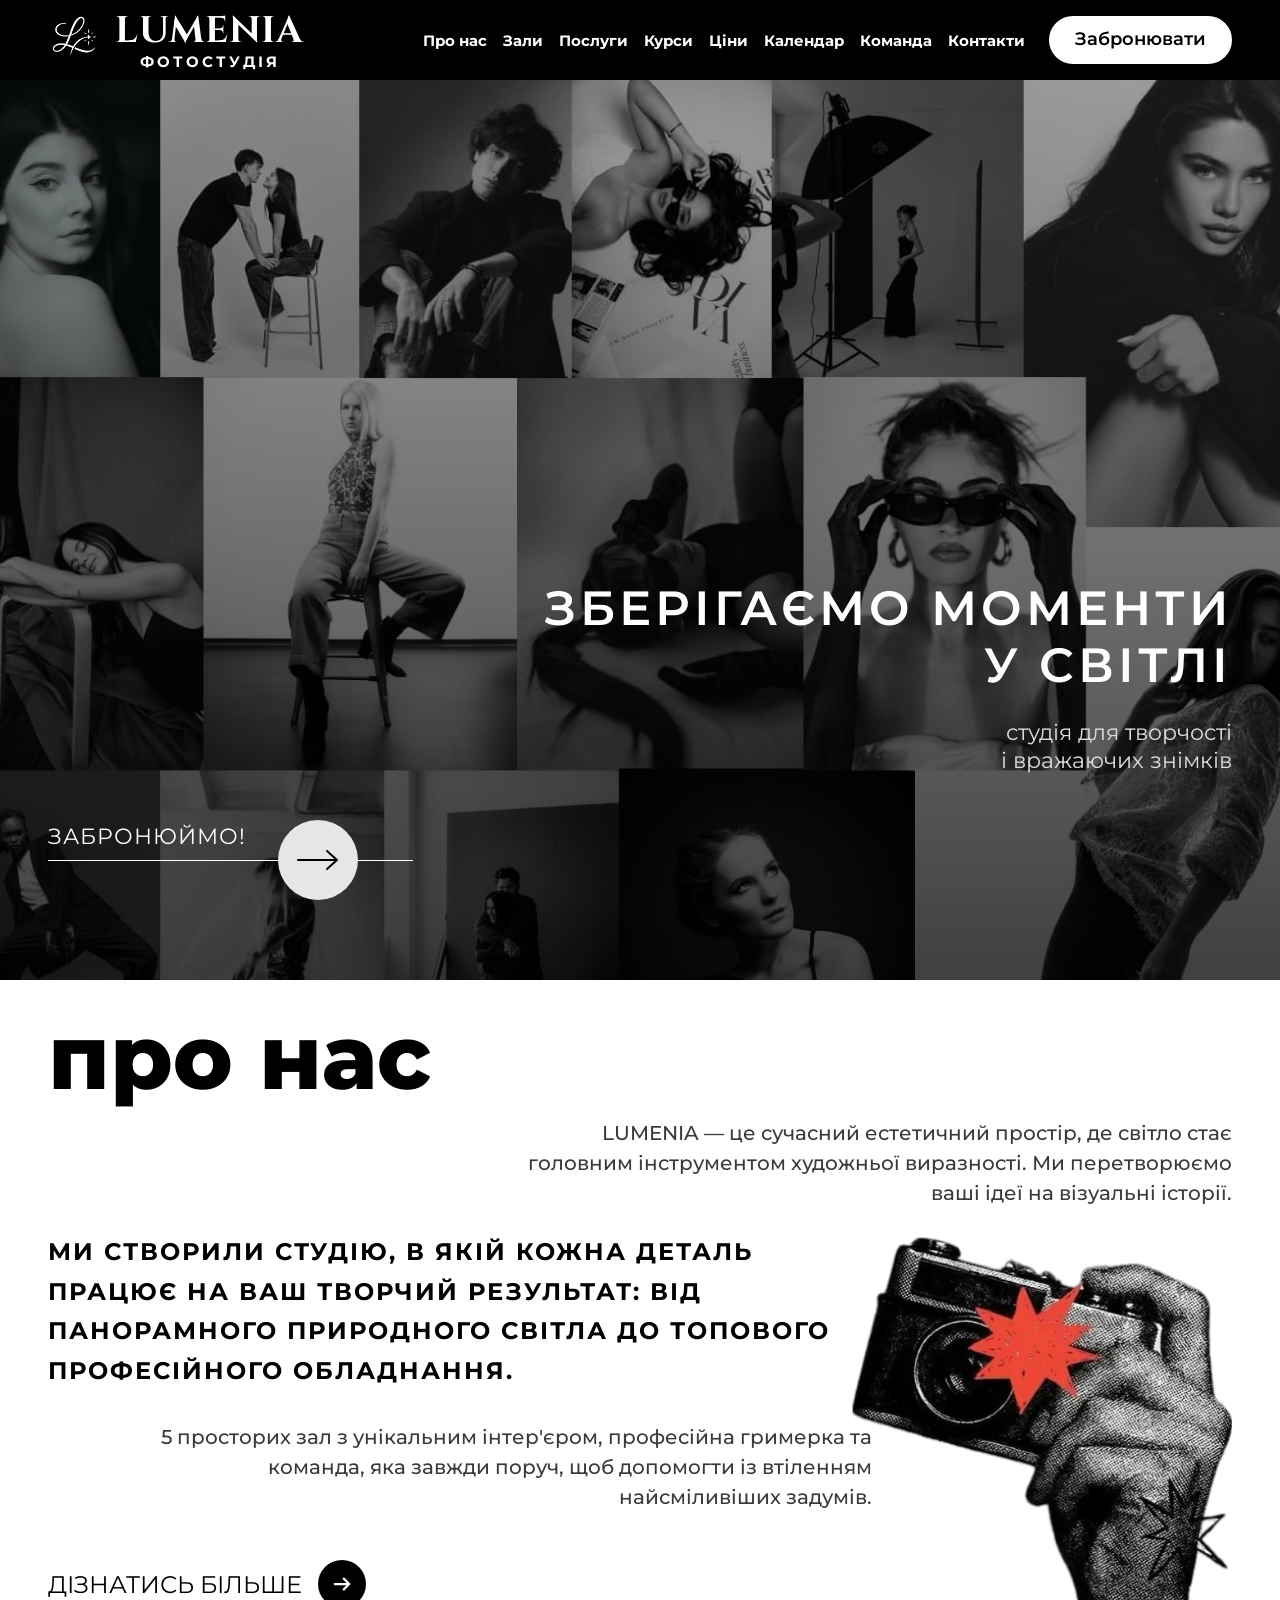
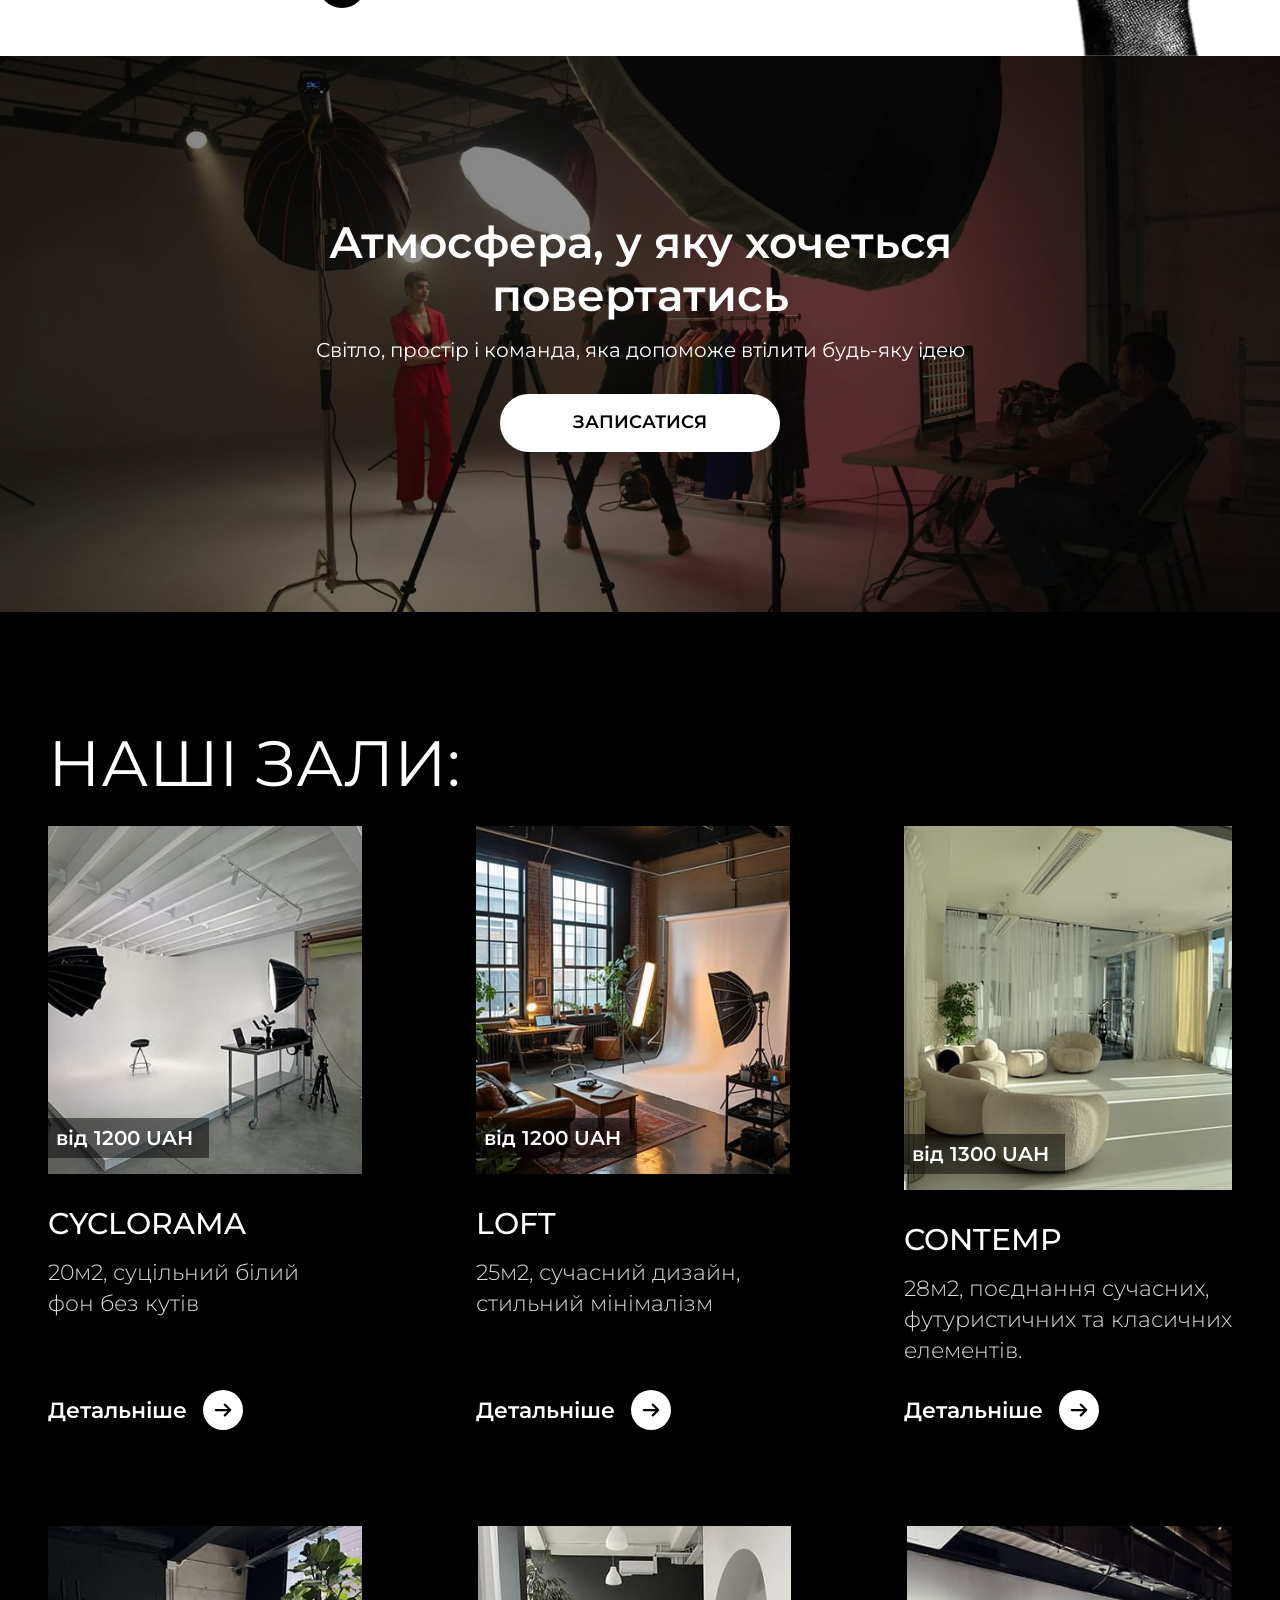
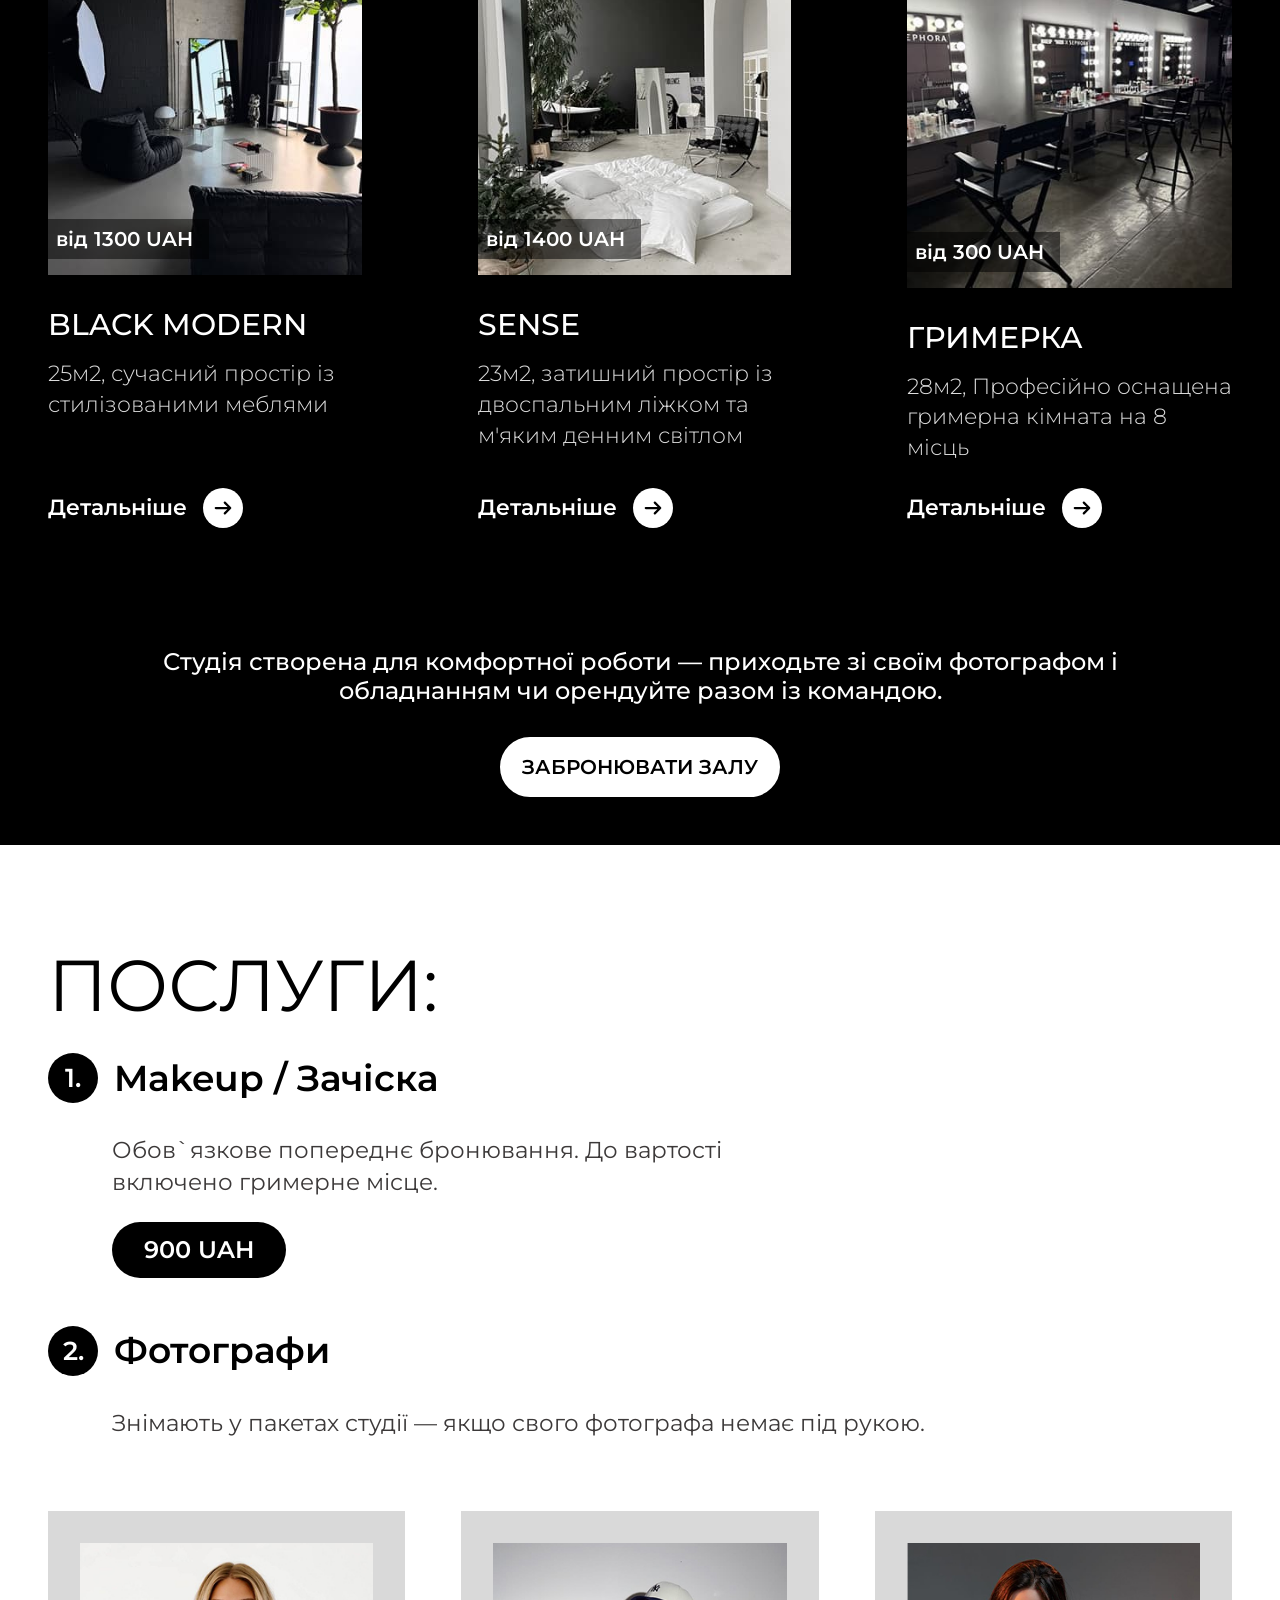
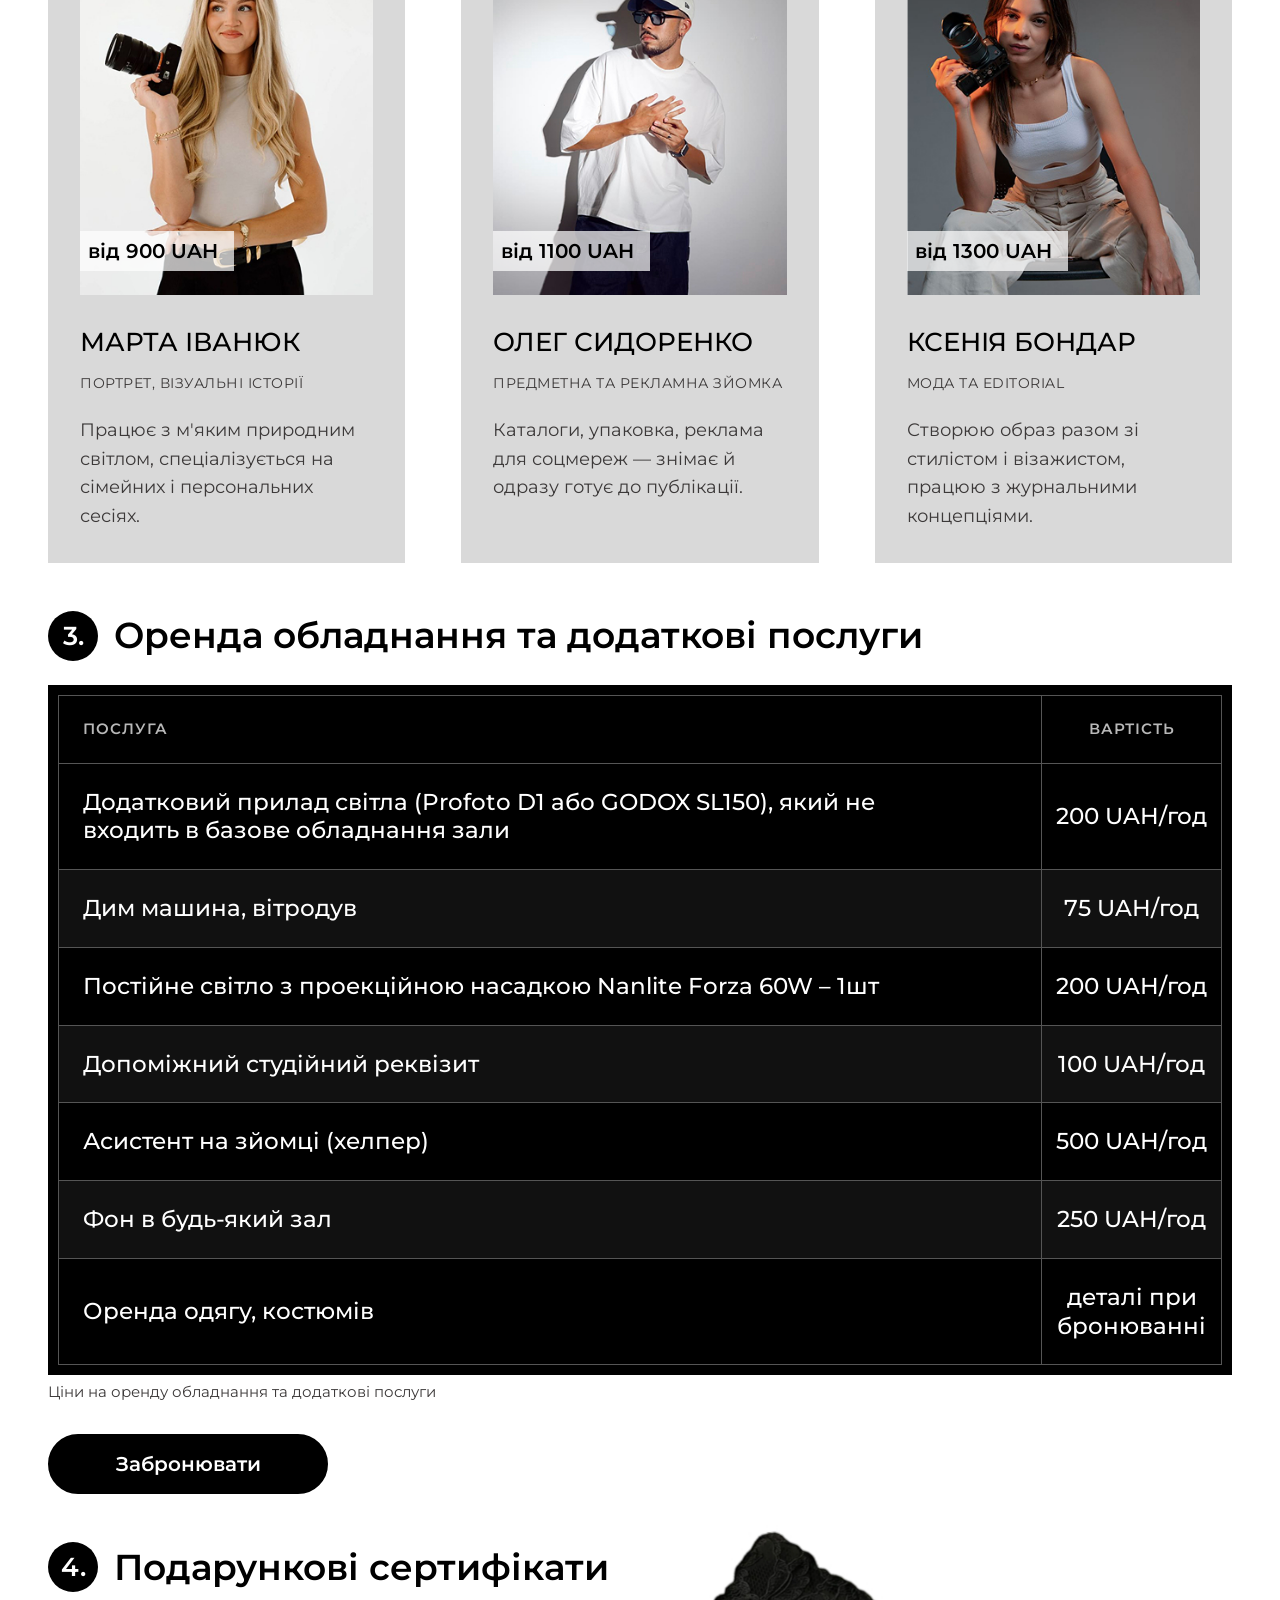
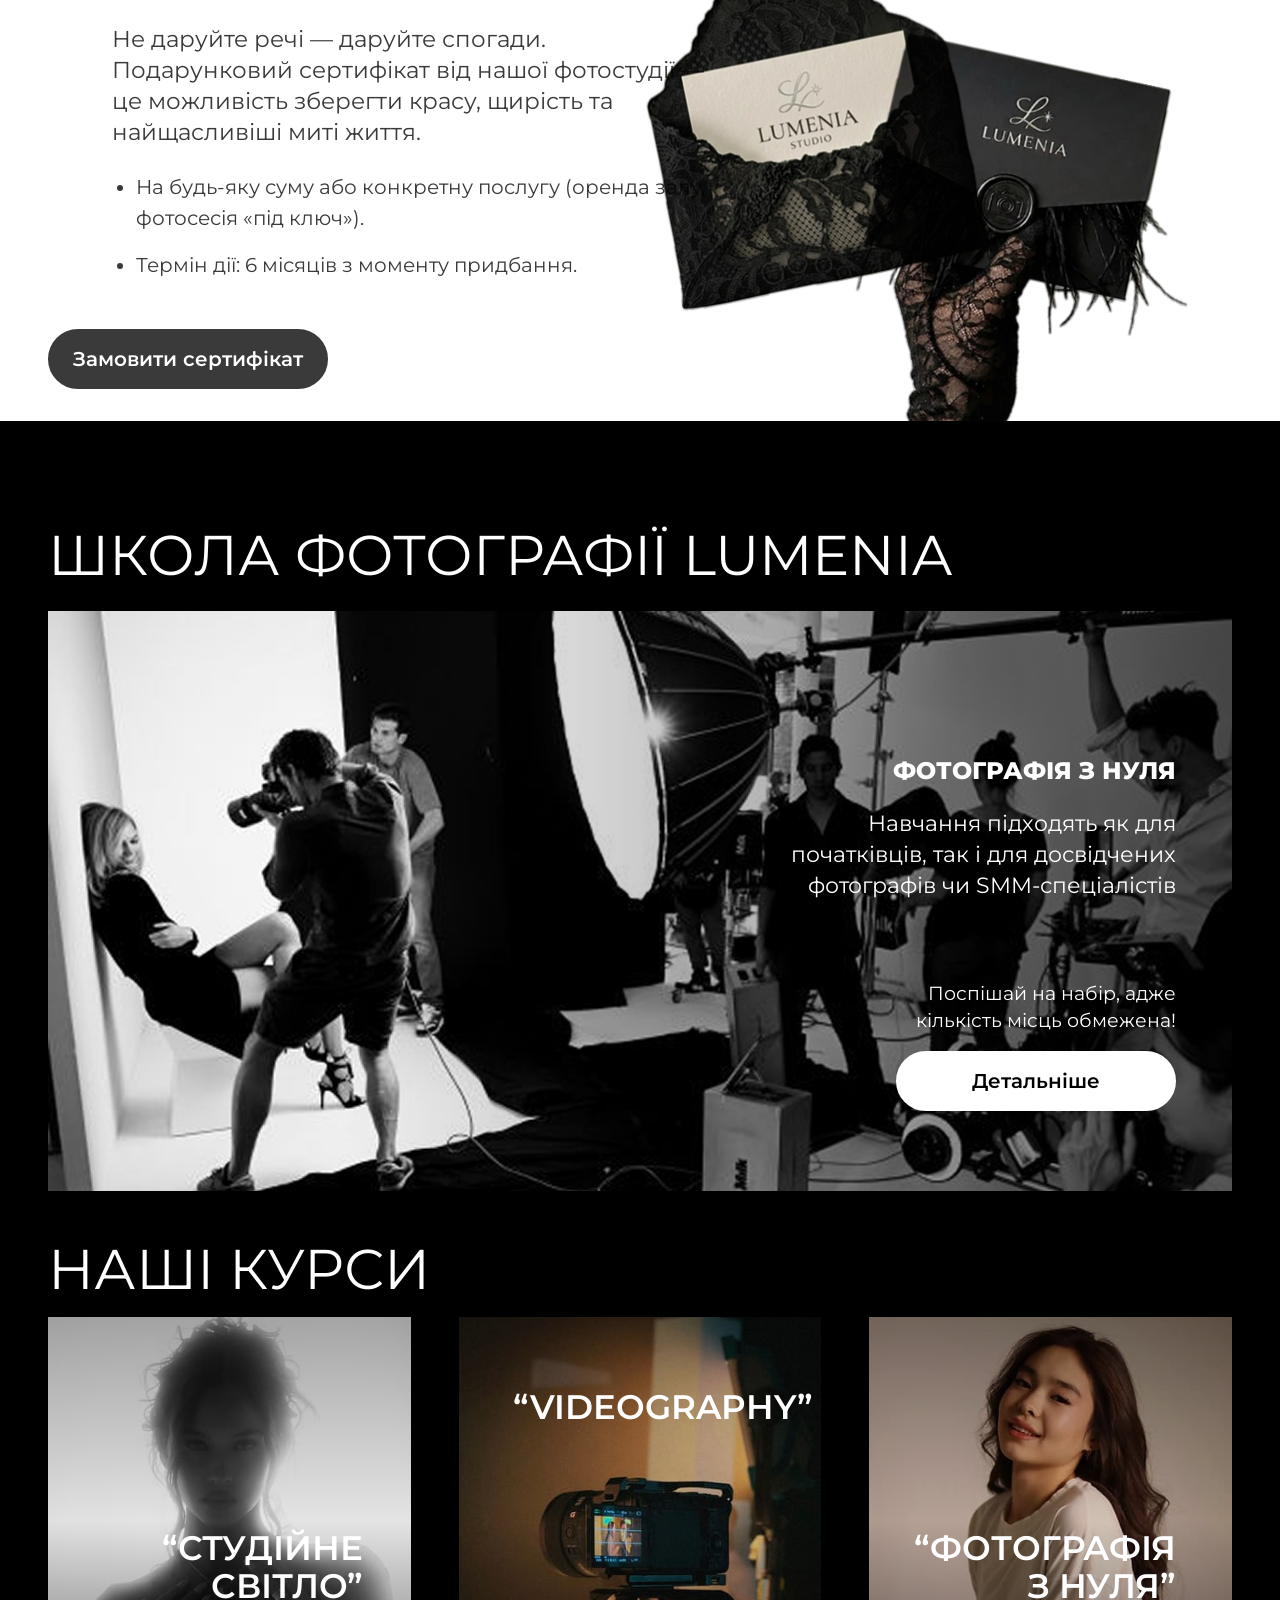
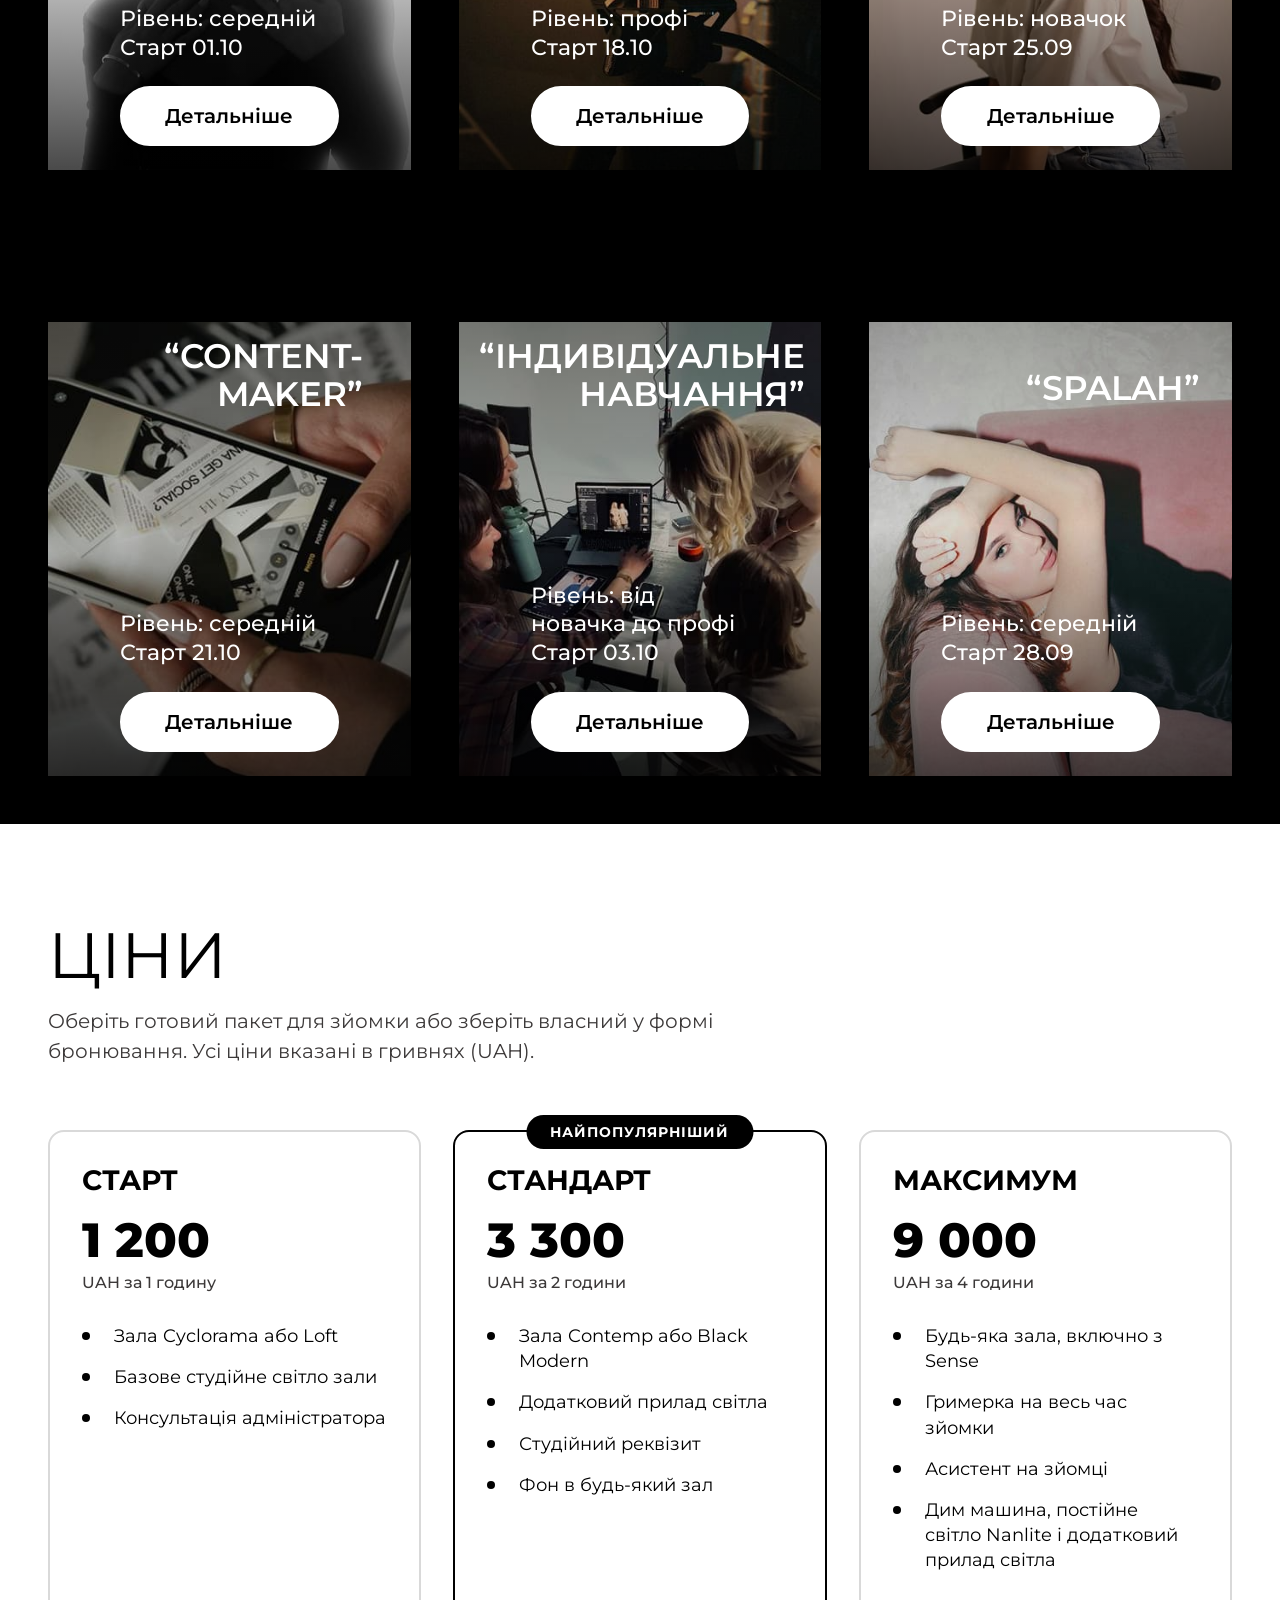
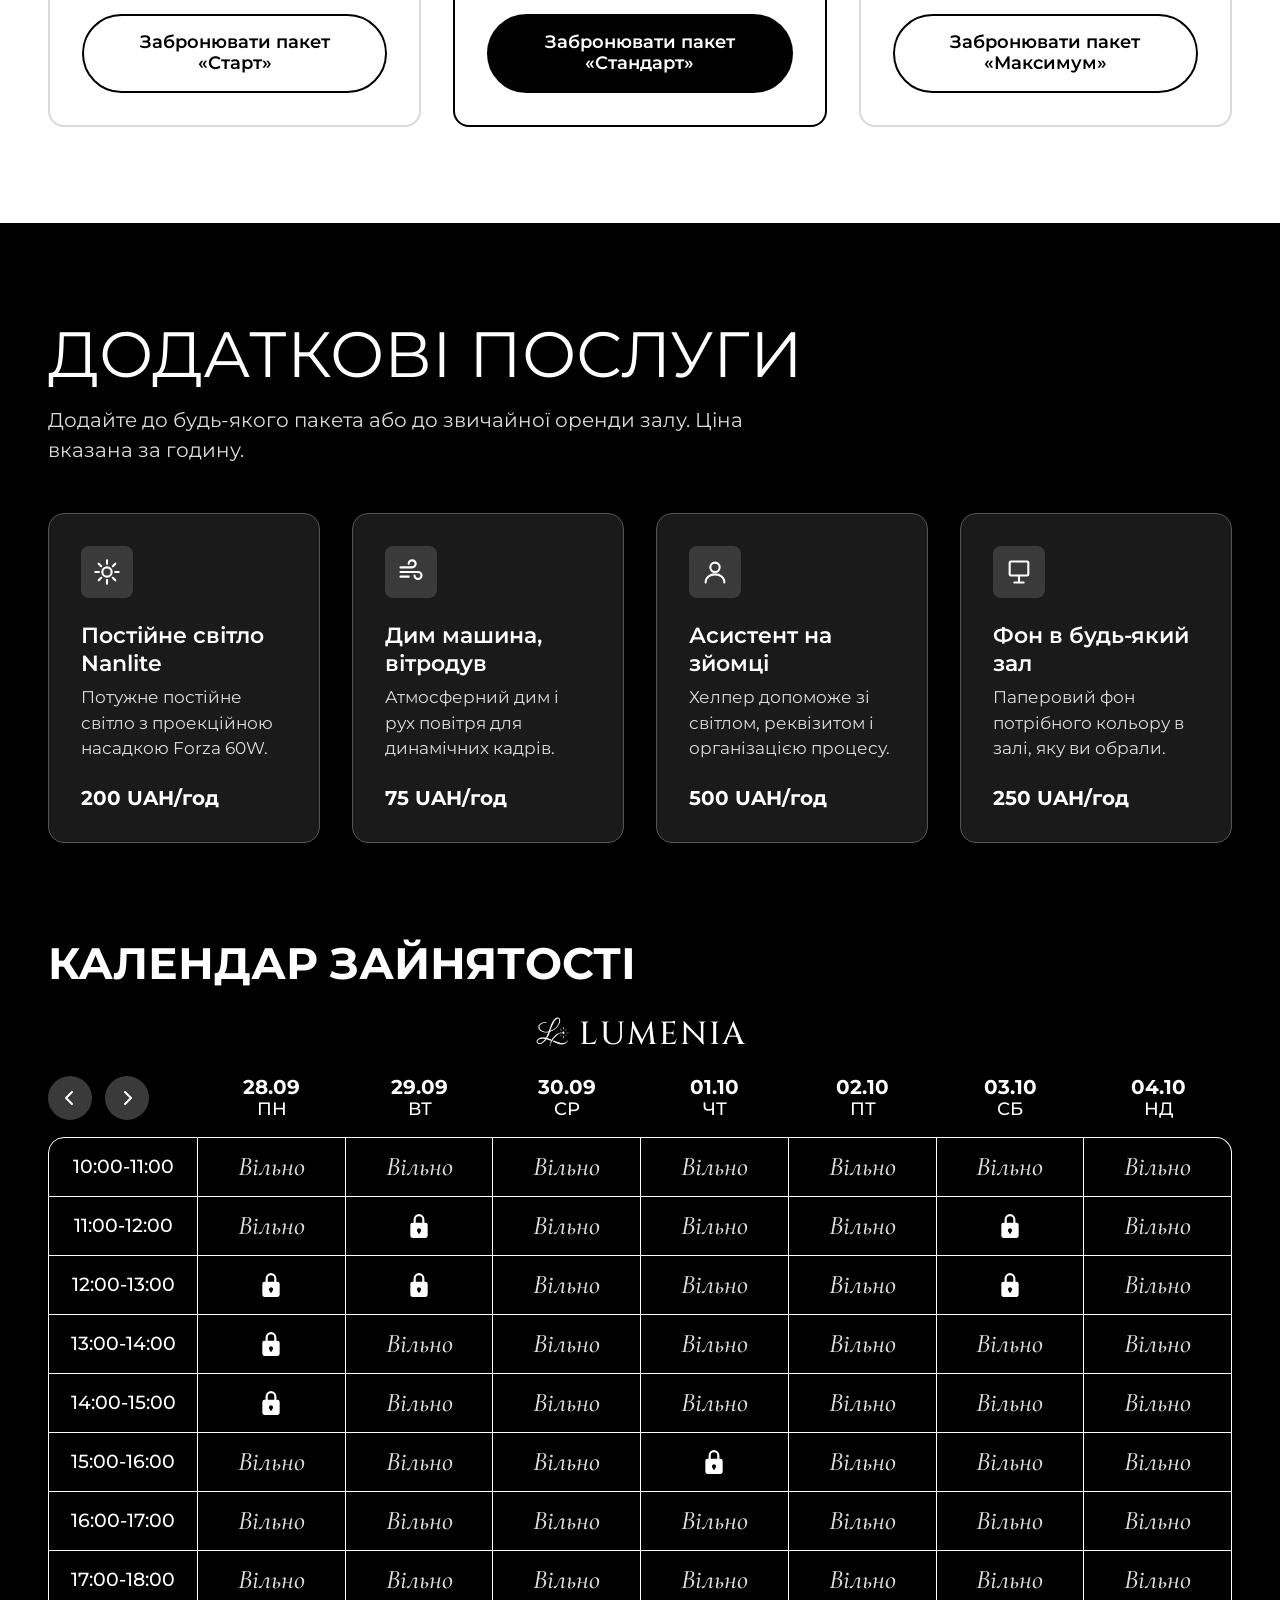
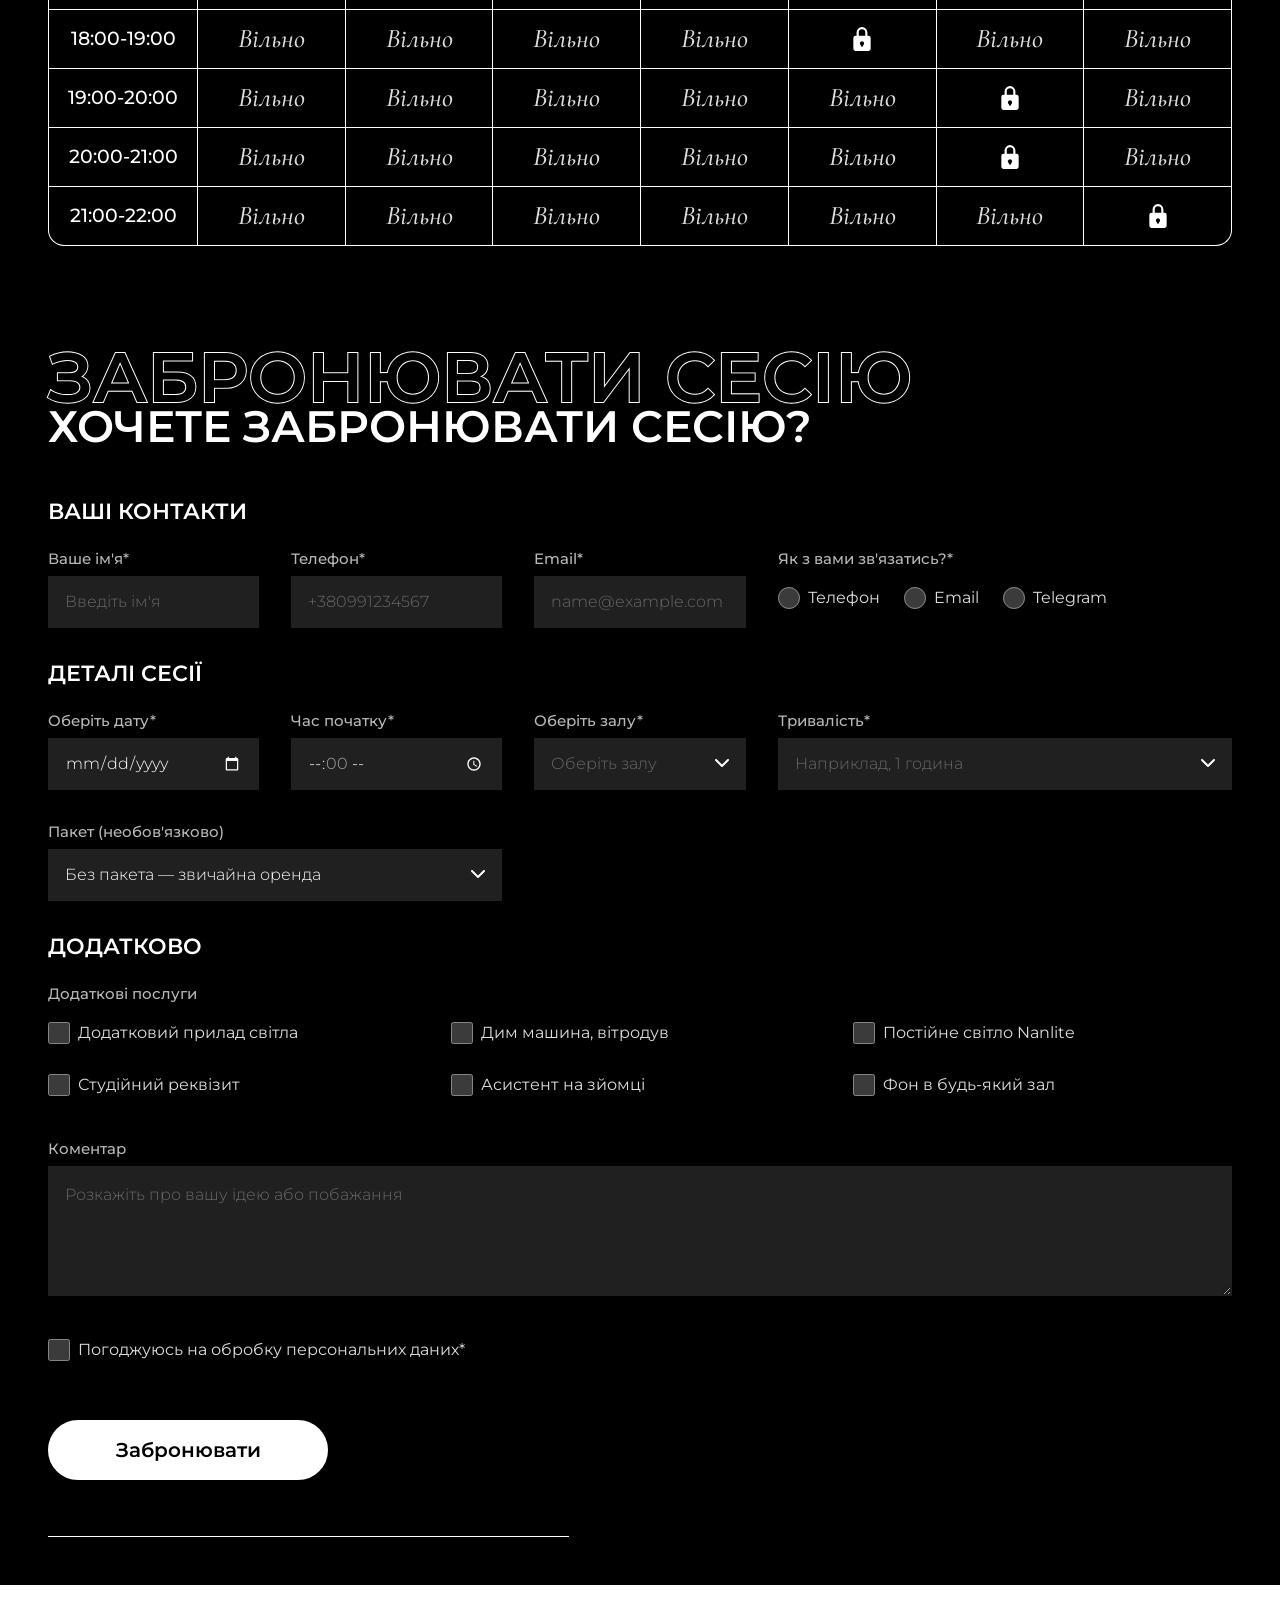
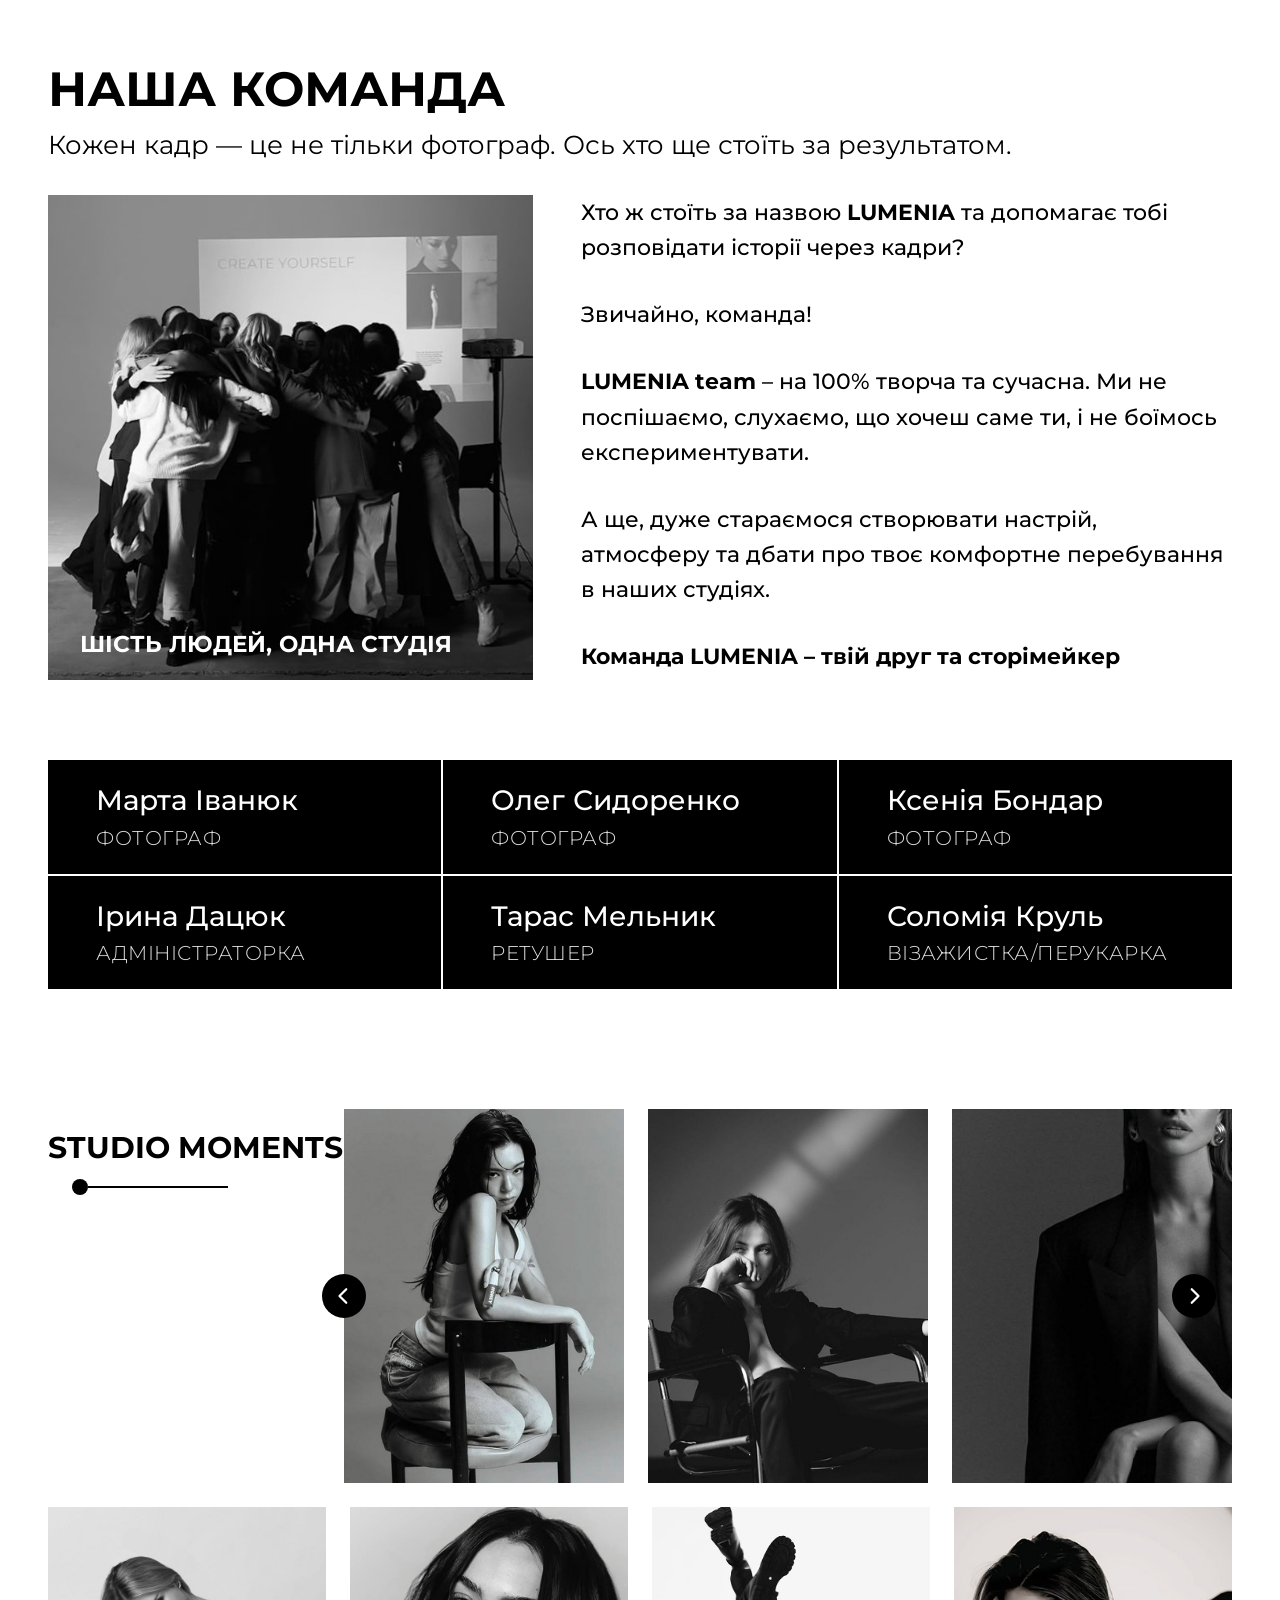
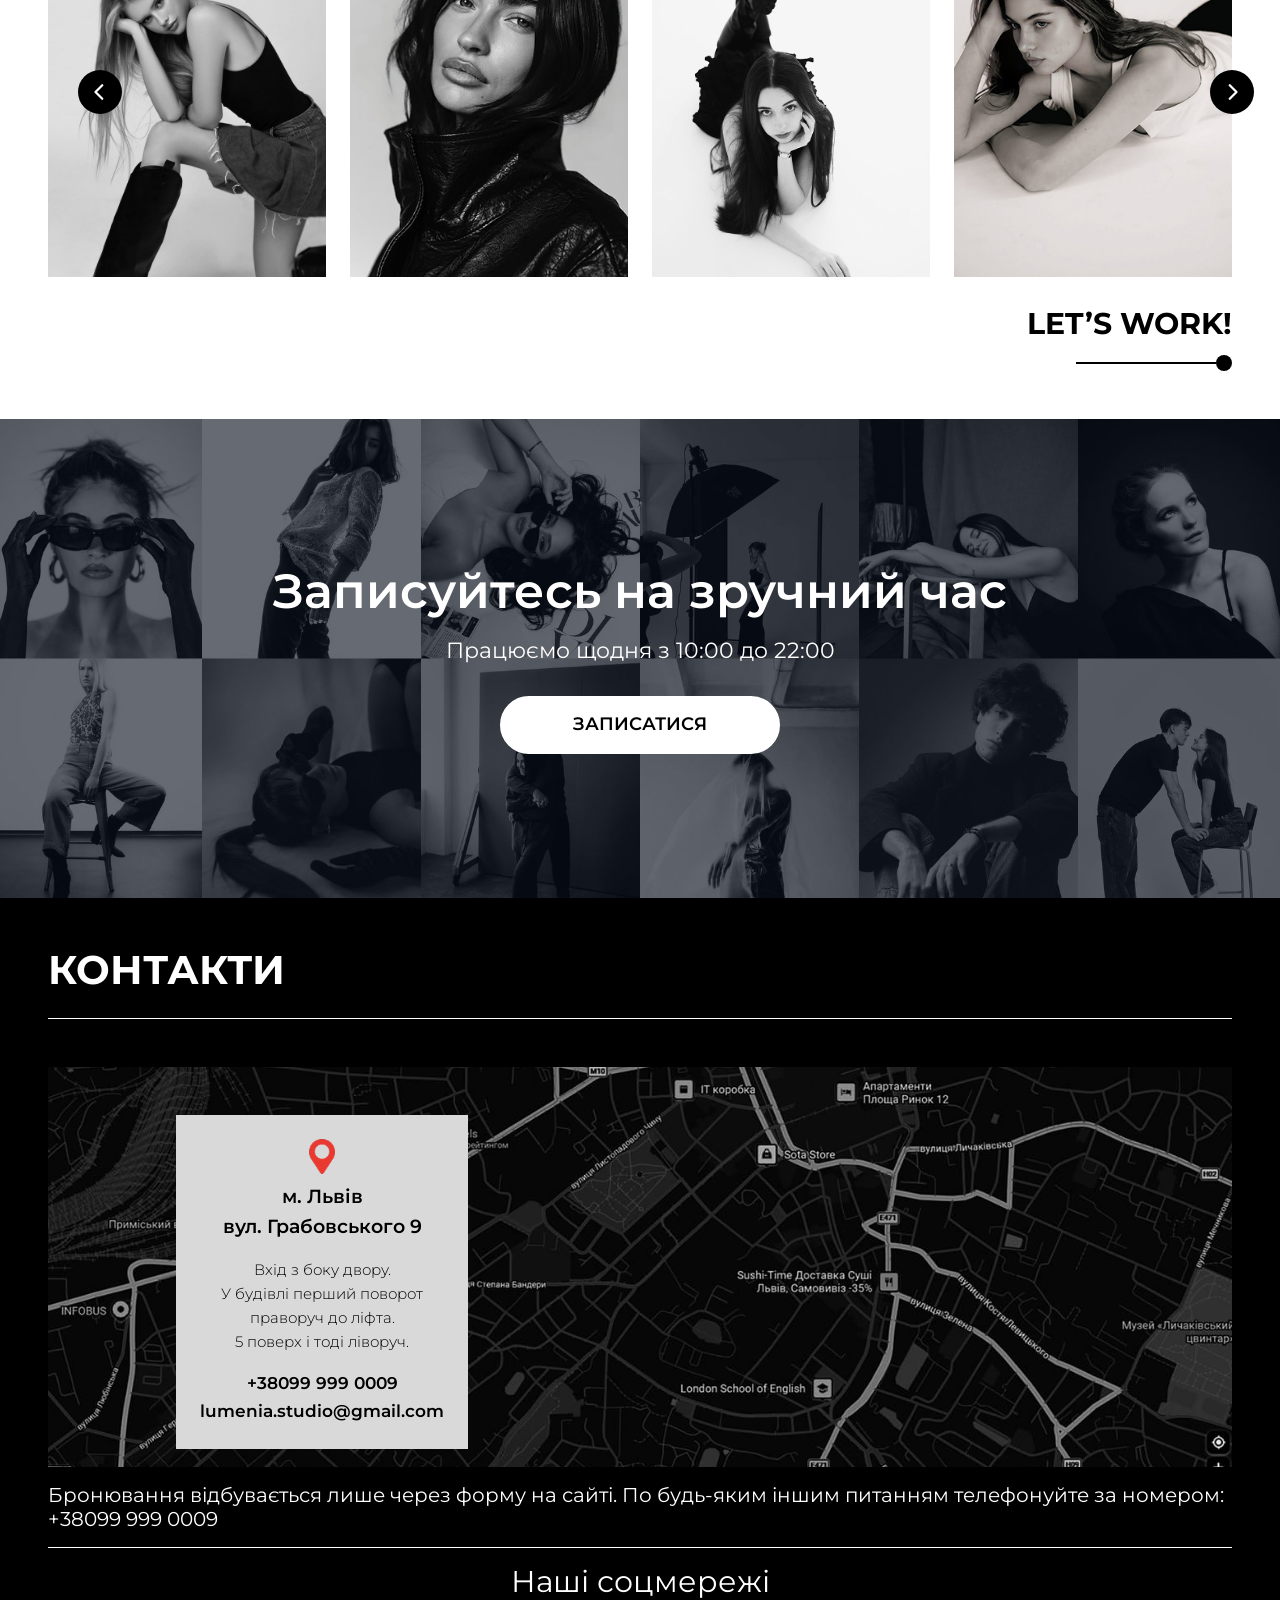
<file: index.html>
<!DOCTYPE html>
<html lang="uk">
<head>
  <meta charset="UTF-8">
  <meta name="viewport" content="width=device-width, initial-scale=1">
  <link rel="preconnect" href="https://fonts.googleapis.com">
  <link rel="preconnect" href="https://fonts.gstatic.com" crossorigin>
  <link href="https://fonts.googleapis.com/css2?family=Cinzel:wght@400;500;600;700&family=Cormorant+Garamond:ital,wght@1,500&family=Montserrat:wght@300;400;500;600;700;800;900&display=swap" rel="stylesheet">

  <title>Lumenia — фотостудія у Львові для оренди та фотосесій</title>
  <meta name="description" content="Фотостудія Lumenia у Львові: оренда залів для фотосесій, послуги фотографа та візажиста, школа фотографії. Ціни від 1200 UAH, бронювання онлайн.">

  <link rel="preload" as="image" href="img/hero-collage.jpg">
  <link rel="stylesheet" href="css/style.css">
</head>
<body>

  <header class="header">
    <div class="container header__inner">

      <div class="logo">
        <img class="logo__icon" src="img/logo.png" alt="Логотип фотостудії Lumenia" width="307" height="273">
        <span class="logo__text">
          LUMENIA
          <span class="logo__sub">ФОТОСТУДІЯ</span>
        </span>
      </div>

     
      <input class="nav-toggle" type="checkbox" id="nav-toggle">

      <label class="burger" for="nav-toggle" aria-label="Відкрити меню">
        <span></span>
      </label>

      <nav class="nav">
        <ul class="menu">
          <li><a href="#about">Про нас</a></li>
          <li><a href="#rooms">Зали</a></li>
          <li><a href="#services">Послуги</a></li>
          <li><a href="#courses">Курси</a></li>
          <li><a href="#pricing">Ціни</a></li>
          <li><a href="#calendar">Календар</a></li>
          <li><a href="#team">Команда</a></li>
          <li><a href="#contacts">Контакти</a></li>
        </ul>

        <a class="btn btn--primary" href="#booking">Забронювати</a>
      </nav>

    </div>
  </header>

  <main>

    <section class="hero">
      <div class="hero__inner">
        <h1 class="hero__title">Зберігаємо моменти <br>у світлі</h1>
        <p class="hero__text">студія для творчості <br>і вражаючих знімків</p>
      </div>

      <a class="hero__btn" href="#booking">
        <span class="hero__btn-text">Забронюймо!</span>
        <span class="hero__btn-row">
          <span class="hero__line hero__line--before"></span>
          <span class="hero__arrow">
            <svg width="44" height="22" viewBox="0 0 44 22" fill="none"><path d="M2 11H41M41 11L31 2M41 11L31 20" stroke="#000" stroke-width="2" stroke-linecap="round" stroke-linejoin="round"/></svg>
          </span>
          <span class="hero__line hero__line--after"></span>
        </span>
      </a>
    </section>


    <section class="about" id="about">
      <div class="about__inner">

        <h2 class="about__title">про нас</h2>

        <p class="about__intro">
          LUMENIA — це сучасний естетичний простір, де світло стає <br>
          головним інструментом художньої виразності. Ми перетворюємо <br>
          ваші ідеї на візуальні історії.
        </p>

        <div class="about__body">

          <div class="about__main">
            <p class="about__lead">
              МИ СТВОРИЛИ СТУДІЮ, В ЯКІЙ КОЖНА ДЕТАЛЬ <br>
              ПРАЦЮЄ НА ВАШ ТВОРЧИЙ РЕЗУЛЬТАТ: ВІД <br>
              ПАНОРАМНОГО ПРИРОДНОГО СВІТЛА ДО ТОПОВОГО <br>
              ПРОФЕСІЙНОГО ОБЛАДНАННЯ.
            </p>

            <p class="about__note">
              5 просторих зал з унікальним інтер'єром, професійна гримерка та <br>
              команда, яка завжди поруч, щоб допомогти із втіленням <br>
              найсміливіших задумів.
            </p>

            <a class="about__link" href="#rooms">
              ДІЗНАТИСЬ БІЛЬШЕ
              <span class="about__arrow"><svg width="18" height="18" viewBox="0 0 20 20" fill="none"><path d="M2 10H18M18 10L12 4M18 10L12 16" stroke="#fff" stroke-width="2.5" stroke-linecap="round" stroke-linejoin="round"/></svg></span>
            </a>
          </div>

          <img class="about__image" src="img/about-camera.webp" alt="Фотоапарат у студії Lumenia" width="464" height="512" loading="lazy" decoding="async">

        </div>

      </div>
    </section>


    <section class="hero-video">
      <video class="hero-video__media" src="video/lumenia-studio.mp4" poster="img/video-poster.jpg" autoplay muted loop playsinline preload="metadata" aria-hidden="true"></video>
      <div class="hero-video__content">
        <h2 class="hero-video__title">Атмосфера, у яку хочеться повертатись</h2>
        <p class="hero-video__text">Світло, простір і команда, яка допоможе втілити будь-яку ідею</p>
        <a class="btn btn--primary btn--fixed hero-video__btn" href="#booking">Записатися</a>
      </div>
    </section>


    <section class="rooms" id="rooms">
      <h2 class="rooms__title">НАШІ ЗАЛИ:</h2>

      <div class="rooms__list">

      <article class="room">
        <div class="room__photo media">
          <img class="media__img" src="img/room-cyclorama.jpg" alt="Зал CYCLORAMA з білим фоном" width="736" height="981" loading="lazy" decoding="async">
          <span class="room__price">від 1200 UAH</span>
        </div>
        <h3 class="room__name">CYCLORAMA</h3>
        <p class="room__text">20м2, суцільний білий <br>фон без кутів</p>
        <a class="room__link" href="#booking" aria-label="Детальніше про зал CYCLORAMA">
          Детальніше
          <span class="room__arrow"><svg width="18" height="18" viewBox="0 0 20 20" fill="none"><path d="M2 10H18M18 10L12 4M18 10L12 16" stroke="#000" stroke-width="2.5" stroke-linecap="round" stroke-linejoin="round"/></svg></span>
        </a>
      </article>

      <article class="room">
        <div class="room__photo media">
          <img class="media__img" src="img/room-loft.jpg" alt="Зал LOFT у стилі мінімалізм" width="736" height="1177" loading="lazy" decoding="async">
          <span class="room__price">від 1200 UAH</span>
        </div>
        <h3 class="room__name">LOFT</h3>
        <p class="room__text">25м2, сучасний дизайн, <br>стильний мінімалізм</p>
        <a class="room__link" href="#booking" aria-label="Детальніше про зал LOFT">
          Детальніше
          <span class="room__arrow"><svg width="18" height="18" viewBox="0 0 20 20" fill="none"><path d="M2 10H18M18 10L12 4M18 10L12 16" stroke="#000" stroke-width="2.5" stroke-linecap="round" stroke-linejoin="round"/></svg></span>
        </a>
      </article>

      <article class="room">
        <div class="room__photo media">
          <img class="media__img" src="img/room-contemp.jpg" alt="Зал CONTEMP із сучасним інтер’єром" width="736" height="981" loading="lazy" decoding="async">
          <span class="room__price">від 1300 UAH</span>
        </div>
        <h3 class="room__name">CONTEMP</h3>
        <p class="room__text">28м2, поєднання сучасних, <br>футуристичних та класичних <br>елементів.</p>
        <a class="room__link" href="#booking" aria-label="Детальніше про зал CONTEMP">
          Детальніше
          <span class="room__arrow"><svg width="18" height="18" viewBox="0 0 20 20" fill="none"><path d="M2 10H18M18 10L12 4M18 10L12 16" stroke="#000" stroke-width="2.5" stroke-linecap="round" stroke-linejoin="round"/></svg></span>
        </a>
      </article>

      <article class="room">
        <div class="room__photo media">
          <img class="media__img" src="img/room-black-modern.jpg" alt="Зал BLACK MODERN" width="735" height="887" loading="lazy" decoding="async">
          <span class="room__price">від 1300 UAH</span>
        </div>
        <h3 class="room__name">BLACK MODERN</h3>
        <p class="room__text">25м2, сучасний простір із <br>стилізованими меблями</p>
        <a class="room__link" href="#booking" aria-label="Детальніше про зал BLACK MODERN">
          Детальніше
          <span class="room__arrow"><svg width="18" height="18" viewBox="0 0 20 20" fill="none"><path d="M2 10H18M18 10L12 4M18 10L12 16" stroke="#000" stroke-width="2.5" stroke-linecap="round" stroke-linejoin="round"/></svg></span>
        </a>
      </article>

      <article class="room">
        <div class="room__photo media">
          <img class="media__img" src="img/room-sense.jpg" alt="Зал SENSE з двоспальним ліжком" width="736" height="981" loading="lazy" decoding="async">
          <span class="room__price">від 1400 UAH</span>
        </div>
        <h3 class="room__name">SENSE</h3>
        <p class="room__text">23м2, затишний простір із <br>двоспальним ліжком та <br>м'яким денним світлом</p>
        <a class="room__link" href="#booking" aria-label="Детальніше про зал SENSE">
          Детальніше
          <span class="room__arrow"><svg width="18" height="18" viewBox="0 0 20 20" fill="none"><path d="M2 10H18M18 10L12 4M18 10L12 16" stroke="#000" stroke-width="2.5" stroke-linecap="round" stroke-linejoin="round"/></svg></span>
        </a>
      </article>

      <article class="room">
        <div class="room__photo media">
          <img class="media__img" src="img/room-grimerka.jpg" alt="Професійна гримерка студії" width="736" height="981" loading="lazy" decoding="async">
          <span class="room__price">від 300 UAH</span>
        </div>
        <h3 class="room__name">ГРИМЕРКА</h3>
        <p class="room__text">28м2, Професійно оснащена <br>гримерна кімната на 8 <br>місць</p>
        <a class="room__link" href="#booking" aria-label="Детальніше про зал ГРИМЕРКА">
          Детальніше
          <span class="room__arrow"><svg width="18" height="18" viewBox="0 0 20 20" fill="none"><path d="M2 10H18M18 10L12 4M18 10L12 16" stroke="#000" stroke-width="2.5" stroke-linecap="round" stroke-linejoin="round"/></svg></span>
        </a>
      </article>

      </div>

      <p class="rooms__note">
        Студія створена для комфортної роботи — приходьте зі своїм фотографом і <br>
        обладнанням чи орендуйте разом із командою.
      </p>

      <a class="btn btn--primary btn--fixed rooms__btn" href="#booking">ЗАБРОНЮВАТИ ЗАЛУ</a>
    </section>


    <section class="services" id="services">

      <h2 class="services__title">ПОСЛУГИ:</h2>

      <div class="service">
        <div class="service__head">
          <span class="service__num">1.</span>
          <h3 class="service__name">Makeup / Зачіска</h3>
        </div>
        <div class="service__body">
          <p class="service__desc">Обов`язкове попереднє бронювання. До вартості <br>включено гримерне місце.</p>
          <span class="service__price">900 UAH</span>
        </div>
      </div>

      <div class="service">
        <div class="service__head">
          <span class="service__num">2.</span>
          <h3 class="service__name">Фотографи</h3>
        </div>
        <div class="service__body">
          <p class="service__desc">Знімають у пакетах студії — якщо свого фотографа немає під рукою.</p>
        </div>

        <div class="photographers">

          <article class="photographer">
            <div class="photographer__photo media">
              <img class="media__img" src="img/photographer-marta.jpg" alt="Фотограф Марта Іванюк" width="760" height="1064" loading="lazy" decoding="async">
              <span class="photographer__price">від 900 UAH</span>
            </div>
            <h4 class="photographer__name">Марта Іванюк</h4>
            <p class="photographer__role">Портрет, візуальні історії</p>
            <p class="photographer__text">Працює з м'яким природним світлом, спеціалізується на сімейних і персональних сесіях.</p>
          </article>

          <article class="photographer">
            <div class="photographer__photo media">
              <img class="media__img" src="img/photographer-oleg.jpg" alt="Фотограф Олег Сидоренко" width="760" height="1057" loading="lazy" decoding="async">
              <span class="photographer__price">від 1100 UAH</span>
            </div>
            <h4 class="photographer__name">Олег Сидоренко</h4>
            <p class="photographer__role">Предметна та рекламна зйомка</p>
            <p class="photographer__text">Каталоги, упаковка, реклама для соцмереж — знімає й одразу готує до публікації.</p>
          </article>

          <article class="photographer">
            <div class="photographer__photo media">
              <img class="media__img" src="img/photographer-ksenia.jpg" alt="Фотограф Ксенія Бондар" width="720" height="894" loading="lazy" decoding="async">
              <span class="photographer__price">від 1300 UAH</span>
            </div>
            <h4 class="photographer__name">Ксенія Бондар</h4>
            <p class="photographer__role">Мода та editorial</p>
            <p class="photographer__text">Створюю образ разом зі стилістом і візажистом, працюю з журнальними концепціями.</p>
          </article>

        </div>
      </div>

      <div class="service">
        <div class="service__head">
          <span class="service__num">3.</span>
          <h3 class="service__name">Оренда обладнання та додаткові послуги</h3>
        </div>

        <div class="table-wrap">
          <table class="equip">
            <caption class="equip__caption">Ціни на оренду обладнання та додаткові послуги</caption>
            <thead>
              <tr><th scope="col">Послуга</th><th scope="col">Вартість</th></tr>
            </thead>
            <tbody>
            <tr><th scope="row">Додатковий прилад світла (Profoto D1 або GODOX SL150), який не <br>входить в базове обладнання зали</th><td>200 UAH/год</td></tr>
            <tr><th scope="row">Дим машина, вітродув</th><td>75 UAH/год</td></tr>
            <tr><th scope="row">Постійне світло з проекційною насадкою Nanlite Forza 60W – 1шт</th><td>200 UAH/год</td></tr>
            <tr><th scope="row">Допоміжний студійний реквізит</th><td>100 UAH/год</td></tr>
            <tr><th scope="row">Асистент на зйомці (хелпер)</th><td>500 UAH/год</td></tr>
            <tr><th scope="row">Фон в будь-який зал</th><td>250 UAH/год</td></tr>
            <tr><th scope="row">Оренда одягу, костюмів</th><td>деталі при бронюванні</td></tr>
            </tbody>
          </table>
        </div>

        <a class="btn btn--primary btn--fixed service__action" href="#booking">Забронювати</a>
      </div>

      <div class="service service--certs">
        <div class="certs__text">
          <div class="service__head">
            <span class="service__num">4.</span>
            <h3 class="service__name">Подарункові сертифікати</h3>
          </div>
          <div class="service__body">
            <p class="service__desc">Не даруйте речі — даруйте спогади. <br>Подарунковий сертифікат від нашої фотостудії — <br>це можливість зберегти красу, щирість та <br>найщасливіші миті життя.</p>
            <ul class="certs__list">
              <li>На будь-яку суму або конкретну послугу (оренда залу, <br>фотосесія «під ключ»).</li>
              <li>Термін дії: 6 місяців з моменту придбання.</li>
            </ul>
          </div>
          <a class="btn btn--accent btn--fixed service__action" href="#booking">Замовити сертифікат</a>
        </div>
        <div class="certs__images">
          <img class="certs__img certs__img--1" src="img/certificate-1.jpg" alt="Подарунковий сертифікат Lumenia, варіант 1" width="760" height="760" loading="lazy" decoding="async">
          <img class="certs__img certs__img--2" src="img/certificate-2.jpg" alt="Подарунковий сертифікат Lumenia, варіант 2" width="501" height="681" loading="lazy" decoding="async">
        </div>
      </div>

    </section>


    <section class="courses" id="courses">

      <h2 class="courses__title">ШКОЛА ФОТОГРАФІЇ LUMENIA</h2>

      <div class="school media">
        <img class="media__img" src="img/school-banner.jpg" alt="Навчання у школі фотографії Lumenia" width="620" height="373" loading="lazy" decoding="async">
        <div class="school__content">
          <h3 class="school__name">ФОТОГРАФІЯ З НУЛЯ</h3>
          <p class="school__text">Навчання підходять як для <br>початківців, так і для досвідчених <br>фотографів чи SMM-спеціалістів</p>
          <p class="school__note">Поспішай на набір, адже <br>кількість місць обмежена!</p>
          <a class="btn btn--primary btn--fixed" href="#booking" aria-label="Детальніше про курс «Фотографія з нуля»">Детальніше</a>
        </div>
      </div>

      <h2 class="courses__subtitle">НАШІ КУРСИ</h2>

      <div class="courses__list">

      <article class="course media">
        <img class="media__img" src="img/course-studio-light.jpg" alt="Курс «Студійне світло»" width="736" height="920" loading="lazy" decoding="async">
        <h3 class="course__name">“СТУДІЙНЕ <br>СВІТЛО”</h3>
        <div class="course__bottom">
          <p class="course__info">Рівень: середній <br>Старт 01.10</p>
          <a class="btn btn--primary btn--fixed" href="#booking" aria-label="Детальніше про курс СТУДІЙНЕ СВІТЛО">Детальніше</a>
        </div>
      </article>

      <article class="course media">
        <img class="media__img" src="img/course-videography.jpg" alt="Курс «Videography»" width="736" height="981" loading="lazy" decoding="async">
        <h3 class="course__name">“VIDEOGRAPHY”</h3>
        <div class="course__bottom">
          <p class="course__info">Рівень: профі <br>Старт 18.10</p>
          <a class="btn btn--primary btn--fixed" href="#booking" aria-label="Детальніше про курс VIDEOGRAPHY">Детальніше</a>
        </div>
      </article>

      <article class="course media">
        <img class="media__img" src="img/course-photo-zero.jpg" alt="Курс «Фотографія з нуля»" width="736" height="1104" loading="lazy" decoding="async">
        <h3 class="course__name">“ФОТОГРАФІЯ <br>З НУЛЯ”</h3>
        <div class="course__bottom">
          <p class="course__info">Рівень: новачок <br>Старт 25.09</p>
          <a class="btn btn--primary btn--fixed" href="#booking" aria-label="Детальніше про курс ФОТОГРАФІЯ З НУЛЯ">Детальніше</a>
        </div>
      </article>

      <article class="course media">
        <img class="media__img" src="img/course-content-maker.jpg" alt="Курс «Content-maker»" width="736" height="757" loading="lazy" decoding="async">
        <h3 class="course__name">“CONTENT- <br>MAKER”</h3>
        <div class="course__bottom">
          <p class="course__info">Рівень: середній <br>Старт 21.10</p>
          <a class="btn btn--primary btn--fixed" href="#booking" aria-label="Детальніше про курс CONTENT-MAKER">Детальніше</a>
        </div>
      </article>

      <article class="course media">
        <img class="media__img" src="img/course-individual.jpg" alt="Індивідуальне навчання" width="736" height="1067" loading="lazy" decoding="async">
        <h3 class="course__name">“ІНДИВІДУАЛЬНЕ <br>НАВЧАННЯ”</h3>
        <div class="course__bottom">
          <p class="course__info">Рівень: від новачка до профі <br>Старт 03.10</p>
          <a class="btn btn--primary btn--fixed" href="#booking" aria-label="Детальніше про курс ІНДИВІДУАЛЬНЕ НАВЧАННЯ">Детальніше</a>
        </div>
      </article>

      <article class="course media">
        <img class="media__img" src="img/course-mk-spalah.jpg" alt="Курс «SPALAH»" width="736" height="1104" loading="lazy" decoding="async">
        <h3 class="course__name">“SPALAH”</h3>
        <div class="course__bottom">
          <p class="course__info">Рівень: середній <br>Старт 28.09</p>
          <a class="btn btn--primary btn--fixed" href="#booking" aria-label="Детальніше про курс SPALAH">Детальніше</a>
        </div>
      </article>

      </div>

    </section>


    <section class="pricing" id="pricing" aria-labelledby="pricing-title">

      <h2 class="pricing__title" id="pricing-title">Ціни</h2>
      <p class="pricing__lead">Оберіть готовий пакет для зйомки або зберіть власний у формі бронювання. Усі ціни вказані в гривнях (UAH).</p>

      <div class="pricing__grid">

        <article class="plan">
          <h3 class="plan__name">Старт</h3>
          <p class="plan__price">1 200 <span class="plan__cur">UAH за 1 годину</span></p>
          <ul class="plan__list">
            <li>Зала Cyclorama або Loft</li>
            <li>Базове студійне світло зали</li>
            <li>Консультація адміністратора</li>
          </ul>
          <a class="btn btn--ghost" href="#booking" data-package="Старт" data-duration="1 година">Забронювати пакет «Старт»</a>
        </article>

        <article class="plan plan--featured">
          <span class="plan__badge">Найпопулярніший</span>
          <h3 class="plan__name">Стандарт</h3>
          <p class="plan__price">3 300 <span class="plan__cur">UAH за 2 години</span></p>
          <ul class="plan__list">
            <li>Зала Contemp або Black Modern</li>
            <li>Додатковий прилад світла</li>
            <li>Студійний реквізит</li>
            <li>Фон в будь-який зал</li>
          </ul>
          <a class="btn btn--primary" href="#booking" data-package="Стандарт" data-duration="2 години">Забронювати пакет «Стандарт»</a>
        </article>

        <article class="plan">
          <h3 class="plan__name">Максимум</h3>
          <p class="plan__price">9 000 <span class="plan__cur">UAH за 4 години</span></p>
          <ul class="plan__list">
            <li>Будь-яка зала, включно з Sense</li>
            <li>Гримерка на весь час зйомки</li>
            <li>Асистент на зйомці</li>
            <li>Дим машина, постійне світло Nanlite і додатковий прилад світла</li>
          </ul>
          <a class="btn btn--ghost" href="#booking" data-package="Максимум" data-duration="4 години">Забронювати пакет «Максимум»</a>
        </article>

      </div>
    </section>


    <section class="extras" id="extras" aria-labelledby="extras-title">

      <h2 class="extras__title" id="extras-title">Додаткові послуги</h2>
      <p class="extras__lead">Додайте до будь-якого пакета або до звичайної оренди залу. Ціна вказана за годину.</p>

      <div class="cards">

        <article class="card">
          <div class="card__icon"><img src="img/icon-light.svg" alt="" width="28" height="28"></div>
          <h3 class="card__title">Постійне світло Nanlite</h3>
          <p class="card__text">Потужне постійне світло з проекційною насадкою Forza 60W.</p>
          <p class="card__price">200 UAH/год</p>
        </article>

        <article class="card">
          <div class="card__icon"><img src="img/icon-smoke.svg" alt="" width="28" height="28"></div>
          <h3 class="card__title">Дим машина, вітродув</h3>
          <p class="card__text">Атмосферний дим і рух повітря для динамічних кадрів.</p>
          <p class="card__price">75 UAH/год</p>
        </article>

        <article class="card">
          <div class="card__icon"><img src="img/icon-assistant.svg" alt="" width="28" height="28"></div>
          <h3 class="card__title">Асистент на зйомці</h3>
          <p class="card__text">Хелпер допоможе зі світлом, реквізитом і організацією процесу.</p>
          <p class="card__price">500 UAH/год</p>
        </article>

        <article class="card">
          <div class="card__icon"><img src="img/icon-backdrop.svg" alt="" width="28" height="28"></div>
          <h3 class="card__title">Фон в будь-який зал</h3>
          <p class="card__text">Паперовий фон потрібного кольору в залі, яку ви обрали.</p>
          <p class="card__price">250 UAH/год</p>
        </article>

      </div>
    </section>


    <section class="calendar" id="calendar">

      <h2 class="calendar__title">КАЛЕНДАР ЗАЙНЯТОСТІ</h2>

      <div class="calendar__logo">
        <img class="calendar__logo-img" src="img/logo.png" alt="Логотип Lumenia" width="307" height="273" loading="lazy" decoding="async">
        <span>LUMENIA</span>
      </div>

      <table class="cal">
        <thead>
          <tr>
            <th class="cal__nav">
              <button type="button" class="cal__arrow" aria-label="Попередній тиждень">
                <svg width="16" height="16" viewBox="0 0 16 16" fill="none"><path d="M10 2L4 8l6 6" stroke="#fff" stroke-width="2" stroke-linecap="round" stroke-linejoin="round"/></svg>
              </button>
              <button type="button" class="cal__arrow" aria-label="Наступний тиждень">
                <svg width="16" height="16" viewBox="0 0 16 16" fill="none"><path d="M6 2l6 6-6 6" stroke="#fff" stroke-width="2" stroke-linecap="round" stroke-linejoin="round"/></svg>
              </button>
            </th>
          <th scope="col"><span class="cal__date">28.09</span><span class="cal__day">ПН</span></th>
          <th scope="col"><span class="cal__date">29.09</span><span class="cal__day">ВТ</span></th>
          <th scope="col"><span class="cal__date">30.09</span><span class="cal__day">СР</span></th>
          <th scope="col"><span class="cal__date">01.10</span><span class="cal__day">ЧТ</span></th>
          <th scope="col"><span class="cal__date">02.10</span><span class="cal__day">ПТ</span></th>
          <th scope="col"><span class="cal__date">03.10</span><span class="cal__day">СБ</span></th>
          <th scope="col"><span class="cal__date">04.10</span><span class="cal__day">НД</span></th>
          </tr>
        </thead>
        <tbody>
        <tr><th scope="row">10:00-11:00</th><td class="free">Вільно</td><td class="free">Вільно</td><td class="free">Вільно</td><td class="free">Вільно</td><td class="free">Вільно</td><td class="free">Вільно</td><td class="free">Вільно</td></tr>
        <tr><th scope="row">11:00-12:00</th><td class="free">Вільно</td><td class="busy"></td><td class="free">Вільно</td><td class="free">Вільно</td><td class="free">Вільно</td><td class="busy"></td><td class="free">Вільно</td></tr>
        <tr><th scope="row">12:00-13:00</th><td class="busy"></td><td class="busy"></td><td class="free">Вільно</td><td class="free">Вільно</td><td class="free">Вільно</td><td class="busy"></td><td class="free">Вільно</td></tr>
        <tr><th scope="row">13:00-14:00</th><td class="busy"></td><td class="free">Вільно</td><td class="free">Вільно</td><td class="free">Вільно</td><td class="free">Вільно</td><td class="free">Вільно</td><td class="free">Вільно</td></tr>
        <tr><th scope="row">14:00-15:00</th><td class="busy"></td><td class="free">Вільно</td><td class="free">Вільно</td><td class="free">Вільно</td><td class="free">Вільно</td><td class="free">Вільно</td><td class="free">Вільно</td></tr>
        <tr><th scope="row">15:00-16:00</th><td class="free">Вільно</td><td class="free">Вільно</td><td class="free">Вільно</td><td class="busy"></td><td class="free">Вільно</td><td class="free">Вільно</td><td class="free">Вільно</td></tr>
        <tr><th scope="row">16:00-17:00</th><td class="free">Вільно</td><td class="free">Вільно</td><td class="free">Вільно</td><td class="free">Вільно</td><td class="free">Вільно</td><td class="free">Вільно</td><td class="free">Вільно</td></tr>
        <tr><th scope="row">17:00-18:00</th><td class="free">Вільно</td><td class="free">Вільно</td><td class="free">Вільно</td><td class="free">Вільно</td><td class="free">Вільно</td><td class="free">Вільно</td><td class="free">Вільно</td></tr>
        <tr><th scope="row">18:00-19:00</th><td class="free">Вільно</td><td class="free">Вільно</td><td class="free">Вільно</td><td class="free">Вільно</td><td class="busy"></td><td class="free">Вільно</td><td class="free">Вільно</td></tr>
        <tr><th scope="row">19:00-20:00</th><td class="free">Вільно</td><td class="free">Вільно</td><td class="free">Вільно</td><td class="free">Вільно</td><td class="free">Вільно</td><td class="busy"></td><td class="free">Вільно</td></tr>
        <tr><th scope="row">20:00-21:00</th><td class="free">Вільно</td><td class="free">Вільно</td><td class="free">Вільно</td><td class="free">Вільно</td><td class="free">Вільно</td><td class="busy"></td><td class="free">Вільно</td></tr>
        <tr><th scope="row">21:00-22:00</th><td class="free">Вільно</td><td class="free">Вільно</td><td class="free">Вільно</td><td class="free">Вільно</td><td class="free">Вільно</td><td class="free">Вільно</td><td class="busy"></td></tr>
        </tbody>
      </table>

    </section>


    <section class="booking" id="booking">

      <h2 class="booking__title">ЗАБРОНЮВАТИ СЕСІЮ</h2>
      <p class="booking__subtitle">ХОЧЕТЕ ЗАБРОНЮВАТИ СЕСІЮ?</p>

      <form class="booking__form" action="https://formspree.io/f/mzeevnzb" method="post">

        <!-- службові приховані поля -->
        <input type="hidden" name="_subject" value="Нова заявка на бронювання — Lumenia">
        <div class="hp" aria-hidden="true">
          <label for="gotcha">Це поле залиште порожнім</label>
          <input type="text" id="gotcha" name="_gotcha" tabindex="-1" autocomplete="off">
        </div>

        <fieldset class="form-group">
          <legend class="form-group__legend">Ваші контакти</legend>

          <div class="field">
            <label class="field__label" for="name">Ваше ім'я*</label>
            <input class="field__control" type="text" id="name" name="name" placeholder="Введіть ім'я" autocomplete="name" required minlength="2" maxlength="60">
          </div>

          <div class="field">
            <label class="field__label" for="phone">Телефон*</label>
            <input class="field__control" type="tel" id="phone" name="phone" placeholder="+380991234567" autocomplete="tel" required pattern="\+?[0-9\s\-]{10,18}" title="Введіть номер у форматі +380991234567">
          </div>

          <div class="field">
            <label class="field__label" for="email">Email*</label>
            <input class="field__control" type="email" id="email" name="email" placeholder="name@example.com" autocomplete="email" required>
          </div>

          <fieldset class="choice-group field--wide">
            <legend class="field__label">Як з вами зв'язатись?*</legend>
            <div class="choices">
              <label class="choice"><input type="radio" id="contact-phone" name="contact_method" value="Телефон" required> Телефон</label>
              <label class="choice"><input type="radio" id="contact-email" name="contact_method" value="Email"> Email</label>
              <label class="choice"><input type="radio" id="contact-telegram" name="contact_method" value="Telegram"> Telegram</label>
            </div>
          </fieldset>
        </fieldset>

        <fieldset class="form-group">
          <legend class="form-group__legend">Деталі сесії</legend>

          <div class="field">
            <label class="field__label" for="date">Оберіть дату*</label>
            <input class="field__control" type="date" id="date" name="date" required>
          </div>

          <div class="field">
            <label class="field__label" for="time">Час початку*</label>
            <input class="field__control" type="time" id="time" name="time" min="10:00" max="21:00" step="3600" required>
          </div>

          <div class="field">
            <label class="field__label" for="hall">Оберіть залу*</label>
            <select class="field__control" id="hall" name="hall" required>
              <option value="" disabled selected>Оберіть залу</option>
              <option>Cyclorama</option>
              <option>Loft</option>
              <option>Contemp</option>
              <option>Black Modern</option>
              <option>Sense</option>
              <option>Гримерка</option>
            </select>
          </div>

          <div class="field field--wide">
            <label class="field__label" for="duration">Тривалість*</label>
            <select class="field__control" id="duration" name="duration" required>
              <option value="" disabled selected>Наприклад, 1 година</option>
              <option>1 година</option>
              <option>2 години</option>
              <option>3 години</option>
              <option>4 години</option>
              <option>5 годин</option>
              <option>6 годин і більше</option>
            </select>
          </div>

          <div class="field field--wide">
            <label class="field__label" for="package">Пакет (необов'язково)</label>
            <select class="field__control" id="package" name="package">
              <option value="">Без пакета — звичайна оренда</option>
              <option value="Старт">Старт — 1 200 UAH за 1 годину</option>
              <option value="Стандарт">Стандарт — 3 300 UAH за 2 години</option>
              <option value="Максимум">Максимум — 9 000 UAH за 4 години</option>
            </select>
          </div>
        </fieldset>

        <fieldset class="form-group">
          <legend class="form-group__legend">Додатково</legend>

          <fieldset class="choice-group choice-group--full">
            <legend class="field__label">Додаткові послуги</legend>
            <div class="choices choices--grid">
              <label class="choice"><input type="checkbox" name="extras" value="Додатковий прилад світла"> Додатковий прилад світла</label>
              <label class="choice"><input type="checkbox" name="extras" value="Дим машина, вітродув"> Дим машина, вітродув</label>
              <label class="choice"><input type="checkbox" name="extras" value="Постійне світло Nanlite"> Постійне світло Nanlite</label>
              <label class="choice"><input type="checkbox" name="extras" value="Студійний реквізит"> Студійний реквізит</label>
              <label class="choice"><input type="checkbox" name="extras" value="Асистент на зйомці"> Асистент на зйомці</label>
              <label class="choice"><input type="checkbox" name="extras" value="Фон в будь-який зал"> Фон в будь-який зал</label>
            </div>
          </fieldset>

          <div class="field field--full">
            <label class="field__label" for="comment">Коментар</label>
            <textarea class="field__control field__control--area" id="comment" name="comment" rows="4" maxlength="500" placeholder="Розкажіть про вашу ідею або побажання"></textarea>
          </div>

          <label class="choice choice--consent"><input type="checkbox" id="consent" name="consent" value="Так" required> Погоджуюсь на обробку персональних даних*</label>
        </fieldset>

        <div class="booking__actions">
          <button class="btn btn--primary btn--fixed" type="submit">Забронювати</button>
        </div>

      </form>

      <div class="booking__line"></div>

    </section>


    <section class="team" id="team">

      <h2 class="team__title">НАША КОМАНДА</h2>
      <p class="team__subtitle">Кожен кадр — це не тільки фотограф. Ось хто ще стоїть за результатом.</p>

      <div class="team__top">

        <div class="team__photo media">
          <img class="media__img" src="img/team-photo.jpg" alt="Команда Lumenia обіймається у студії" width="726" height="1200" loading="lazy" decoding="async">
          <p class="team__caption">ШІСТЬ ЛЮДЕЙ, ОДНА СТУДІЯ</p>
        </div>

        <div class="team__text">
          <p>Хто ж стоїть за назвою <strong>LUMENIA</strong> та допомагає тобі розповідати історії через кадри?</p>
          <p>Звичайно, команда!</p>
          <p><strong>LUMENIA team</strong> – на 100% творча та сучасна. Ми не поспішаємо, слухаємо, що хочеш саме ти, і не боїмось експериментувати.</p>
          <p>А ще, дуже стараємося створювати настрій, атмосферу та дбати про твоє комфортне перебування в наших студіях.</p>
          <p><strong>Команда LUMENIA – твій друг та сторімейкер</strong></p>
        </div>

      </div>

      <div class="team__list">

      <article class="member">
        <h3 class="member__name">Марта Іванюк</h3>
        <p class="member__role">ФОТОГРАФ</p>
      </article>

      <article class="member">
        <h3 class="member__name">Олег Сидоренко</h3>
        <p class="member__role">ФОТОГРАФ</p>
      </article>

      <article class="member">
        <h3 class="member__name">Ксенія Бондар</h3>
        <p class="member__role">ФОТОГРАФ</p>
      </article>

      <article class="member">
        <h3 class="member__name">Ірина Дацюк</h3>
        <p class="member__role">АДМІНІСТРАТОРКА</p>
      </article>

      <article class="member">
        <h3 class="member__name">Тарас Мельник</h3>
        <p class="member__role">РЕТУШЕР</p>
      </article>

      <article class="member">
        <h3 class="member__name">Соломія Круль</h3>
        <p class="member__role">ВІЗАЖИСТКА/ПЕРУКАРКА</p>
      </article>

      </div>

    </section>


    <section class="moments">

      <div class="moments__row moments__row--top">

        <div class="moments__head">
          <h2 class="moments__title">STUDIO MOMENTS</h2>
          <div class="moments__mark"></div>
        </div>

        <div class="moments__photos">
          <button class="moments__arrow moments__arrow--prev" type="button" aria-label="Попередні фото">
          <svg width="18" height="18" viewBox="0 0 16 16" fill="none"><path d="M10 2L4 8l6 6" stroke="#fff" stroke-width="2" stroke-linecap="round" stroke-linejoin="round"/></svg>
        </button>
        <img class="moments__img" src="img/moment-1.jpg" alt="Момент зі студії Lumenia, фото 1" width="760" height="1140" loading="lazy" decoding="async">
        <img class="moments__img" src="img/moment-2.jpg" alt="Момент зі студії Lumenia, фото 2" width="736" height="1308" loading="lazy" decoding="async">
        <img class="moments__img" src="img/moment-3.jpg" alt="Момент зі студії Lumenia, фото 3" width="735" height="931" loading="lazy" decoding="async">
          <button class="moments__arrow moments__arrow--next" type="button" aria-label="Наступні фото">
          <svg width="18" height="18" viewBox="0 0 16 16" fill="none"><path d="M6 2l6 6-6 6" stroke="#fff" stroke-width="2" stroke-linecap="round" stroke-linejoin="round"/></svg>
        </button>
        </div>

      </div>

      <div class="moments__row moments__row--bottom">
        <div class="moments__photos">
          <button class="moments__arrow moments__arrow--prev" type="button" aria-label="Попередні фото">
          <svg width="18" height="18" viewBox="0 0 16 16" fill="none"><path d="M10 2L4 8l6 6" stroke="#fff" stroke-width="2" stroke-linecap="round" stroke-linejoin="round"/></svg>
        </button>
        <img class="moments__img" src="img/moment-4.jpg" alt="Момент зі студії Lumenia, фото 4" width="736" height="981" loading="lazy" decoding="async">
        <img class="moments__img" src="img/moment-5.jpg" alt="Момент зі студії Lumenia, фото 5" width="736" height="920" loading="lazy" decoding="async">
        <img class="moments__img" src="img/moment-6.jpg" alt="Момент зі студії Lumenia, фото 6" width="736" height="906" loading="lazy" decoding="async">
        <img class="moments__img" src="img/moment-7.jpg" alt="Момент зі студії Lumenia, фото 7" width="719" height="894" loading="lazy" decoding="async">
          <button class="moments__arrow moments__arrow--next" type="button" aria-label="Наступні фото">
          <svg width="18" height="18" viewBox="0 0 16 16" fill="none"><path d="M6 2l6 6-6 6" stroke="#fff" stroke-width="2" stroke-linecap="round" stroke-linejoin="round"/></svg>
        </button>
        </div>
      </div>

      <a class="moments__work" href="#booking">
        <span class="moments__work-text">LET’S WORK!</span>
        <span class="moments__mark moments__mark--end"></span>
      </a>

    </section>


    <section class="promo">
      <div class="promo__content">
        <h2 class="promo__title">Записуйтесь на зручний час</h2>
        <p class="promo__text">Працюємо щодня з 10:00 до 22:00</p>
        <a class="btn btn--primary btn--fixed promo__btn" href="#booking">Записатися</a>
      </div>
    </section>


    <section class="contacts" id="contacts">

      <h2 class="contacts__title">КОНТАКТИ</h2>

      <div class="map media">
        <img class="media__img map__img" src="img/map.jpg" alt="Карта: студія Lumenia на вулиці Грабовського 9 у Львові" width="1816" height="806" loading="lazy" decoding="async">
        <div class="map__card">
          <img class="map__pin" src="img/icon-pin.png" alt="" width="95" height="128" loading="lazy" decoding="async">
          <p class="map__address">м. Львів<br>вул. Грабовського 9</p>
          <p class="map__route">Вхід з боку двору.<br>У будівлі перший поворот<br>праворуч до ліфта.<br>5 поверх і тоді ліворуч.</p>
          <p class="map__contact">+38099 999 0009<br>lumenia.studio@gmail.com</p>
        </div>
      </div>

      <p class="contacts__note">Бронювання відбувається лише через форму на сайті. По будь-яким іншим питанням телефонуйте за номером: +38099 999 0009</p>

    </section>

  </main>

  <footer class="footer">

    <h2 class="footer__title">Наші соцмережі</h2>

    <div class="footer__social">

      <div class="social">
        <img class="social__icon" src="img/icon-telegram.png" alt="Telegram" width="128" height="128" loading="lazy" decoding="async">
        <p class="social__text">Найсвіжіші фото залів <br>та гарячі години зі знижками</p>
      </div>

      <div class="social">
        <img class="social__icon" src="img/icon-instagram.png" alt="Instagram" width="128" height="128" loading="lazy" decoding="async">
        <p class="social__text">Життя фотостудії у сторісах <br>та актуальні новини</p>
      </div>

      <div class="social">
        <img class="social__icon" src="img/icon-tiktok.png" alt="TikTok" width="111" height="128" loading="lazy" decoding="async">
        <p class="social__text">Бекстейджі та більше <br>лайфстайлу всередині студії</p>
      </div>

    </div>

    <div class="footer__logo">
      <img class="footer__logo-img" src="img/logo.png" alt="Логотип Lumenia" width="307" height="273" loading="lazy" decoding="async">
      <span class="footer__logo-text">LUMENIA</span>
      <span class="footer__logo-sub">ФОТОСТУДІЯ</span>
    </div>

  </footer>

  <script>
    /* Кнопка пакета підставляє пакет і тривалість у форму бронювання */
    document.querySelectorAll('[data-package]').forEach(function (btn) {
      btn.addEventListener('click', function () {
        document.getElementById('package').value = btn.dataset.package;
        document.getElementById('duration').value = btn.dataset.duration;
      });
    });
  </script>

</body>
</html>
</file>
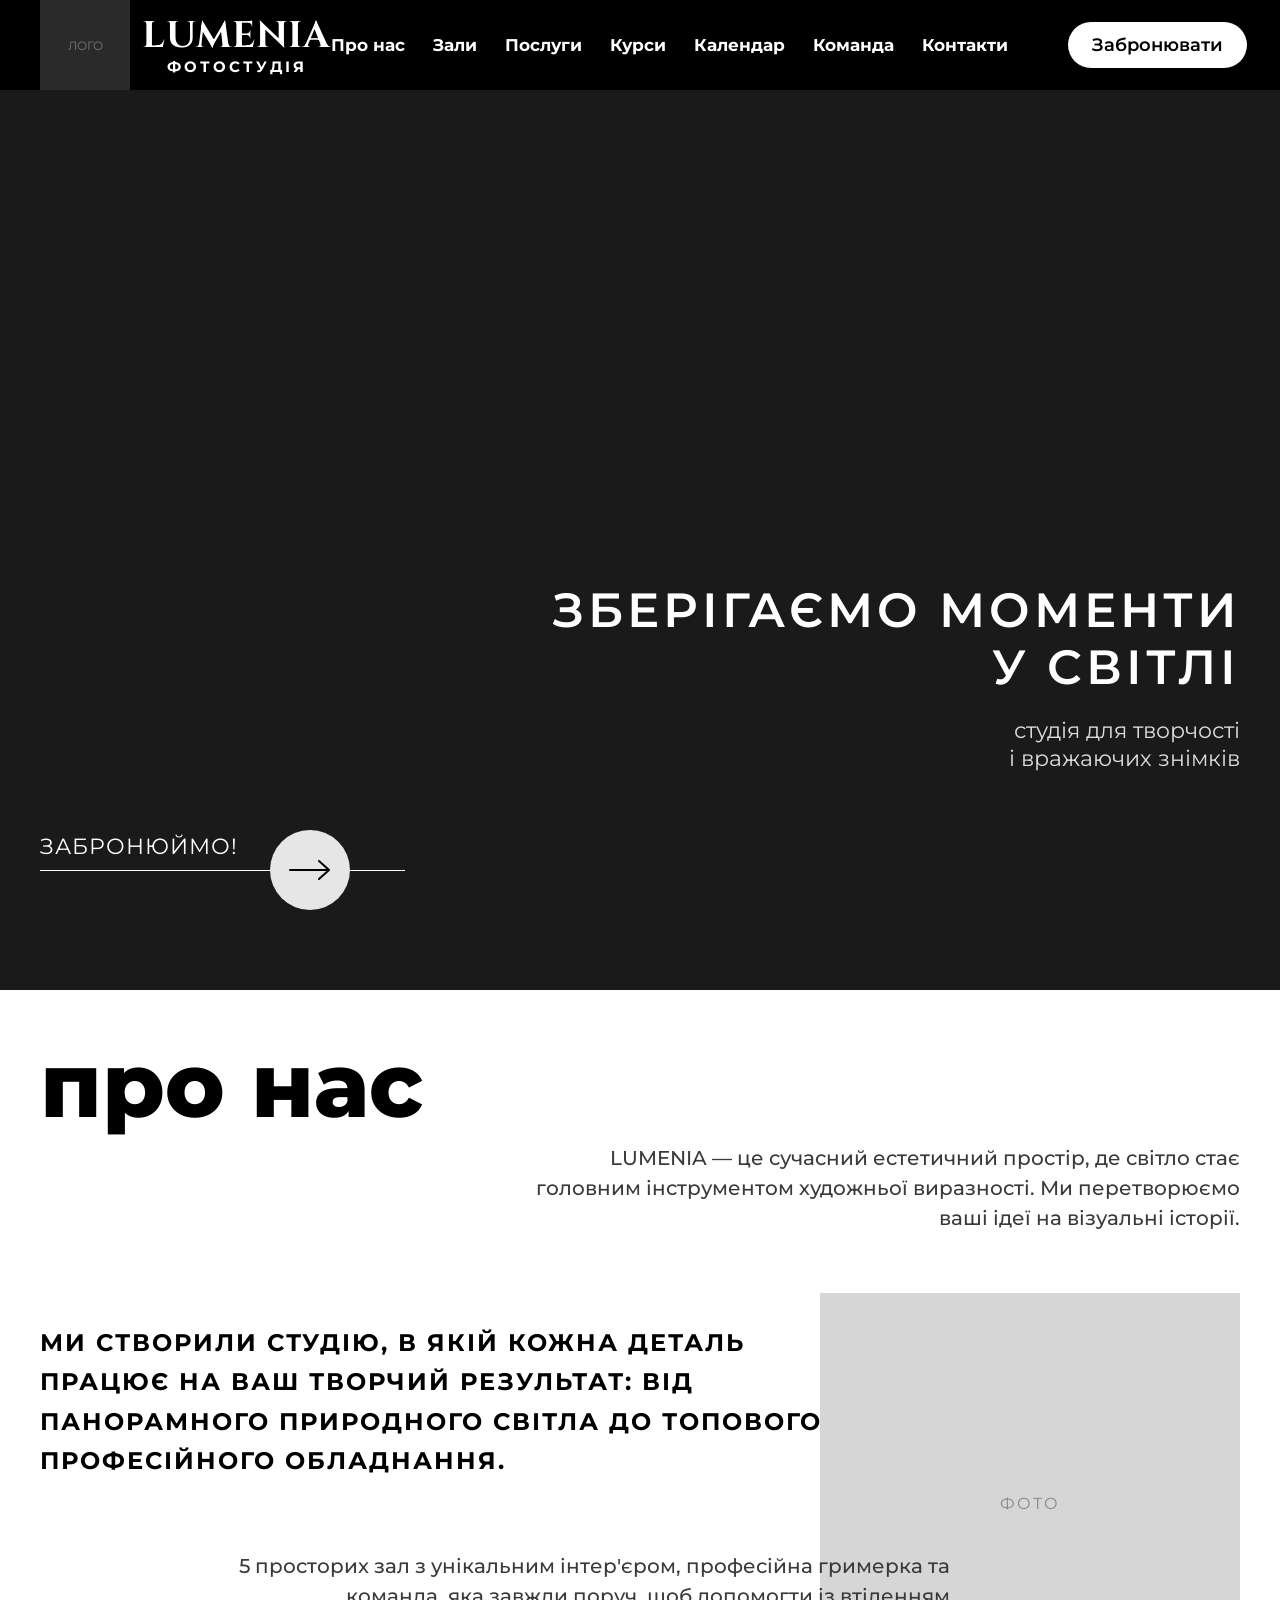
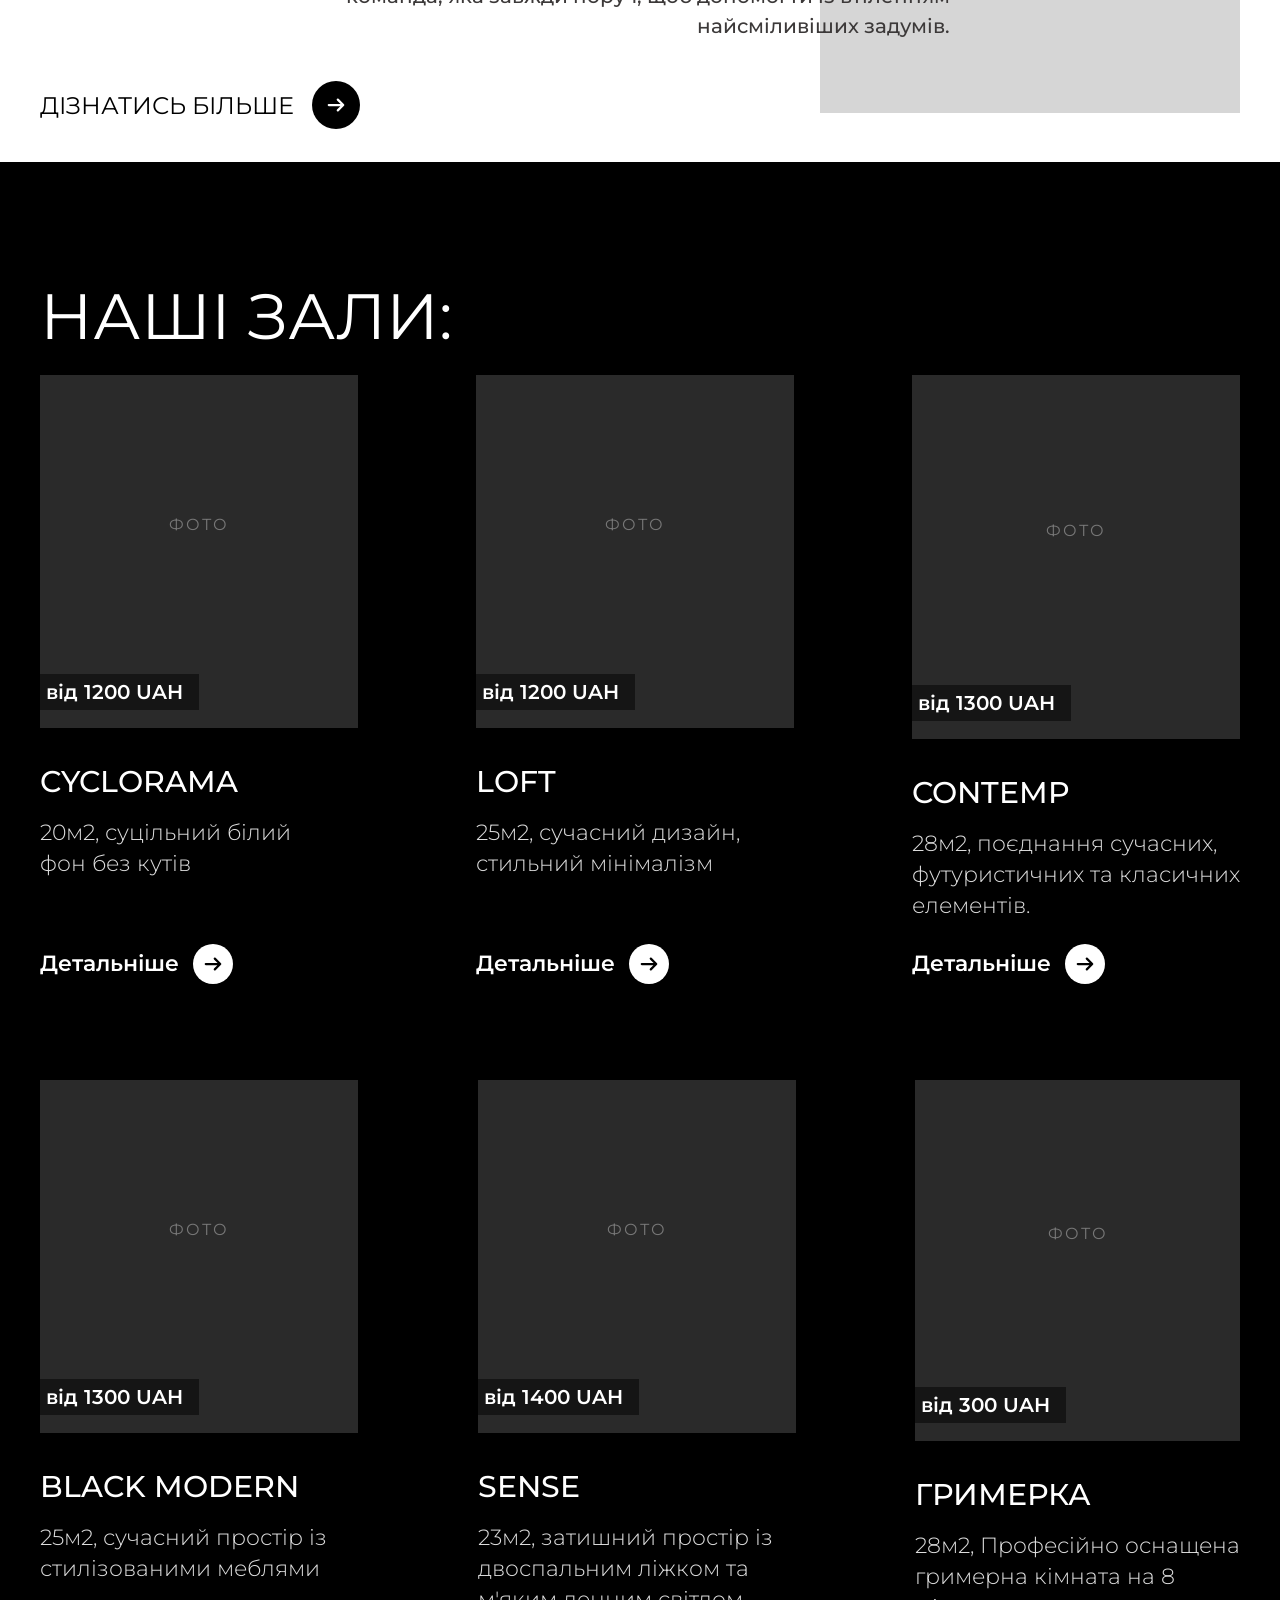
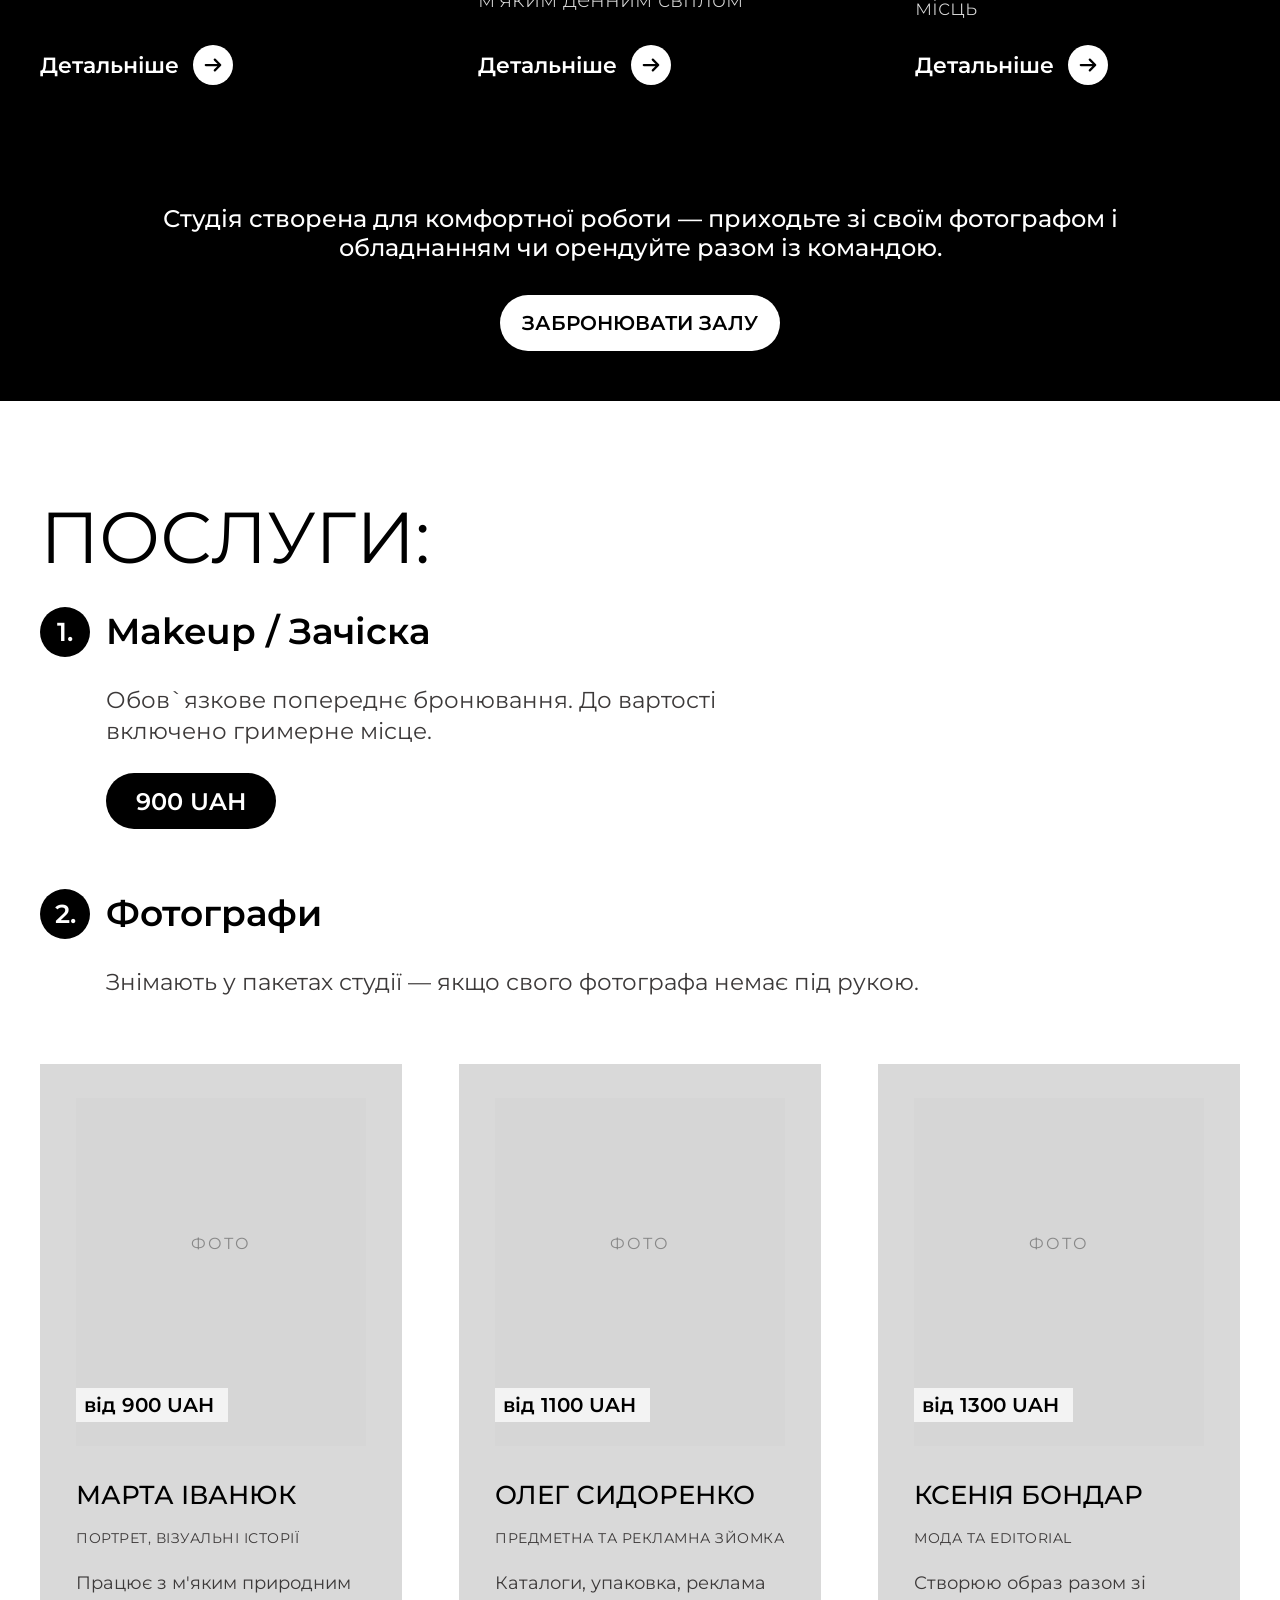
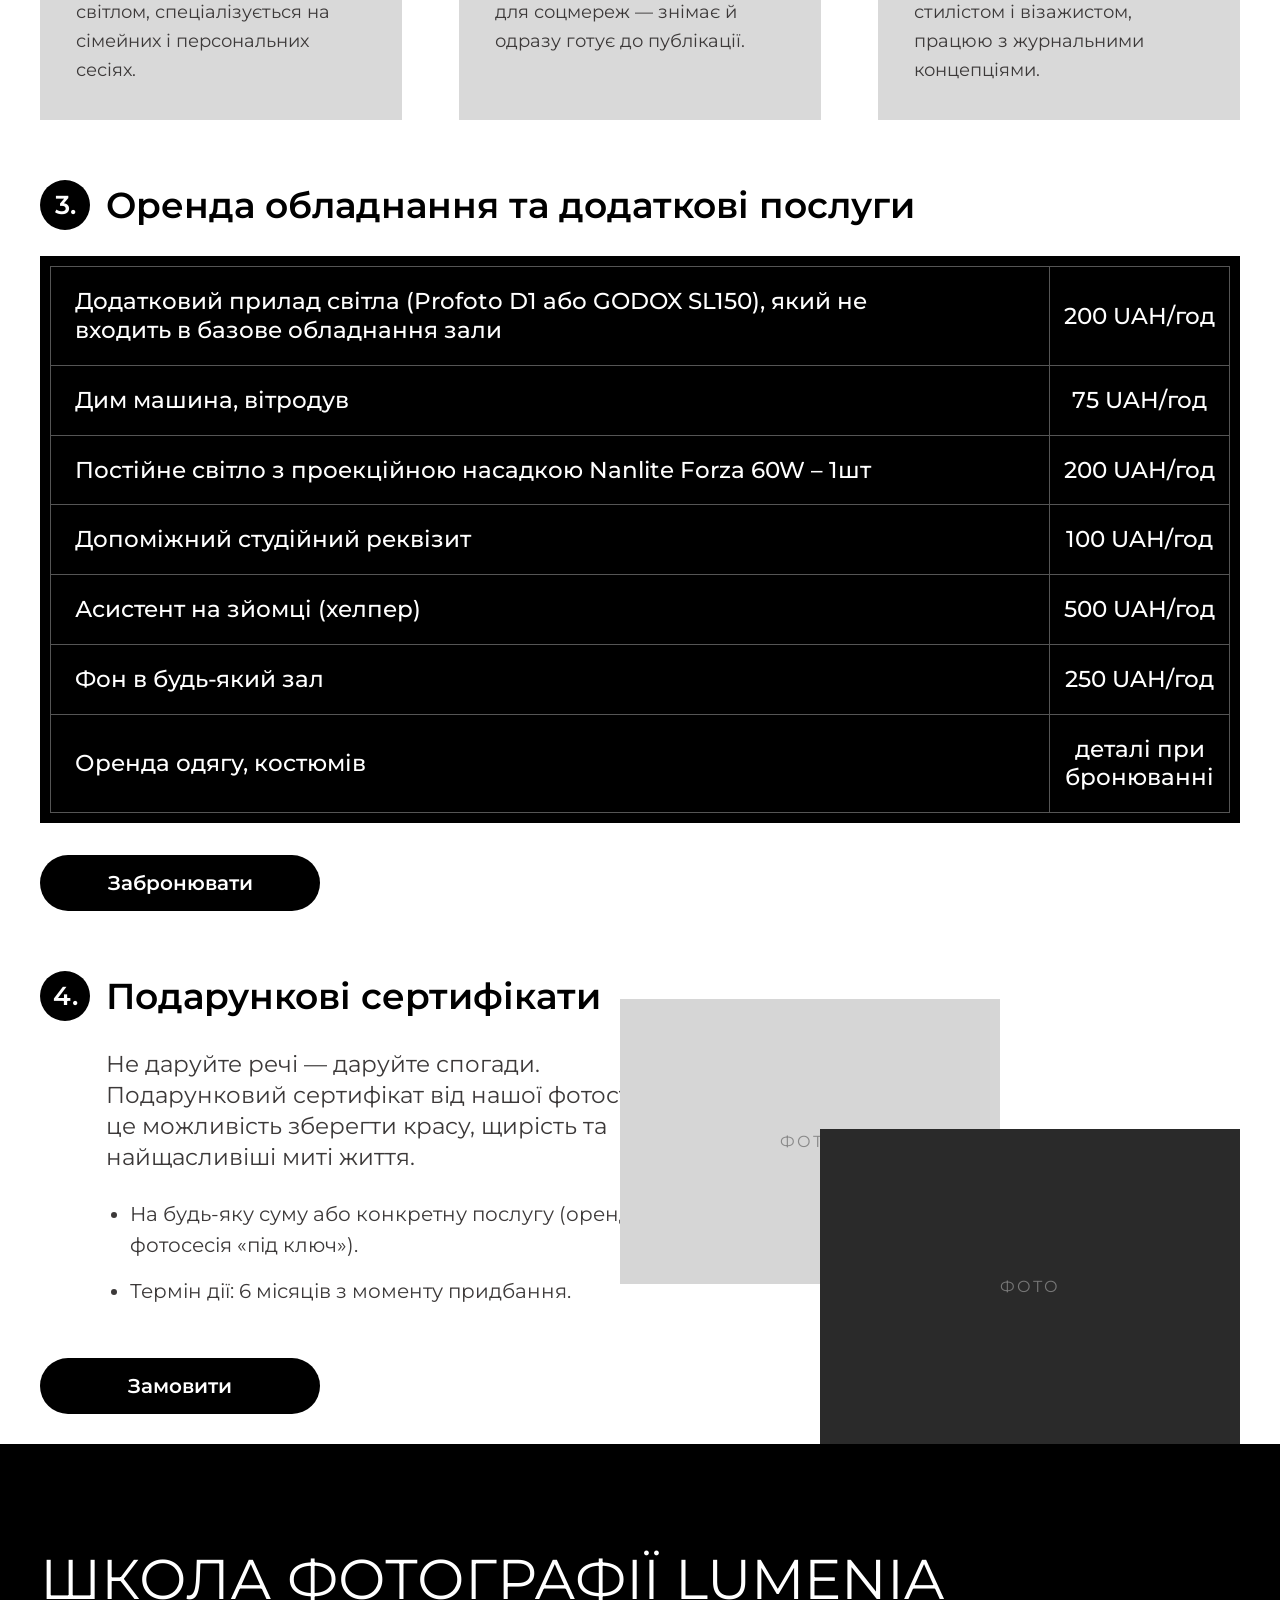
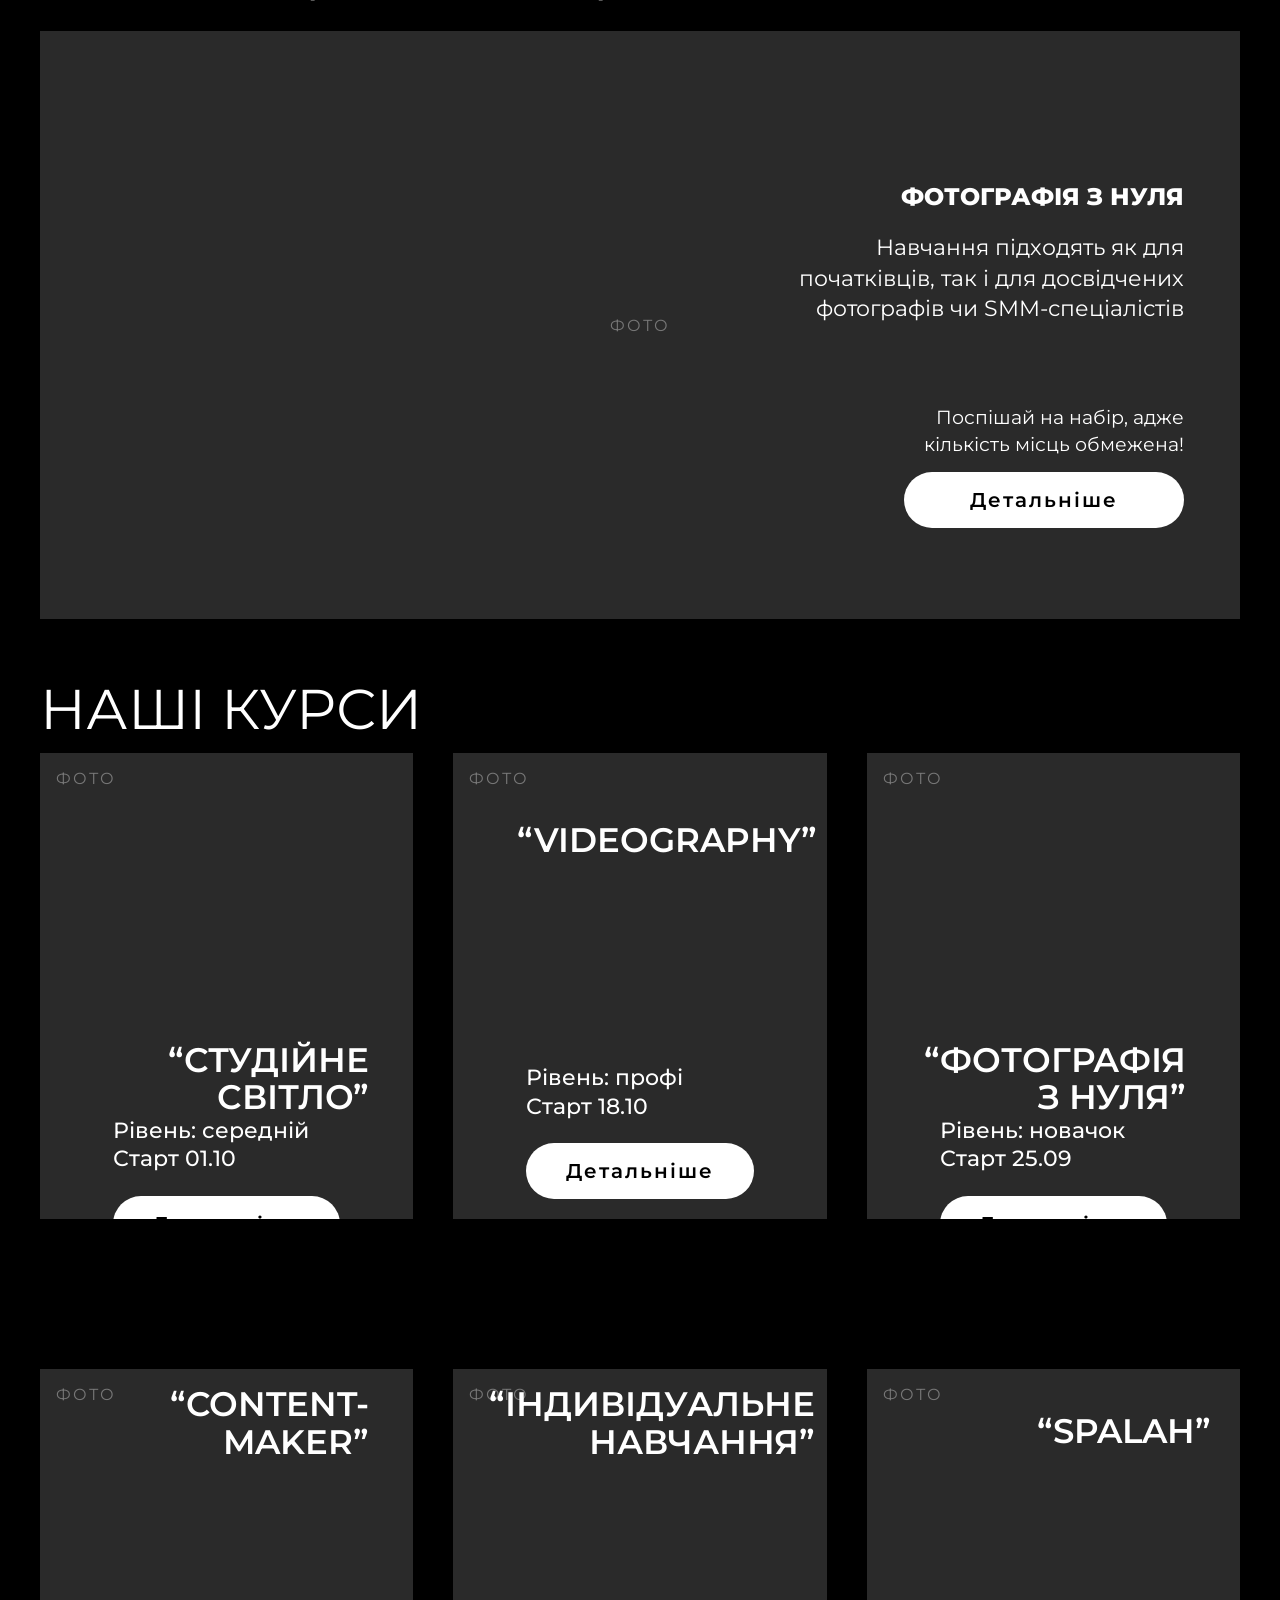
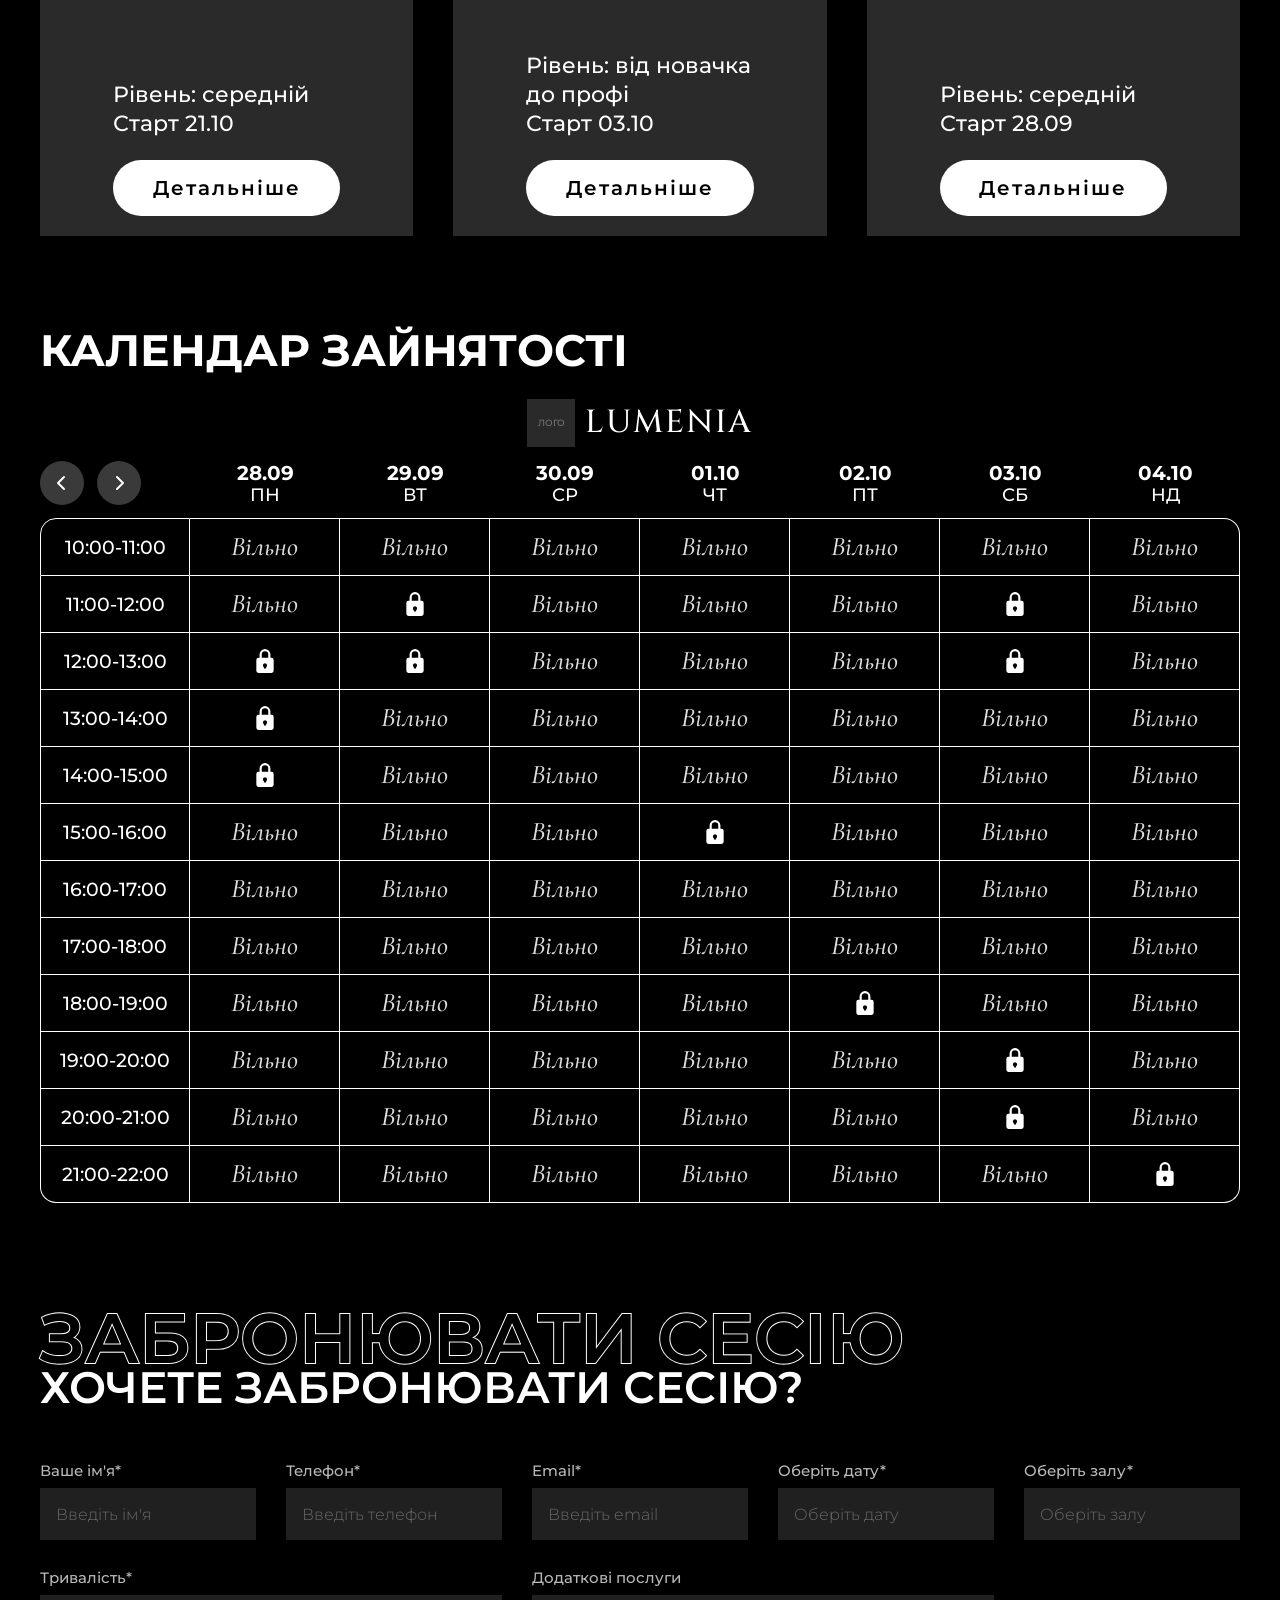
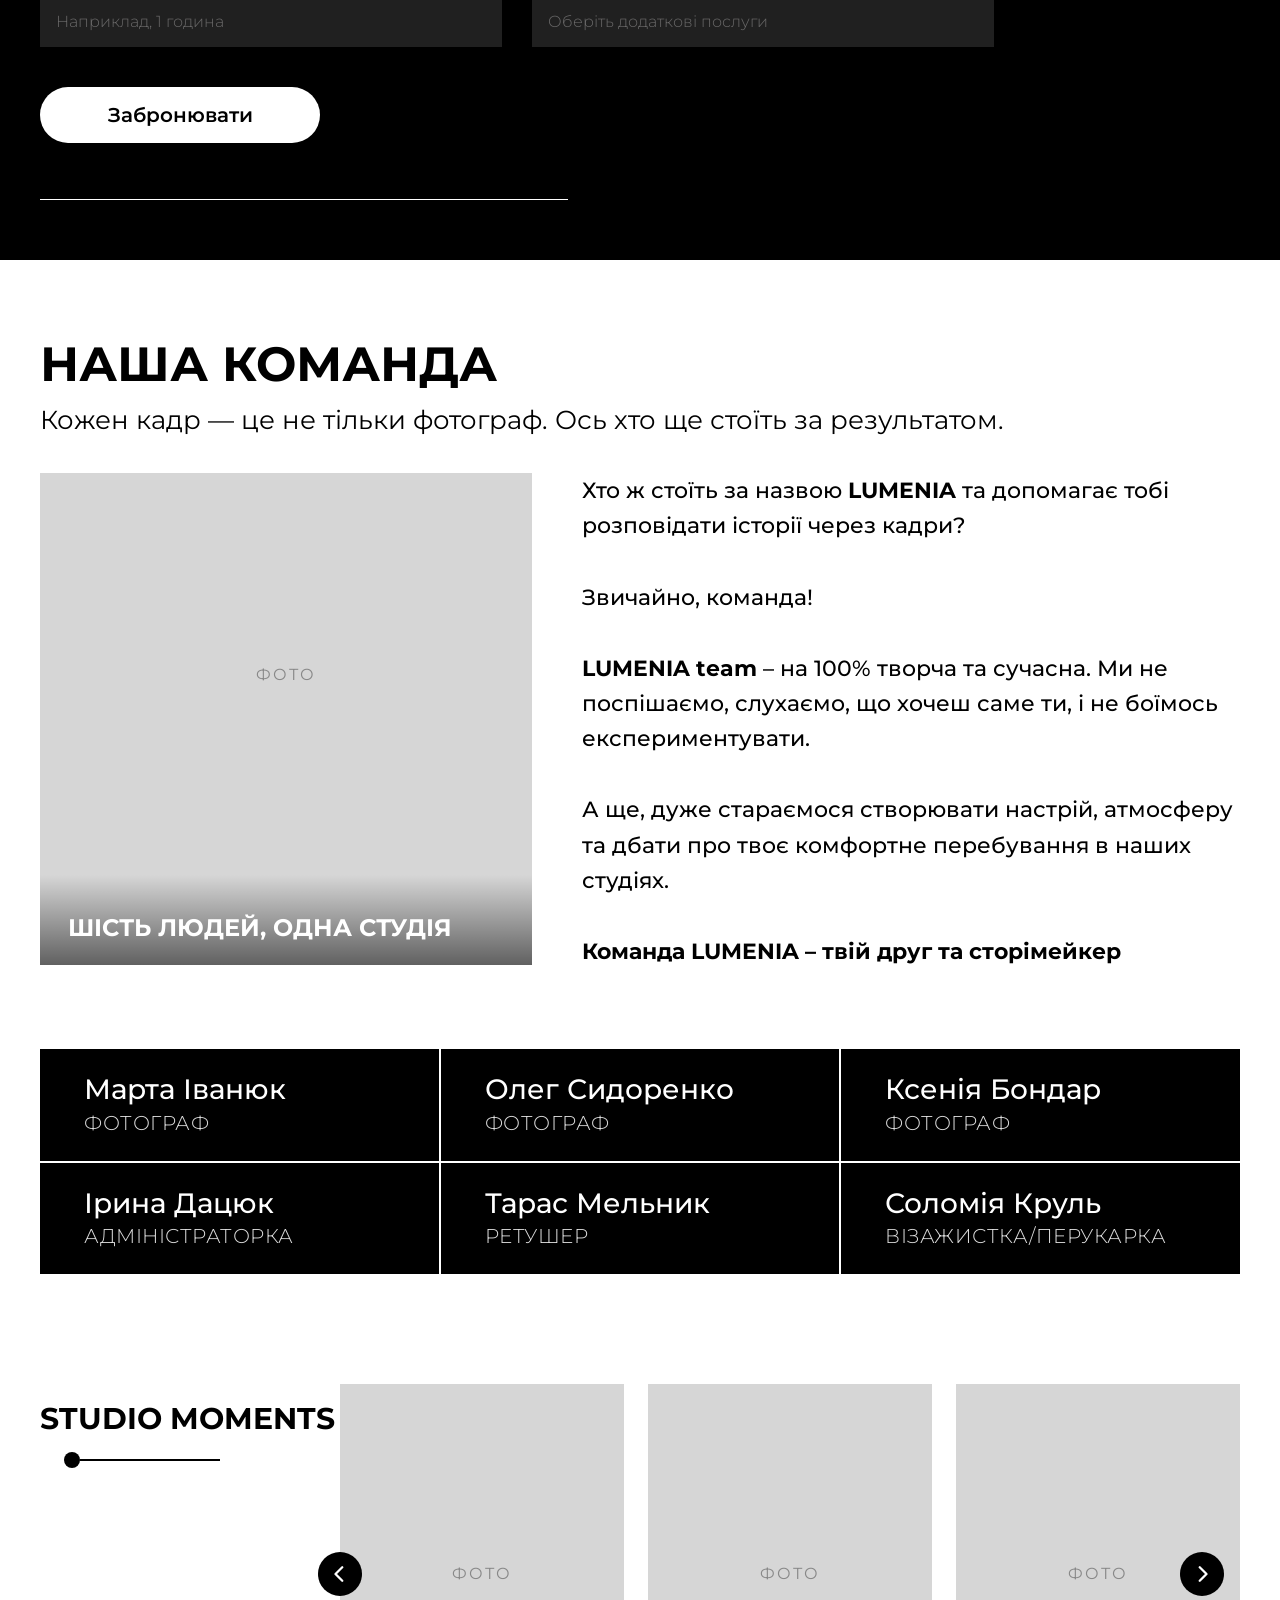
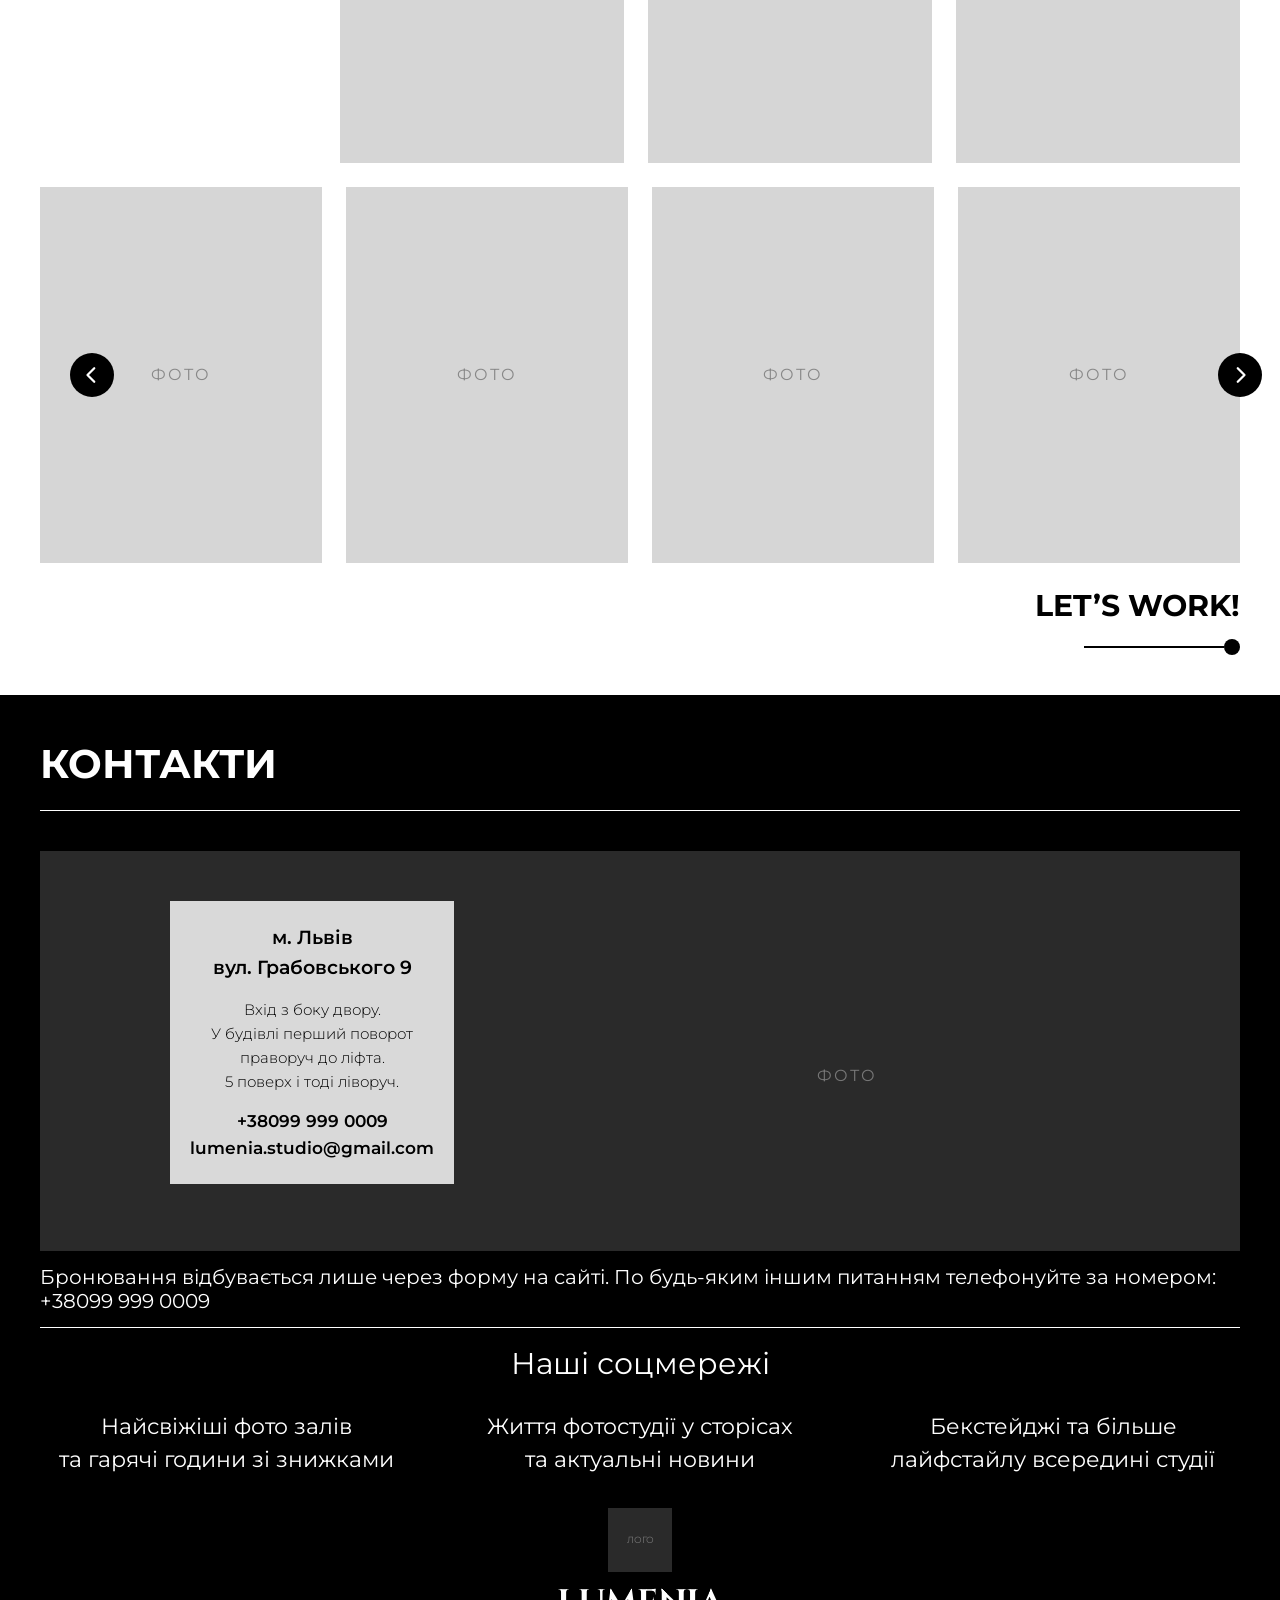
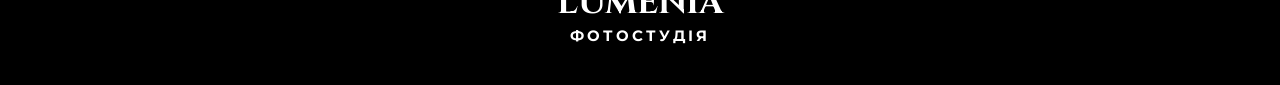
<file: img/lumenia-karkas/index.html>
<!DOCTYPE html>
<html lang="uk">
<head>
  <meta charset="UTF-8">
  <meta name="viewport" content="width=device-width, initial-scale=1">
  <link rel="preconnect" href="https://fonts.googleapis.com">
  <link rel="preconnect" href="https://fonts.gstatic.com" crossorigin>
  <link href="https://fonts.googleapis.com/css2?family=Cinzel:wght@400;500;600;700&family=Cormorant+Garamond:ital,wght@1,500&family=Montserrat:wght@300;400;500;600;700;800;900&display=swap" rel="stylesheet">

  <title>Lumenia — фотостудія у Львові для оренди та фотосесій</title>
  <meta name="description" content="Фотостудія Lumenia у Львові: оренда залів для фотосесій, послуги фотографа, візажиста та школа фотографії. Бронювання онлайн.">

  <link rel="stylesheet" href="css/style.css">
</head>
<body>

  <header class="header">
    <div class="container header__inner">

      <div class="logo">
        <div class="logo__icon ph"></div>
        <span class="logo__text">
          LUMENIA
          <span class="logo__sub">ФОТОСТУДІЯ</span>
        </span>
      </div>

     
      <input class="nav-toggle" type="checkbox" id="nav-toggle">

      <label class="burger" for="nav-toggle" aria-label="Відкрити меню">
        <span></span>
      </label>

      <nav class="nav">
        <ul class="menu">
          <li><a>Про нас</a></li>
          <li><a>Зали</a></li>
          <li><a>Послуги</a></li>
          <li><a>Курси</a></li>
          <li><a>Календар</a></li>
          <li><a>Команда</a></li>
          <li><a>Контакти</a></li>
        </ul>

        <a class="btn">Забронювати</a>
      </nav>

    </div>
  </header>

  <main>

    <section class="hero">
      <div class="hero__inner">
        <h1 class="hero__title">Зберігаємо моменти <br>у світлі</h1>
        <p class="hero__text">студія для творчості <br>і вражаючих знімків</p>
      </div>

      <a class="hero__btn">
        <span class="hero__btn-text">Забронюймо!</span>
        <span class="hero__btn-row">
          <span class="hero__line hero__line--before"></span>
          <span class="hero__arrow">
            <svg width="44" height="22" viewBox="0 0 44 22" fill="none"><path d="M2 11H41M41 11L31 2M41 11L31 20" stroke="#000" stroke-width="2" stroke-linecap="round" stroke-linejoin="round"/></svg>
          </span>
          <span class="hero__line hero__line--after"></span>
        </span>
      </a>
    </section>


    <section class="about">
      <div class="about__inner">

        <h2 class="about__title">про нас</h2>

        <p class="about__intro">
          LUMENIA — це сучасний естетичний простір, де світло стає <br>
          головним інструментом художньої виразності. Ми перетворюємо <br>
          ваші ідеї на візуальні історії.
        </p>

        <div class="about__body">

          <div class="about__main">
            <p class="about__lead">
              МИ СТВОРИЛИ СТУДІЮ, В ЯКІЙ КОЖНА ДЕТАЛЬ <br>
              ПРАЦЮЄ НА ВАШ ТВОРЧИЙ РЕЗУЛЬТАТ: ВІД <br>
              ПАНОРАМНОГО ПРИРОДНОГО СВІТЛА ДО ТОПОВОГО <br>
              ПРОФЕСІЙНОГО ОБЛАДНАННЯ.
            </p>

            <p class="about__note">
              5 просторих зал з унікальним інтер'єром, професійна гримерка та <br>
              команда, яка завжди поруч, щоб допомогти із втіленням <br>
              найсміливіших задумів.
            </p>

            <a class="about__link">
              ДІЗНАТИСЬ БІЛЬШЕ
              <span class="about__arrow"><svg width="18" height="18" viewBox="0 0 20 20" fill="none"><path d="M2 10H18M18 10L12 4M18 10L12 16" stroke="#fff" stroke-width="2.5" stroke-linecap="round" stroke-linejoin="round"/></svg></span>
            </a>
          </div>

          <div class="about__image ph ph--light"></div>

        </div>

      </div>
    </section>


    <section class="rooms">
      <h2 class="rooms__title">НАШІ ЗАЛИ:</h2>

      <div class="rooms__list">

      <article class="room">
        <div class="room__photo ph">
          <span class="room__price">від 1200 UAH</span>
        </div>
        <h3 class="room__name">CYCLORAMA</h3>
        <p class="room__text">20м2, суцільний білий <br>фон без кутів</p>
        <a class="room__link">
          Детальніше
          <span class="room__arrow"><svg width="18" height="18" viewBox="0 0 20 20" fill="none"><path d="M2 10H18M18 10L12 4M18 10L12 16" stroke="#000" stroke-width="2.5" stroke-linecap="round" stroke-linejoin="round"/></svg></span>
        </a>
      </article>

      <article class="room">
        <div class="room__photo ph">
          <span class="room__price">від 1200 UAH</span>
        </div>
        <h3 class="room__name">LOFT</h3>
        <p class="room__text">25м2, сучасний дизайн, <br>стильний мінімалізм</p>
        <a class="room__link">
          Детальніше
          <span class="room__arrow"><svg width="18" height="18" viewBox="0 0 20 20" fill="none"><path d="M2 10H18M18 10L12 4M18 10L12 16" stroke="#000" stroke-width="2.5" stroke-linecap="round" stroke-linejoin="round"/></svg></span>
        </a>
      </article>

      <article class="room">
        <div class="room__photo ph">
          <span class="room__price">від 1300 UAH</span>
        </div>
        <h3 class="room__name">CONTEMP</h3>
        <p class="room__text">28м2, поєднання сучасних, <br>футуристичних та класичних <br>елементів.</p>
        <a class="room__link">
          Детальніше
          <span class="room__arrow"><svg width="18" height="18" viewBox="0 0 20 20" fill="none"><path d="M2 10H18M18 10L12 4M18 10L12 16" stroke="#000" stroke-width="2.5" stroke-linecap="round" stroke-linejoin="round"/></svg></span>
        </a>
      </article>

      <article class="room">
        <div class="room__photo ph">
          <span class="room__price">від 1300 UAH</span>
        </div>
        <h3 class="room__name">BLACK MODERN</h3>
        <p class="room__text">25м2, сучасний простір із <br>стилізованими меблями</p>
        <a class="room__link">
          Детальніше
          <span class="room__arrow"><svg width="18" height="18" viewBox="0 0 20 20" fill="none"><path d="M2 10H18M18 10L12 4M18 10L12 16" stroke="#000" stroke-width="2.5" stroke-linecap="round" stroke-linejoin="round"/></svg></span>
        </a>
      </article>

      <article class="room">
        <div class="room__photo ph">
          <span class="room__price">від 1400 UAH</span>
        </div>
        <h3 class="room__name">SENSE</h3>
        <p class="room__text">23м2, затишний простір із <br>двоспальним ліжком та <br>м'яким денним світлом</p>
        <a class="room__link">
          Детальніше
          <span class="room__arrow"><svg width="18" height="18" viewBox="0 0 20 20" fill="none"><path d="M2 10H18M18 10L12 4M18 10L12 16" stroke="#000" stroke-width="2.5" stroke-linecap="round" stroke-linejoin="round"/></svg></span>
        </a>
      </article>

      <article class="room">
        <div class="room__photo ph">
          <span class="room__price">від 300 UAH</span>
        </div>
        <h3 class="room__name">ГРИМЕРКА</h3>
        <p class="room__text">28м2, Професійно оснащена <br>гримерна кімната на 8 <br>місць</p>
        <a class="room__link">
          Детальніше
          <span class="room__arrow"><svg width="18" height="18" viewBox="0 0 20 20" fill="none"><path d="M2 10H18M18 10L12 4M18 10L12 16" stroke="#000" stroke-width="2.5" stroke-linecap="round" stroke-linejoin="round"/></svg></span>
        </a>
      </article>

      </div>

      <p class="rooms__note">
        Студія створена для комфортної роботи — приходьте зі своїм фотографом і <br>
        обладнанням чи орендуйте разом із командою.
      </p>

      <a class="rooms__btn">ЗАБРОНЮВАТИ ЗАЛУ</a>
    </section>


    <section class="services">

      <h2 class="services__title">ПОСЛУГИ:</h2>

      <div class="service">
        <div class="service__head">
          <span class="service__num">1.</span>
          <h3 class="service__name">Makeup / Зачіска</h3>
        </div>
        <div class="service__body">
          <p class="service__desc">Обов`язкове попереднє бронювання. До вартості <br>включено гримерне місце.</p>
          <span class="service__price">900 UAH</span>
        </div>
      </div>

      <div class="service">
        <div class="service__head">
          <span class="service__num">2.</span>
          <h3 class="service__name">Фотографи</h3>
        </div>
        <div class="service__body">
          <p class="service__desc">Знімають у пакетах студії — якщо свого фотографа немає під рукою.</p>
        </div>

        <div class="photographers">

          <article class="photographer">
            <div class="photographer__photo ph ph--light">
              <span class="photographer__price">від 900 UAH</span>
            </div>
            <h4 class="photographer__name">Марта Іванюк</h4>
            <p class="photographer__role">Портрет, візуальні історії</p>
            <p class="photographer__text">Працює з м'яким природним світлом, спеціалізується на сімейних і персональних сесіях.</p>
          </article>

          <article class="photographer">
            <div class="photographer__photo ph ph--light">
              <span class="photographer__price">від 1100 UAH</span>
            </div>
            <h4 class="photographer__name">Олег Сидоренко</h4>
            <p class="photographer__role">Предметна та рекламна зйомка</p>
            <p class="photographer__text">Каталоги, упаковка, реклама для соцмереж — знімає й одразу готує до публікації.</p>
          </article>

          <article class="photographer">
            <div class="photographer__photo ph ph--light">
              <span class="photographer__price">від 1300 UAH</span>
            </div>
            <h4 class="photographer__name">Ксенія Бондар</h4>
            <p class="photographer__role">Мода та editorial</p>
            <p class="photographer__text">Створюю образ разом зі стилістом і візажистом, працюю з журнальними концепціями.</p>
          </article>

        </div>
      </div>

      <div class="service">
        <div class="service__head">
          <span class="service__num">3.</span>
          <h3 class="service__name">Оренда обладнання та додаткові послуги</h3>
        </div>

        <table class="equip">
          <tr><td>Додатковий прилад світла (Profoto D1 або GODOX SL150), який не <br>входить в базове обладнання зали</td><td>200 UAH/год</td></tr>
          <tr><td>Дим машина, вітродув</td><td>75 UAH/год</td></tr>
          <tr><td>Постійне світло з проекційною насадкою Nanlite Forza 60W – 1шт</td><td>200 UAH/год</td></tr>
          <tr><td>Допоміжний студійний реквізит</td><td>100 UAH/год</td></tr>
          <tr><td>Асистент на зйомці (хелпер)</td><td>500 UAH/год</td></tr>
          <tr><td>Фон в будь-який зал</td><td>250 UAH/год</td></tr>
          <tr><td>Оренда одягу, костюмів</td><td>деталі при бронюванні</td></tr>
        </table>

        <a class="pill-btn service__action">Забронювати</a>
      </div>

      <div class="service service--certs">
        <div class="certs__text">
          <div class="service__head">
            <span class="service__num">4.</span>
            <h3 class="service__name">Подарункові сертифікати</h3>
          </div>
          <div class="service__body">
            <p class="service__desc">Не даруйте речі — даруйте спогади. <br>Подарунковий сертифікат від нашої фотостудії — <br>це можливість зберегти красу, щирість та <br>найщасливіші миті життя.</p>
            <ul class="certs__list">
              <li>На будь-яку суму або конкретну послугу (оренда залу, <br>фотосесія «під ключ»).</li>
              <li>Термін дії: 6 місяців з моменту придбання.</li>
            </ul>
          </div>
          <a class="pill-btn service__action">Замовити</a>
        </div>
        <div class="certs__images">
          <div class="certs__img certs__img--1 ph ph--light"></div>
          <div class="certs__img certs__img--2 ph"></div>
        </div>
      </div>

    </section>


    <section class="courses">

      <h2 class="courses__title">ШКОЛА ФОТОГРАФІЇ LUMENIA</h2>

      <div class="school ph">
        <div class="school__content">
          <h3 class="school__name">ФОТОГРАФІЯ З НУЛЯ</h3>
          <p class="school__text">Навчання підходять як для <br>початківців, так і для досвідчених <br>фотографів чи SMM-спеціалістів</p>
          <p class="school__note">Поспішай на набір, адже <br>кількість місць обмежена!</p>
          <a class="btn-white">Детальніше</a>
        </div>
      </div>

      <h2 class="courses__subtitle">НАШІ КУРСИ</h2>

      <div class="courses__list">

      <article class="course ph">
        <h3 class="course__name">“СТУДІЙНЕ <br>СВІТЛО”</h3>
        <div class="course__bottom">
          <p class="course__info">Рівень: середній <br>Старт 01.10</p>
          <a class="btn-white">Детальніше</a>
        </div>
      </article>

      <article class="course ph">
        <h3 class="course__name">“VIDEOGRAPHY”</h3>
        <div class="course__bottom">
          <p class="course__info">Рівень: профі <br>Старт 18.10</p>
          <a class="btn-white">Детальніше</a>
        </div>
      </article>

      <article class="course ph">
        <h3 class="course__name">“ФОТОГРАФІЯ <br>З НУЛЯ”</h3>
        <div class="course__bottom">
          <p class="course__info">Рівень: новачок <br>Старт 25.09</p>
          <a class="btn-white">Детальніше</a>
        </div>
      </article>

      <article class="course ph">
        <h3 class="course__name">“CONTENT- <br>MAKER”</h3>
        <div class="course__bottom">
          <p class="course__info">Рівень: середній <br>Старт 21.10</p>
          <a class="btn-white">Детальніше</a>
        </div>
      </article>

      <article class="course ph">
        <h3 class="course__name">“ІНДИВІДУАЛЬНЕ <br>НАВЧАННЯ”</h3>
        <div class="course__bottom">
          <p class="course__info">Рівень: від новачка до профі <br>Старт 03.10</p>
          <a class="btn-white">Детальніше</a>
        </div>
      </article>

      <article class="course ph">
        <h3 class="course__name">“SPALAH”</h3>
        <div class="course__bottom">
          <p class="course__info">Рівень: середній <br>Старт 28.09</p>
          <a class="btn-white">Детальніше</a>
        </div>
      </article>

      </div>

    </section>


    <section class="calendar">

      <h2 class="calendar__title">КАЛЕНДАР ЗАЙНЯТОСТІ</h2>

      <div class="calendar__logo">
        <div class="calendar__logo-img ph"></div>
        <span>LUMENIA</span>
      </div>

      <table class="cal">
        <thead>
          <tr>
            <th class="cal__nav">
              <button type="button" class="cal__arrow" aria-label="Попередній тиждень">
                <svg width="16" height="16" viewBox="0 0 16 16" fill="none"><path d="M10 2L4 8l6 6" stroke="#fff" stroke-width="2" stroke-linecap="round" stroke-linejoin="round"/></svg>
              </button>
              <button type="button" class="cal__arrow" aria-label="Наступний тиждень">
                <svg width="16" height="16" viewBox="0 0 16 16" fill="none"><path d="M6 2l6 6-6 6" stroke="#fff" stroke-width="2" stroke-linecap="round" stroke-linejoin="round"/></svg>
              </button>
            </th>
          <th scope="col"><span class="cal__date">28.09</span><span class="cal__day">ПН</span></th>
          <th scope="col"><span class="cal__date">29.09</span><span class="cal__day">ВТ</span></th>
          <th scope="col"><span class="cal__date">30.09</span><span class="cal__day">СР</span></th>
          <th scope="col"><span class="cal__date">01.10</span><span class="cal__day">ЧТ</span></th>
          <th scope="col"><span class="cal__date">02.10</span><span class="cal__day">ПТ</span></th>
          <th scope="col"><span class="cal__date">03.10</span><span class="cal__day">СБ</span></th>
          <th scope="col"><span class="cal__date">04.10</span><span class="cal__day">НД</span></th>
          </tr>
        </thead>
        <tbody>
        <tr><th scope="row">10:00-11:00</th><td class="free">Вільно</td><td class="free">Вільно</td><td class="free">Вільно</td><td class="free">Вільно</td><td class="free">Вільно</td><td class="free">Вільно</td><td class="free">Вільно</td></tr>
        <tr><th scope="row">11:00-12:00</th><td class="free">Вільно</td><td class="busy"></td><td class="free">Вільно</td><td class="free">Вільно</td><td class="free">Вільно</td><td class="busy"></td><td class="free">Вільно</td></tr>
        <tr><th scope="row">12:00-13:00</th><td class="busy"></td><td class="busy"></td><td class="free">Вільно</td><td class="free">Вільно</td><td class="free">Вільно</td><td class="busy"></td><td class="free">Вільно</td></tr>
        <tr><th scope="row">13:00-14:00</th><td class="busy"></td><td class="free">Вільно</td><td class="free">Вільно</td><td class="free">Вільно</td><td class="free">Вільно</td><td class="free">Вільно</td><td class="free">Вільно</td></tr>
        <tr><th scope="row">14:00-15:00</th><td class="busy"></td><td class="free">Вільно</td><td class="free">Вільно</td><td class="free">Вільно</td><td class="free">Вільно</td><td class="free">Вільно</td><td class="free">Вільно</td></tr>
        <tr><th scope="row">15:00-16:00</th><td class="free">Вільно</td><td class="free">Вільно</td><td class="free">Вільно</td><td class="busy"></td><td class="free">Вільно</td><td class="free">Вільно</td><td class="free">Вільно</td></tr>
        <tr><th scope="row">16:00-17:00</th><td class="free">Вільно</td><td class="free">Вільно</td><td class="free">Вільно</td><td class="free">Вільно</td><td class="free">Вільно</td><td class="free">Вільно</td><td class="free">Вільно</td></tr>
        <tr><th scope="row">17:00-18:00</th><td class="free">Вільно</td><td class="free">Вільно</td><td class="free">Вільно</td><td class="free">Вільно</td><td class="free">Вільно</td><td class="free">Вільно</td><td class="free">Вільно</td></tr>
        <tr><th scope="row">18:00-19:00</th><td class="free">Вільно</td><td class="free">Вільно</td><td class="free">Вільно</td><td class="free">Вільно</td><td class="busy"></td><td class="free">Вільно</td><td class="free">Вільно</td></tr>
        <tr><th scope="row">19:00-20:00</th><td class="free">Вільно</td><td class="free">Вільно</td><td class="free">Вільно</td><td class="free">Вільно</td><td class="free">Вільно</td><td class="busy"></td><td class="free">Вільно</td></tr>
        <tr><th scope="row">20:00-21:00</th><td class="free">Вільно</td><td class="free">Вільно</td><td class="free">Вільно</td><td class="free">Вільно</td><td class="free">Вільно</td><td class="busy"></td><td class="free">Вільно</td></tr>
        <tr><th scope="row">21:00-22:00</th><td class="free">Вільно</td><td class="free">Вільно</td><td class="free">Вільно</td><td class="free">Вільно</td><td class="free">Вільно</td><td class="free">Вільно</td><td class="busy"></td></tr>
        </tbody>
      </table>

    </section>


    <section class="booking">

      <h2 class="booking__title">ЗАБРОНЮВАТИ СЕСІЮ</h2>
      <p class="booking__subtitle">ХОЧЕТЕ ЗАБРОНЮВАТИ СЕСІЮ?</p>

      <form class="booking__form">

        <div class="field">
          <label class="field__label" for="name">Ваше ім'я*</label>
          <input class="field__control" type="text" id="name" name="name" placeholder="Введіть ім'я">
        </div>

        <div class="field">
          <label class="field__label" for="phone">Телефон*</label>
          <input class="field__control" type="tel" id="phone" name="phone" placeholder="Введіть телефон">
        </div>

        <div class="field">
          <label class="field__label" for="email">Email*</label>
          <input class="field__control" type="email" id="email" name="email" placeholder="Введіть email">
        </div>

        <div class="field">
          <label class="field__label" for="date">Оберіть дату*</label>
          <input class="field__control" type="text" id="date" name="date" placeholder="Оберіть дату">
        </div>

        <div class="field">
          <label class="field__label" for="hall">Оберіть залу*</label>
          <input class="field__control" type="text" id="hall" name="hall" placeholder="Оберіть залу">
        </div>

        <div class="field field--wide">
          <label class="field__label" for="duration">Тривалість*</label>
          <input class="field__control" type="text" id="duration" name="duration" placeholder="Наприклад, 1 година">
        </div>

        <div class="field field--wide">
          <label class="field__label" for="extras">Додаткові послуги</label>
          <input class="field__control" type="text" id="extras" name="extras" placeholder="Оберіть додаткові послуги">
        </div>

        <div class="booking__actions">
          <button class="booking__btn" type="button">Забронювати</button>
        </div>

      </form>

      <div class="booking__line"></div>

    </section>


    <section class="team">

      <h2 class="team__title">НАША КОМАНДА</h2>
      <p class="team__subtitle">Кожен кадр — це не тільки фотограф. Ось хто ще стоїть за результатом.</p>

      <div class="team__top">

        <div class="team__photo ph ph--light">
          <p class="team__caption">ШІСТЬ ЛЮДЕЙ, ОДНА СТУДІЯ</p>
        </div>

        <div class="team__text">
          <p>Хто ж стоїть за назвою <strong>LUMENIA</strong> та допомагає тобі розповідати історії через кадри?</p>
          <p>Звичайно, команда!</p>
          <p><strong>LUMENIA team</strong> – на 100% творча та сучасна. Ми не поспішаємо, слухаємо, що хочеш саме ти, і не боїмось експериментувати.</p>
          <p>А ще, дуже стараємося створювати настрій, атмосферу та дбати про твоє комфортне перебування в наших студіях.</p>
          <p><strong>Команда LUMENIA – твій друг та сторімейкер</strong></p>
        </div>

      </div>

      <div class="team__list">

      <article class="member">
        <h3 class="member__name">Марта Іванюк</h3>
        <p class="member__role">ФОТОГРАФ</p>
      </article>

      <article class="member">
        <h3 class="member__name">Олег Сидоренко</h3>
        <p class="member__role">ФОТОГРАФ</p>
      </article>

      <article class="member">
        <h3 class="member__name">Ксенія Бондар</h3>
        <p class="member__role">ФОТОГРАФ</p>
      </article>

      <article class="member">
        <h3 class="member__name">Ірина Дацюк</h3>
        <p class="member__role">АДМІНІСТРАТОРКА</p>
      </article>

      <article class="member">
        <h3 class="member__name">Тарас Мельник</h3>
        <p class="member__role">РЕТУШЕР</p>
      </article>

      <article class="member">
        <h3 class="member__name">Соломія Круль</h3>
        <p class="member__role">ВІЗАЖИСТКА/ПЕРУКАРКА</p>
      </article>

      </div>

    </section>


    <section class="moments">

      <div class="moments__row moments__row--top">

        <div class="moments__head">
          <h2 class="moments__title">STUDIO MOMENTS</h2>
          <div class="moments__mark"></div>
        </div>

        <div class="moments__photos">
          <button class="moments__arrow moments__arrow--prev" type="button" aria-label="Попередні фото">
          <svg width="18" height="18" viewBox="0 0 16 16" fill="none"><path d="M10 2L4 8l6 6" stroke="#fff" stroke-width="2" stroke-linecap="round" stroke-linejoin="round"/></svg>
        </button>
        <div class="moments__img ph ph--light"></div>
        <div class="moments__img ph ph--light"></div>
        <div class="moments__img ph ph--light"></div>
          <button class="moments__arrow moments__arrow--next" type="button" aria-label="Наступні фото">
          <svg width="18" height="18" viewBox="0 0 16 16" fill="none"><path d="M6 2l6 6-6 6" stroke="#fff" stroke-width="2" stroke-linecap="round" stroke-linejoin="round"/></svg>
        </button>
        </div>

      </div>

      <div class="moments__row moments__row--bottom">
        <div class="moments__photos">
          <button class="moments__arrow moments__arrow--prev" type="button" aria-label="Попередні фото">
          <svg width="18" height="18" viewBox="0 0 16 16" fill="none"><path d="M10 2L4 8l6 6" stroke="#fff" stroke-width="2" stroke-linecap="round" stroke-linejoin="round"/></svg>
        </button>
        <div class="moments__img ph ph--light"></div>
        <div class="moments__img ph ph--light"></div>
        <div class="moments__img ph ph--light"></div>
        <div class="moments__img ph ph--light"></div>
          <button class="moments__arrow moments__arrow--next" type="button" aria-label="Наступні фото">
          <svg width="18" height="18" viewBox="0 0 16 16" fill="none"><path d="M6 2l6 6-6 6" stroke="#fff" stroke-width="2" stroke-linecap="round" stroke-linejoin="round"/></svg>
        </button>
        </div>
      </div>

      <a class="moments__work">
        <span class="moments__work-text">LET’S WORK!</span>
        <span class="moments__mark moments__mark--end"></span>
      </a>

    </section>


    <section class="contacts">

      <h2 class="contacts__title">КОНТАКТИ</h2>

      <div class="map ph">
        <div class="map__card">
          <p class="map__address">м. Львів<br>вул. Грабовського 9</p>
          <p class="map__route">Вхід з боку двору.<br>У будівлі перший поворот<br>праворуч до ліфта.<br>5 поверх і тоді ліворуч.</p>
          <p class="map__contact">+38099 999 0009<br>lumenia.studio@gmail.com</p>
        </div>
      </div>

      <p class="contacts__note">Бронювання відбувається лише через форму на сайті. По будь-яким іншим питанням телефонуйте за номером: +38099 999 0009</p>

    </section>

  </main>

  <footer class="footer">

    <h2 class="footer__title">Наші соцмережі</h2>

    <div class="footer__social">

      <div class="social">
        <p class="social__text">Найсвіжіші фото залів <br>та гарячі години зі знижками</p>
      </div>

      <div class="social">
        <p class="social__text">Життя фотостудії у сторісах <br>та актуальні новини</p>
      </div>

      <div class="social">
        <p class="social__text">Бекстейджі та більше <br>лайфстайлу всередині студії</p>
      </div>

    </div>

    <div class="footer__logo">
      <div class="footer__logo-img ph"></div>
      <span class="footer__logo-text">LUMENIA</span>
      <span class="footer__logo-sub">ФОТОСТУДІЯ</span>
    </div>

  </footer>

</body>
</html>
</file>
<file: css/style.css>
*, *::before, *::after {
  box-sizing: border-box;
}


body {
  margin: 0;
  font-family: 'Montserrat', Arial, sans-serif;
  color: var(--white);
  background: var(--black);
  overflow-wrap: break-word;   /* довге слово не розпирає блок */
}

img { max-width: 100%; height: auto; display: block; }
a   { color: inherit; text-decoration: none; }
ul  { margin: 0; padding: 0; list-style: none; }


:root {

  /* ===== Кольори (усі кольори сайту — тільки тут) ===== */
  --black: #000;
  --white: #fff;
  --text-dark: #3C3939;      /* «приглушений» текст на світлому фоні */
  --text-light: #ddd;        /* «приглушений» текст на темному фоні */
  --label: #B8B8B8;
  --field-bg: #202020;
  --placeholder: #696868;
  --line: #555;              /* кольорова лінія */
  --btn-grey: #3a3a3a;
  --card-grey: #d9d9d9;
  --circle-light: #e6e6e6;
  --hero-bg: #1a1a1a;
  --media-bg: #2a2a2a;
  --row-alt: #111;
  --soft-dark: #1a1a1a;      /* м'який фон на чорному */
  --soft-light: #f2f2f2;     /* м'який фон на білому */
  --error: #ff6b6b;

  /* прозорі кольори: затемнення, світіння */
  --overlay-light: rgba(255, 255, 255, 0.7);
  --overlay-dark: rgba(0, 0, 0, 0.5);
  --overlay-promo: rgba(10, 18, 32, .55);
  --overlay-video: rgba(0, 0, 0, .45);
  --caption-from: rgba(0, 0, 0, 0.55);
  --caption-to: rgba(0, 0, 0, 0);
  --shade-0: rgba(0, 0, 0, 0);
  --shade-10: rgba(0, 0, 0, .1);
  --shade-35: rgba(0, 0, 0, .35);
  --shade-60: rgba(0, 0, 0, .6);
  --shade-70: rgba(0, 0, 0, .7);
  --shade-75: rgba(0, 0, 0, .75);
  --focus-glow: rgba(255, 255, 255, .18);
  --error-glow: rgba(255, 107, 107, .25);

  /* ===== «Тема» секції: у світлих секціях ці три змінні міняються місцями ===== */
  --surface: var(--black);   /* фон секції */
  --ink: var(--white);       /* головний колір тексту, рамок, заливки кнопок */
  --soft: var(--soft-dark);  /* м'який фон (hover картки) */
  --focus: var(--white);     /* колір рамки фокуса */

  /* ===== Відступи: рівно п'ять значень, кратних 8 ===== */
  --space-1: 8px;
  --space-2: 16px;
  --space-3: 24px;
  --space-4: 32px;
  --space-5: 48px;

  /* ===== Радіуси: три значення ===== */
  --radius-sm: 8px;
  --radius-md: 16px;
  --radius-pill: 40px;

  /* ===== Тінь: одна, з двох шарів ===== */
  --shadow: 0 2px 4px rgba(0, 0, 0, .25), 0 16px 32px rgba(0, 0, 0, .35);

  /* ===== Розміри ===== */
  --page-x: var(--space-5);
  --btn-width: 280px;
  --btn-min-height: 56px;
}

.container {
  max-width: 1440px;
  margin: 0 auto;
}

/* Блок з фото: фото лежить на фоні (absolute), текст поверх нього (z-index) */
.media {
  position: relative;
  display: flex;
  flex-direction: column;
  justify-content: flex-end;
  overflow: hidden;
  background: var(--media-bg);          
}

.media__img {
  position: absolute;
  inset: 0;
  width: 100%;
  height: 100%;
  object-fit: cover;            
  object-position: center;
}

.media > *:not(.media__img) {
  position: relative;
  z-index: 1;                   /* текст і ціна лежать над фото */
}

/* =====================================================================
   КНОПКИ: один базовий клас .btn + модифікатори, що міняють лише колір.
   Використання: <a class="btn btn--primary" href="…">
   ===================================================================== */
.btn {
  display: inline-flex;
  align-items: center;
  justify-content: center;
  min-height: var(--btn-min-height);          /* ≥ 44px — зручно натискати пальцем */
  padding: var(--space-2) var(--space-4);
  border: 2px solid transparent;
  border-radius: var(--radius-pill);
  font-family: 'Montserrat', sans-serif;
  font-weight: 600;
  font-size: 20px;
  line-height: 1.2;
  text-align: center;
  white-space: nowrap;
  cursor: pointer;
}

.btn--fixed {                                /* однакова ширина (на телефоні — 100%) */
  display: flex;
  width: var(--btn-width);
  max-width: 100%;
}

.btn--primary { background: var(--ink); border-color: var(--ink); color: var(--surface); }
.btn--accent  { background: var(--btn-grey); border-color: var(--btn-grey); color: var(--white); }
.btn--ghost   { background: transparent; border-color: var(--ink); color: var(--ink); }

/* стан :hover — миттєва зміна кольору (без анімації, плавність буде в модулі 7) */
.btn--primary:hover { background: color-mix(in srgb, var(--ink) 80%, var(--surface)); border-color: transparent; }
.btn--accent:hover  { background: var(--placeholder); border-color: var(--placeholder); }
.btn--ghost:hover   { background: var(--ink); color: var(--surface); }

/* стан :active — натиснута кнопка трохи темнішає */
.btn:active { opacity: .85; }

/* вимкнена кнопка: напівпрозора, курсор «заборонено», без руху */
.btn:disabled,
.btn[aria-disabled="true"] {
  opacity: .5;
  cursor: not-allowed;
}



/* ---------- Header ---------- */
.header__inner {
  display: flex;
  align-items: center;
  justify-content: space-between;
  min-height: 80px;
  padding: 0 var(--page-x);
}

.logo {
  display: flex;
  align-items: center;
  gap: var(--space-2);
  flex-shrink: 0;
}

.logo__icon {
  height: 64px;
  width: auto;
  flex-shrink: 0;
}

.logo__text {
  font-family: 'Cinzel', serif;
  font-weight: 700;
  font-size: 37px;
  letter-spacing: 1px;
  line-height: 1.2;
  white-space: nowrap;
  text-align: center;
  display: block;
}

.logo__sub {
  display: block;
  font-family: 'Montserrat', sans-serif;
  font-size: 15px;
  font-weight: 700;
  color: var(--white);
  letter-spacing: 3px;
  text-align: center;
}

/* меню + кнопка (на ПК в один рядок) */
.nav {
  display: flex;
  align-items: center;
  gap: var(--space-5);
}

.menu {
  display: flex;
  gap: var(--space-4);
}

.menu a {
  font-family: 'Montserrat', sans-serif;
  font-weight: 700;
  font-size: 17px;
  white-space: nowrap;
}

.nav .btn {
  min-height: 48px;
  padding: var(--space-1) var(--space-3);
  font-size: 18px;
}


.nav-toggle {
  position: absolute;
  width: 1px;
  height: 1px;
  margin: -1px;
  padding: 0;
  border: 0;
  overflow: hidden;
  clip-path: inset(50%);
  white-space: nowrap;
}


.burger { display: none; }
.header { position: relative; z-index: 100; }
.header__inner { position: relative; }   /* меню позиціюється відносно шапки */


/* ---------- Hero ---------- */
.hero {
  display: flex;
  flex-direction: column;
  justify-content: flex-end;
  min-height: 900px;
  padding: 0 var(--page-x) 80px;
  position: relative;
  isolation: isolate;
  background-color: var(--hero-bg);               /* запасний колір */
  background-image: url("../img/hero-collage.jpg");
  background-size: cover;                          /* фото заповнює весь блок */
  background-position: center;
  background-repeat: no-repeat;
}

/* затемнення, щоб білий текст читався на колажі */
.hero::before {
  content: "";
  position: absolute;
  inset: 0;
  z-index: -1;
  background: linear-gradient(to top, var(--shade-75), var(--shade-35));
}

.hero__inner {
  align-self: flex-end;
  margin-bottom: var(--space-5);
  text-align: right;
}

.hero__title {
  font-family: 'Montserrat', sans-serif;
  font-weight: 600;
  font-size: 48px;
  line-height: 1.2;
  letter-spacing: 4px;
  margin: 0 0 var(--space-3);
  white-space: nowrap;
  text-transform: uppercase;
}

.hero__text {
  font-family: 'Montserrat', sans-serif;
  font-weight: 400;
  font-size: 22px;
  line-height: 1.3;
  color: var(--text-light);
  margin: 0;
}

.hero__btn {
  display: flex;
  flex-direction: column;
  align-items: flex-start;
  align-self: flex-start;
}

.hero__btn-text {
  margin-bottom: -30px;
  font-family: 'Montserrat', sans-serif;
  font-weight: 400;
  font-size: 22px;
  line-height: 26px;
  letter-spacing: 1px;
  text-transform: uppercase;
  white-space: nowrap;
}

.hero__btn-row {
  display: flex;
  align-items: center;
}

.hero__line {
  border-top: 1px solid var(--white);
}

.hero__line--before { width: 230px; }
.hero__line--after  { width: 55px; }

.hero__arrow {
  display: flex;
  align-items: center;
  justify-content: center;
  width: 80px;
  aspect-ratio: 1 / 1;
  border-radius: 50%;
  background: var(--circle-light);
  flex-shrink: 0;
}


/* ---------- About ---------- */
.about {
  background: var(--white);
  color: var(--black);
  padding: 0 var(--page-x);        /* знизу відступу немає: фото стоїть впритул до краю секції */
}

.about__inner {
  display: flex;
  flex-direction: column;
}

.about__title {
  font-family: 'Montserrat', sans-serif;
  font-weight: 800;
  font-size: 90px;
  line-height: 1;
  margin: var(--space-4) 0 0;
  color: var(--black);
}

.about__intro {
  align-self: flex-end;
  max-width: 840px;
  margin: var(--space-2) 0 0;
  text-align: right;
  font-family: 'Montserrat', sans-serif;
  font-weight: 500;
  font-size: 20px;
  line-height: 1.5;
  color: var(--text-dark);
}

.about__body {
  display: flex;
  align-items: flex-end;
  flex: 1;
  margin-top: var(--space-3);
}

.about__main {
  display: flex;
  flex-direction: column;
  flex: 1;
  padding-bottom: var(--space-5);
}

.about__lead {
  margin: 0;
  font-family: 'Montserrat', sans-serif;
  font-weight: 700;
  font-size: 24px;
  line-height: 1.65;
  letter-spacing: 2px;
  white-space: nowrap;
  text-transform: uppercase;
  color: var(--black);
}

.about__note {
  align-self: flex-end;
  margin: var(--space-4) 0 0;
  text-align: right;
  font-family: 'Montserrat', sans-serif;
  font-weight: 500;
  font-size: 20px;
  line-height: 1.5;
  color: var(--text-dark);
  z-index: 1;
}

.about__link {
  display: flex;
  align-items: center;
  align-self: flex-start;
  gap: var(--space-2);
  margin: var(--space-5) 0 0;
  font-family: 'Montserrat', sans-serif;
  font-weight: 400;
  font-size: 24px;
  text-transform: uppercase;
  color: var(--black);
}

.about__arrow {
  display: flex;
  align-items: center;
  justify-content: center;
  width: 48px;
  aspect-ratio: 1 / 1;
  border-radius: 50%;
  background: var(--black);
  flex-shrink: 0;
}

.about__image {
  flex: 0 0 380px;
  width: 380px;
  height: auto;               /* висота береться з width/height в HTML */
  object-fit: contain;        /* фото фотоапарата — цілком, без обрізання */
  margin: 0 0 0 -20px;        /* без нижнього відступу: фото в самому кінці секції */
}


/* ---------- Rooms ---------- */
.rooms {
  background: var(--black);
  color: var(--white);
  padding: 112px var(--page-x) var(--space-5);
}

.rooms__title {
  font-family: 'Montserrat', sans-serif;
  font-weight: 400;
  font-size: 64px;
  text-transform: uppercase;
  margin: 0 0 var(--space-3);
}

.rooms__list {
  display: flex;
  flex-wrap: wrap;
  justify-content: space-between;
  row-gap: 96px;
}

.room {
  display: flex;
  flex-direction: column;
  flex: 0 0 26.5%;
}

.room__photo {
  aspect-ratio: 9 / 10;
}

.room__price {
  align-self: flex-start;
  margin-bottom: var(--space-2);
  padding: var(--space-1) var(--space-2) var(--space-1) var(--space-1);
  background: var(--overlay-dark);
  font-family: 'Montserrat', sans-serif;
  font-weight: 600;
  font-size: 20px;
  letter-spacing: 0;
  line-height: 1.2;
  color: var(--white);
}

.room__name {
  font-family: 'Montserrat', sans-serif;
  font-weight: 500;
  font-size: 30px;
  line-height: 1.2;
  text-transform: uppercase;
  margin: var(--space-4) 0 var(--space-2);
}

.room__text {
  font-family: 'Montserrat', sans-serif;
  font-weight: 300;
  font-size: 22px;
  line-height: 1.4;
  white-space: nowrap;
  color: var(--text-light);
  margin: 0 0 var(--space-3);
}

.room__link {
  display: flex;
  align-items: center;
  align-self: flex-start;
  gap: var(--space-2);
  font-family: 'Montserrat', sans-serif;
  font-weight: 600;
  font-size: 22px;
  margin-top: auto;
}

.room__arrow {
  display: flex;
  align-items: center;
  justify-content: center;
  width: 40px;
  aspect-ratio: 1 / 1;
  border-radius: 50%;
  background: var(--white);
  flex-shrink: 0;
}

.rooms__note {
  text-align: center;
  font-family: 'Montserrat', sans-serif;
  font-weight: 500;
  font-size: 24px;
  line-height: 1.2;
  color: var(--white);
  margin: 120px 0 var(--space-4);
}

.rooms__btn { margin: 0 auto; }


/* ---------- Services ---------- */
.services {
  background: var(--white);
  color: var(--black);
  padding: 104px var(--page-x) 0;
}

.services__title {
  font-family: 'Montserrat', sans-serif;
  font-weight: 400;
  font-size: 72px;
  line-height: 1;
  text-transform: uppercase;
  margin: 0 0 var(--space-4);
}

.service {
  margin-bottom: var(--space-5);
}

.service__head {
  display: flex;
  align-items: center;
  gap: var(--space-2);
}

.service__num {
  display: flex;
  align-items: center;
  justify-content: center;
  width: 50px;
  aspect-ratio: 1 / 1;
  border-radius: 50%;
  background: var(--black);
  color: var(--white);
  font-weight: 600;
  font-size: 26px;
  flex-shrink: 0;
}

.service__name {
  font-family: 'Montserrat', sans-serif;
  font-weight: 600;
  font-size: 36px;
  line-height: 1.2;
  white-space: nowrap;
  margin: 0;
}

.service__body {
  display: flex;
  flex-direction: column;
  align-items: flex-start;
  padding-left: 64px;
}

.service__desc {
  font-family: 'Montserrat', sans-serif;
  font-weight: 400;
  font-size: 23px;
  line-height: 1.35;
  white-space: nowrap;
  color: var(--text-dark);
  margin: var(--space-4) 0 var(--space-3);
}

.service__price {
  display: flex;
  align-items: center;
  justify-content: center;
  min-height: var(--btn-min-height);
  padding: 0 var(--space-4);
  background: var(--black);
  color: var(--white);
  border-radius: var(--radius-pill);
  font-weight: 600;
  font-size: 24px;
}

.photographers {
  display: flex;
  gap: 56px;
  margin-top: var(--space-5);
}

.photographer {
  display: flex;
  flex-direction: column;
  flex: 1;
  min-width: 0;
  padding: var(--space-4) var(--space-4) var(--space-4);
  background: var(--card-grey);
}

.photographer__photo {
  aspect-ratio: 5 / 6;
}

.photographer__price {
  align-self: flex-start;
  margin-bottom: var(--space-3);
  padding: var(--space-1) var(--space-2) var(--space-1) var(--space-1);
  background: var(--overlay-light);
  color: var(--black);
  font-weight: 600;
  font-size: 20px;
  letter-spacing: 0;
  line-height: 1.2;
}

.photographer__name {
  font-family: 'Montserrat', sans-serif;
  font-weight: 500;
  font-size: 26px;
  line-height: 1.2;
  text-transform: uppercase;
  margin: var(--space-4) 0 var(--space-2);
}

.photographer__role {
  font-size: 14px;
  text-transform: uppercase;
  letter-spacing: 0.5px;
  color: var(--text-dark);
  margin: 0 0 var(--space-3);
}

.photographer__text {
  font-size: 18px;
  line-height: 1.6;
  color: var(--text-dark);
  margin: 0;
}

.table-wrap {
  margin: var(--space-3) 0 var(--space-4);
  overflow-x: auto;             /* на вузькому екрані гортається таблиця, а не вся сторінка */
}

.equip {
  width: 100%;
  min-width: 560px;
  margin: 0;
  border-collapse: separate;
  border-spacing: 0;
  border: 10px solid var(--black);
  background: var(--black);
  color: var(--white);
  font-family: 'Montserrat', sans-serif;
  font-weight: 500;
  font-size: 23px;
  line-height: 1.25;
}

.equip__caption {
  caption-side: bottom;         /* підпис під таблицею */
  padding: var(--space-1) 0 0;
  text-align: left;
  font-size: 15px;
  font-weight: 400;
  color: var(--text-dark);
}

.equip th,
.equip td {
  padding: var(--space-3) var(--space-3);
  text-align: left;
  border-right: 1px solid var(--line);
  border-bottom: 1px solid var(--line);
}

.equip thead th {
  font-size: 15px;
  font-weight: 600;
  letter-spacing: 1px;
  text-transform: uppercase;
  color: var(--label);
  border-top: 1px solid var(--line);
}

.equip tbody th { font-weight: 500; }                       /* заголовок рядка виглядає як звичайна клітинка */
.equip tbody tr:nth-child(even) > * { background: var(--row-alt); }   /* смугасті рядки */

.equip th:first-child,
.equip td:first-child { border-left: 1px solid var(--line); }

.equip th:last-child,
.equip td:last-child {
  width: 180px;
  padding: var(--space-3) var(--space-1);
  text-align: center;
}

.service__action { margin: 0; }

.service--certs {
  display: flex;
  align-items: flex-start;
  justify-content: space-between;
  gap: var(--space-5);
  margin-bottom: 0;
}

.certs__text {
  flex: 1;
  min-width: 0;
  padding-bottom: var(--space-4);
}

.certs__list {
  list-style: disc;
  margin: 0 0 var(--space-4);
  padding-left: var(--space-3);
  font-size: 20px;
  line-height: 1.55;
  white-space: nowrap;
  color: var(--text-dark);
}

.certs__list li { margin-bottom: var(--space-2); }

.certs__images {
  display: flex;
  align-items: flex-start;
  flex-shrink: 0;
  align-self: flex-end;
  width: 620px;
  margin-top: -90px;
}

.certs__img {
  height: auto;               /* висота береться з пропорцій фото, нічого не обрізається */
  min-width: 0;               /* інакше flex-елемент не стискається нижче розміру фото */
  object-fit: contain;
  mix-blend-mode: multiply;   /* білий фон jpg стає прозорим, фото не закривають одне одного */
}

.certs__img--1 {
  flex: 0 0 380px;
}

.certs__img--2 {
  flex: 0 0 420px;
  margin: 128px 0 0 -180px;
}


/* ---------- Courses ---------- */
.courses {
  background: var(--black);
  color: var(--white);
  padding: 104px var(--page-x) var(--space-5);
}

.courses__title,
.courses__subtitle {
  font-family: 'Montserrat', sans-serif;
  font-weight: 400;
  font-size: 56px;
  line-height: 1.1;
  text-transform: uppercase;
  margin: 0 0 var(--space-3);
}

.courses__subtitle { margin-bottom: var(--space-2); }

.school {
  display: flex;
  flex-direction: row;
  align-items: center;
  justify-content: flex-end;
  aspect-ratio: 2.04 / 1;
  margin: 0 0 var(--space-5);
  color: var(--white);
}

.school__content {
  width: 460px;
  margin: 64px 56px 0 auto;
  text-align: right;
  color: var(--white);
}

.school__name {
  font-family: 'Montserrat', sans-serif;
  font-weight: 800;
  font-size: 24px;
  letter-spacing: 0;
  text-transform: uppercase;
  margin: 0 0 var(--space-3);
}

.school__text {
  font-family: 'Montserrat', sans-serif;
  font-weight: 400;
  font-size: 22px;
  letter-spacing: 0;
  line-height: 1.4;
  white-space: nowrap;
  margin: 0 0 80px;
}

.school__note {
  font-family: 'Montserrat', sans-serif;
  font-weight: 400;
  font-size: 19px;
  letter-spacing: 0;
  line-height: 1.4;
  margin: 0 0 var(--space-2);
}

.school .btn { margin-left: auto; }

/* Картки курсів: три в ряд, назва в кожній картці стоїть по-своєму */
.courses__list {
  display: flex;
  flex-wrap: wrap;
  gap: 152px var(--space-5);
}

.course {
  display: flex;
  flex-direction: column;
  flex: 0 0 calc((100% - 2 * var(--space-5)) / 3);
  aspect-ratio: 4 / 5;
  overflow: hidden;
  color: var(--white);
}


.course__name {
  align-self: flex-end;
  margin: 288px var(--space-5) 0 0;
  font-family: 'Montserrat', sans-serif;
  font-weight: 600;
  font-size: 34px;
  letter-spacing: 0;
  line-height: 1.1;
  text-align: right;
  text-transform: uppercase;
  white-space: nowrap;
  color: var(--white);
}

.course:nth-child(1) .course__name { margin: 288px var(--space-5) 0 0; }
.course:nth-child(2) .course__name { margin: 72px var(--space-1) 0 0; }
.course:nth-child(3) .course__name { margin: 288px 56px 0 0; }
.course:nth-child(4) .course__name { margin: var(--space-2) var(--space-5) 0 0; }
.course:nth-child(5) .course__name { margin: var(--space-2) var(--space-2) 0 0; }
.course:nth-child(6) .course__name { margin: var(--space-5) var(--space-4) 0 0; }

.course__bottom {
  margin-top: auto;
  padding: 0 72px var(--space-3);
}

.course__info {
  font-family: 'Montserrat', sans-serif;
  font-weight: 500;
  font-size: 22px;
  letter-spacing: 0;
  line-height: 1.3;
  margin: 0 0 var(--space-3);
  color: var(--white);
}


/* ---------- Calendar ---------- */
.calendar {
  background: var(--black);
  color: var(--white);
  padding: var(--space-5) var(--page-x) var(--space-5);
}

.calendar__title {
  font-family: 'Montserrat', sans-serif;
  font-weight: 700;
  font-size: 44px;
  line-height: 1.1;
  text-transform: uppercase;
  margin: 0 0 var(--space-3);
}

.calendar__logo {
  display: flex;
  align-items: center;
  justify-content: center;
  gap: var(--space-1);
  margin-bottom: var(--space-2);
  font-family: 'Cinzel', serif;
  font-weight: 500;
  font-size: 32px;
  letter-spacing: 2px;
}

.calendar__logo-img,
.footer__logo-img {
  height: 48px;
  width: auto;
}

.cal {
  width: 100%;
  table-layout: fixed;
  border-collapse: separate;
  border-spacing: 0;
}

.cal thead th {
  padding: 0 0 var(--space-2);
  text-align: center;
  font-family: 'Montserrat', sans-serif;
  font-weight: 700;
  line-height: 1.2;
}

.cal thead th:first-child {
  width: 150px;
  text-align: left;
}

.cal__date,
.cal__day {
  display: block;
}

.cal__date { font-size: 20px; }
.cal__day  { font-size: 18px; font-weight: 500; }

.cal__nav {
  white-space: nowrap;
}

.cal__arrow {
  display: inline-flex;
  align-items: center;
  justify-content: center;
  width: 44px;
  aspect-ratio: 1 / 1;
  margin-right: var(--space-1);
  padding: 0;
  border: 0;
  border-radius: 50%;
  background: var(--btn-grey);
}

.cal tbody th,
.cal tbody td {
  padding: var(--space-2) 0;
  border-right: 1px solid var(--white);
  border-bottom: 1px solid var(--white);
  text-align: center;
}

.cal tbody th {
  border-left: 1px solid var(--white);
  font-family: 'Montserrat', sans-serif;
  font-weight: 500;
  font-size: 19px;
}

.cal tbody tr:first-child > * {
  border-top: 1px solid var(--white);
}

.cal tbody tr:first-child > *:first-child { border-top-left-radius: var(--radius-md); }
.cal tbody tr:first-child > *:last-child  { border-top-right-radius: var(--radius-md); }
.cal tbody tr:last-child > *:first-child  { border-bottom-left-radius: var(--radius-md); }
.cal tbody tr:last-child > *:last-child   { border-bottom-right-radius: var(--radius-md); }

.free {
  font-family: 'Cormorant Garamond', serif;
  font-style: italic;
  font-weight: 500;
  font-size: 27px;
  line-height: 26px;
  color: var(--text-light);
}

.busy {
  background: url("data:image/svg+xml,%3Csvg xmlns='http://www.w3.org/2000/svg' viewBox='0 0 24 24' fill='white'%3E%3Cpath d='M12 1a5 5 0 0 0-5 5v3H6a2 2 0 0 0-2 2v10a2 2 0 0 0 2 2h12a2 2 0 0 0 2-2V11a2 2 0 0 0-2-2h-1V6a5 5 0 0 0-5-5zm-3 8V6a3 3 0 1 1 6 0v3H9zm3 5a2 2 0 0 1 1 3.7V19h-2v-1.3A2 2 0 0 1 12 14z'/%3E%3C/svg%3E") center / 26px no-repeat;
}


/* ---------- Booking ---------- */
.booking {
  background: var(--black);
  color: var(--white);
  padding: var(--space-5) var(--page-x) var(--space-5);
}

.booking__title {
  font-family: 'Montserrat', sans-serif;
  font-weight: 600;
  font-size: 70px;
  line-height: 1;
  text-transform: uppercase;
  margin: 0;
  color: var(--black);
  -webkit-text-stroke: 2px var(--white);
  paint-order: stroke fill;
}

.booking__subtitle {
  font-family: 'Montserrat', sans-serif;
  font-weight: 600;
  font-size: 44px;
  line-height: 1.1;
  text-transform: uppercase;
  color: var(--white);
  margin: -10px 0 var(--space-5);
}

/* Форма: поля в рядки по п'ять колонок, «широкі» поля займають дві */
.booking__form {
  display: flex;
  flex-wrap: wrap;
  gap: var(--space-4) var(--space-4);
}

.field {
  display: flex;
  flex-direction: column;
  flex: 0 0 calc((100% - 4 * var(--space-4)) / 5);
}

.field--wide {
  flex: 0 0 calc((100% - 4 * var(--space-4)) * 2 / 5 + var(--space-4));
}

.field__label {
  font-family: 'Montserrat', sans-serif;
  font-weight: 500;
  font-size: 15px;
  color: var(--label);
  margin-bottom: var(--space-1);
}

.booking { color-scheme: dark; }   /* календар, годинник і випадний список — у темній темі */

/* група полів (fieldset) — така ж сітка, як у самої форми */
.form-group {
  display: flex;
  flex-wrap: wrap;
  gap: var(--space-4) var(--space-4);
  flex: 0 0 100%;
  min-width: 0;
  margin: 0;
  padding: 0;
  border: 0;
}

.form-group__legend {
  padding: 0;
  margin: 0 0 var(--space-3);
  font-family: 'Montserrat', sans-serif;
  font-weight: 600;
  font-size: 22px;
  text-transform: uppercase;
  color: var(--white);
}

.field--full { flex: 0 0 100%; }

.field__control {
  width: 100%;
  min-height: 52px;
  padding: 0 var(--space-2);
  background-color: var(--field-bg);
  border: 1px solid transparent;
  border-radius: 0;
  color: var(--white);
  font: inherit;                 /* поля не успадковують шрифт самі */
  font-weight: 300;
  font-size: 16px;
}

select.field__control {
  appearance: none;
  padding-right: var(--space-5);
  background-image: url("data:image/svg+xml,%3Csvg xmlns='http://www.w3.org/2000/svg' width='14' height='9' viewBox='0 0 14 9' fill='none'%3E%3Cpath d='M1 1l6 6 6-6' stroke='%23fff' stroke-width='2' stroke-linecap='round' stroke-linejoin='round'/%3E%3C/svg%3E");
  background-repeat: no-repeat;
  background-position: right 16px center;
  cursor: pointer;
}

select.field__control option { background: var(--field-bg); color: var(--white); }
select.field__control:required:invalid { color: var(--placeholder); }   /* поки нічого не вибрано — колір підказки */

.field__control--area {
  min-height: 120px;
  padding: var(--space-2) var(--space-2);
  line-height: 1.5;
  resize: vertical;
}

.field__control::placeholder {
  color: var(--placeholder);
  opacity: 1;
}

.field__control:focus {
  outline: 2px solid var(--white);
  outline-offset: 0;
  box-shadow: 0 0 0 5px var(--focus-glow);
}

/* помилка показується лише після того, як людина ввела дані або спробувала відправити */
.field__control:user-invalid {
  border-color: var(--error);
  box-shadow: 0 0 0 3px var(--error-glow);
}

/* радіокнопки й чекбокси */
.choice-group {
  min-width: 0;
  margin: 0;
  padding: 0;
  border: 0;
}

.choice-group--full { flex: 0 0 100%; }

.choice-group legend { padding: 0; }

.choices {
  display: flex;
  flex-wrap: wrap;
  gap: var(--space-1) var(--space-3);
}

.choices--grid {
  display: grid;
  grid-template-columns: repeat(3, 1fr);
}

.choice {
  display: flex;
  align-items: center;
  gap: var(--space-1);
  min-height: 44px;              /* зручно натискати пальцем */
  font-family: 'Montserrat', sans-serif;
  font-weight: 400;
  font-size: 16px;
  color: var(--text-light);
  cursor: pointer;
}

.choice input {
  flex-shrink: 0;
  width: 22px;
  height: 22px;
  margin: 0;
  accent-color: var(--white);
  cursor: pointer;
}

.choice input:focus-visible {
  outline: 2px solid var(--white);
  outline-offset: 3px;
}

.choice--consent { flex: 0 0 100%; }

/* «медова пастка» проти ботів: людина її не бачить, бот заповнює */
.hp {
  position: absolute;
  left: -9999px;
  width: 1px;
  height: 1px;
  overflow: hidden;
}

.booking__actions {
  flex: 0 0 100%;
  margin-top: var(--space-2);
}


.booking__line {
  width: 44%;
  margin-top: 56px;
  border-top: 1px solid var(--white);
}


/* ---------- Team ---------- */
.team {
  background: var(--white);
  color: var(--black);
  padding: 80px var(--page-x) 72px;
}

.team__title {
  font-family: 'Montserrat', sans-serif;
  font-weight: 700;
  font-size: 48px;
  line-height: 1;
  text-transform: uppercase;
  margin: 0 0 var(--space-2);
}

.team__subtitle {
  font-family: 'Montserrat', sans-serif;
  font-weight: 400;
  font-size: 26px;
  line-height: 1.3;
  max-width: 1100px;
  margin: 0 0 var(--space-4);
}

.team__top {
  display: flex;
  align-items: flex-start;
  gap: var(--space-5);
}

/* Фото команди: підпис внизу зліва на затемненому градієнті */
.team__photo {
  flex: 0 0 41%;
  aspect-ratio: 1 / 1;
  container-type: inline-size;
}

.team__caption {
  margin: 0;
  padding: var(--space-5) var(--space-2) var(--space-3) var(--space-4);
  background: linear-gradient(to top, var(--caption-from), var(--caption-to));
  color: var(--white);
  font-family: 'Montserrat', sans-serif;
  font-weight: 700;
  font-size: 4.8cqw;
  letter-spacing: 0;
  line-height: 1.1;
  white-space: nowrap;
  text-transform: uppercase;
}

.team__text {
  flex: 1;
  font-family: 'Montserrat', sans-serif;
  font-weight: 500;
  font-size: 22px;
  line-height: 1.6;
}

.team__text p {
  margin: 0 0 var(--space-4);
}

.team__text p:last-child {
  margin-bottom: 0;
}

.team__text strong {
  font-weight: 700;
}

/* Менша чорна таблиця з іменами: три в ряд, білі лінії між клітинками */
.team__list {
  display: flex;
  flex-wrap: wrap;
  gap: 2px;
  margin: 80px 0 0;
  background: var(--white);
}

.member {
  flex: 0 0 calc((100% - 4px) / 3);
  padding: var(--space-3) var(--space-5) var(--space-3);
  background: var(--black);
  color: var(--white);
}

.member__name {
  font-family: 'Montserrat', sans-serif;
  font-weight: 500;
  font-size: 28px;
  line-height: 1.2;
  margin: 0 0 var(--space-1);
}

.member__role {
  font-family: 'Montserrat', sans-serif;
  font-weight: 300;
  font-size: 20px;
  line-height: 1.2;
  letter-spacing: 0.5px;
  text-transform: uppercase;
  color: var(--text-light);
  margin: 0;
}


/* ---------- Studio moments ---------- */
.moments {
  --gap: var(--space-3);
  background: var(--white);
  color: var(--black);
  padding: var(--space-5) var(--page-x);
  overflow: hidden;
}

.moments__row {
  display: flex;
}

.moments__row--top {
  align-items: flex-start;
}

.moments__row--bottom {
  margin-top: var(--space-3);
}

.moments__head {
  flex: 0 0 25%;
  padding-top: var(--space-3);
}

.moments__title,
.moments__work-text {
  font-family: 'Montserrat', sans-serif;
  font-weight: 700;
  font-size: 30px;
  line-height: 1;
  text-transform: uppercase;
  white-space: nowrap;
  margin: 0;
}

/* Лінія з крапкою */
.moments__mark {
  display: flex;
  align-items: center;
  margin: var(--space-2) 0 0 var(--space-3);
}

.moments__mark::before {
  content: "";
  width: 16px;
  aspect-ratio: 1 / 1;
  border-radius: 50%;
  background: var(--black);
}

.moments__mark::after {
  content: "";
  width: 140px;
  border-top: 2px solid var(--black);
}

.moments__mark--end {
  flex-direction: row-reverse;
  margin: var(--space-2) 0 0;
}

/* Ряд фото: стрілки — це звичайні flex-елементи з від'ємними відступами */
.moments__photos {
  display: flex;
  align-items: center;
  gap: var(--gap);
  flex: 1;
}

.moments__img {
  aspect-ratio: 3 / 4;
  height: auto;
  min-width: 0;
  object-fit: cover;
}

/* Верхній ряд: три фото, нижній: чотири, розмір кожного залежить від ширини ряду */
.moments__row--top .moments__img    { flex: 0 0 calc((100% - 2 * var(--gap)) / 3); }
.moments__row--bottom .moments__img { flex: 0 0 calc((100% - 3 * var(--gap)) / 4); }

.moments__arrow {
  display: flex;
  align-items: center;
  justify-content: center;
  flex: 0 0 44px;
  width: 44px;
  aspect-ratio: 1 / 1;
  padding: 0;
  border: 0;
  border-radius: 50%;
  background: var(--black);
  z-index: 2;
}

/* Відступи стрілок враховують gap між елементами ряду */
.moments__row--top .moments__arrow--prev    { margin: 0 calc(-22px - var(--gap)) 0 -22px; }
.moments__row--top .moments__arrow--next    { margin: 0 var(--space-2) 0 calc(-60px - var(--gap)); }
.moments__row--bottom .moments__arrow--prev { margin: 0 calc(-74px - var(--gap)) 0 30px; }
.moments__row--bottom .moments__arrow--next { margin: 0 -22px 0 calc(-22px - var(--gap)); }

.moments__work {
  display: flex;
  flex-direction: column;
  align-items: flex-end;
  width: fit-content;
  margin: var(--space-4) 0 0 auto;
  text-align: right;
}

/* ---------- Contacts ---------- */
.contacts {
  background: var(--black);
  color: var(--white);
  padding: var(--space-5) var(--page-x) 0;
}

.contacts__title {
  font-family: 'Montserrat', sans-serif;
  font-weight: 700;
  font-size: 40px;
  line-height: 1.2;
  text-transform: uppercase;
  margin: 0 0 var(--space-5);
  padding-bottom: var(--space-3);
  border-bottom: 1px solid var(--white);
}

/* Карта: фото на всю ширину, світла картка з адресою зліва поверх неї */
.map {
  flex-direction: row;
  justify-content: flex-start;
  align-items: flex-start;
  min-height: 400px;
  padding: var(--space-5) 0 0 128px;
}

.map__card {
  flex: 0 0 280px;
  padding: var(--space-3) var(--space-3);
  background: var(--card-grey);
  color: var(--black);
  text-align: center;
  font-family: 'Montserrat', sans-serif;
  letter-spacing: 0;
  line-height: 1.6;
}

.map__pin {
  width: 26px;
  height: auto;
  margin: 0 auto var(--space-1);
}

.map__card p { margin: 0 0 var(--space-2); }
.map__card p:last-child { margin-bottom: 0; }

.map__address {
  font-weight: 600;
  font-size: 19px;
}

.map__route {
  font-weight: 300;
  font-size: 15px;
}

.map__contact {
  font-weight: 600;
  font-size: 17px;
}

.contacts__note {
  font-family: 'Montserrat', sans-serif;
  font-weight: 400;
  font-size: 20px;
  color: var(--white);
  padding: var(--space-2) 0;
  margin: 0;
}

/* ---------- Footer ---------- */
.footer {
  background: var(--black);
  color: var(--white);
  padding: 0 var(--page-x) var(--space-5);
}

.footer__title {
  text-align: center;
  font-family: 'Montserrat', sans-serif;
  font-weight: 400;
  font-size: 30px;
  line-height: 1.2;
  margin: 0 0 var(--space-4);
  padding-top: var(--space-2);
  border-top: 1px solid var(--white);
}

.footer__social {
  display: flex;
  gap: var(--space-5);
  margin: 0 0 var(--space-4);
}

.social {
  display: flex;
  flex-direction: column;
  align-items: center;
  flex: 1;
  text-align: center;
}

.social__icon {
  width: 56px;
  height: 56px;
  object-fit: contain;
  margin-bottom: var(--space-2);
}

.social__text {
  font-family: 'Montserrat', sans-serif;
  font-weight: 400;
  font-size: 22px;
  line-height: 1.5;
  color: var(--white);
  margin: 0;
}

.footer__logo {
  display: flex;
  flex-direction: column;
  align-items: center;
  text-align: center;
}

.footer__logo-img {
  height: 64px;
  margin-bottom: var(--space-1);
}

.footer__logo-text {
  font-family: 'Cinzel', serif;
  font-weight: 700;
  font-size: 34px;
}

.footer__logo-sub {
  font-family: 'Montserrat', sans-serif;
  font-weight: 700;
  font-size: 15px;
  letter-spacing: 3px;
  color: var(--white);
}




@media (max-width: 1200px) {

  :root { --page-x: var(--space-4); }

  .burger {
    display: block;
    position: relative;
    width: 44px;
    height: 44px;
    flex-shrink: 0;
    cursor: pointer;
  }

  
  .nav-toggle:focus-visible + .burger {
    outline: 3px solid var(--white);
    outline-offset: 2px;
    border-radius: var(--radius-sm);
  }

  .burger span,
  .burger span::before,
  .burger span::after {
    content: "";
    position: absolute;
    left: 0;
    width: 28px;
    height: 3px;
    background: var(--white);
    border-radius: 2px;
    transition: transform .25s ease, background .25s ease, top .25s ease;
  }

  .burger span         { left: 8px; top: calc(50% - 1.5px); }  /* середня риска */
  .burger span::before { top: -9px; }                          /* верхня */
  .burger span::after  { top: 9px; }                           /* нижня */

  .nav {
    position: absolute;
    top: 100%;
    left: 0;
    right: 0;
    z-index: -1;
    flex-direction: column;
    align-items: stretch;
    gap: var(--space-2);
    padding: var(--space-2) var(--page-x) var(--space-3);
    background: var(--black);
    border-top: 1px solid var(--line);
    box-shadow: 0 20px 30px var(--shade-60);
    visibility: hidden;
    transform: translateY(-130%);
    transition: transform .3s ease, visibility .3s ease;
  }

  .menu {
    flex-direction: column;
    gap: 0;
  }

  .menu a {
    display: block;
    padding: var(--space-2) 0;          
    font-size: 18px;
  }

  .nav .btn {
    min-height: 48px;
    width: 100%;
  }

  .nav-toggle:checked ~ .nav {
    visibility: visible;
    transform: translateY(0);
  }

  .nav-toggle:checked ~ .burger span         { background: transparent; }
  .nav-toggle:checked ~ .burger span::before { top: 0; transform: rotate(45deg); }
  .nav-toggle:checked ~ .burger span::after  { top: 0; transform: rotate(-45deg); }

  /* шапка */
  .logo__icon { height: 52px; }
  .logo__text { font-size: 28px; }
  .logo__sub  { font-size: 12px; }


  .about__lead,
  .room__text,
  .service__name,
  .service__desc,
  .certs__list,
  .school__text { white-space: normal; }

  .about__intro br,
  .about__lead br,
  .about__note br,
  .room__text br,
  .rooms__note br,
  .service__desc br,
  .certs__list br,
  .school__text br,
  .school__note br,
  .course__name br,
  .course__info br,
  .social__text br,
  .equip br { display: none; }

  .hero { min-height: 720px; }
  .hero__title { font-size: 40px; }

  /* про нас */
  .about__title { font-size: 72px; }
  .about__lead  { font-size: 20px; }
  .about__intro,
  .about__note  { font-size: 18px; }
  .about__image { flex: 0 0 300px; width: 300px; margin: 0 0 0 var(--space-4); }

  /* зали */
  .rooms__title { font-size: 52px; }
  .rooms__note  { font-size: 22px; }
  .room__name   { font-size: clamp(20px, 2.2vw, 26px); }
  .room__text   { font-size: 18px; }

  /* послуги */
  .services__title { font-size: 56px; }
  .service__name   { font-size: 30px; }
  .service__desc   { font-size: 20px; }
  .equip           { font-size: 19px; }
  .photographer    { padding: var(--space-3); }
  .photographers   { gap: var(--space-3); }
  .photographer__name { font-size: 20px; margin: var(--space-3) 0 var(--space-2); }
  .photographer__price { font-size: 17px; }
  .photographer__text { font-size: 16px; }

  .certs__list   { font-size: 18px; }
  .certs__images { width: 480px; }
  .certs__img--1 { flex-basis: 300px; }
  .certs__img--2 { flex-basis: 340px; margin: 104px 0 0 -140px; }

  /* курси */
  .courses__title,
  .courses__subtitle { font-size: 44px; }

  .school { aspect-ratio: auto; min-height: 480px; }
  .school__content { width: 380px; margin: var(--space-5) var(--space-5) var(--space-5) auto; }
  .school__text { font-size: 18px; margin-bottom: var(--space-5); }

  .courses__list { row-gap: 64px; }
  .course { aspect-ratio: auto; min-height: 430px; container-type: inline-size; }
  .courses__list .course:nth-child(n) .course__name {
    margin: 88px var(--space-2) 0 0;
    font-size: clamp(18px, 7cqw, 30px);   
    white-space: normal;
  }
  .course__bottom { padding: 0 var(--space-3) var(--space-3); }
  .course__info   { font-size: 18px; }

  /* бронювання */
  .booking__subtitle { margin-top: var(--space-1); }
  .booking__form,
  .form-group { gap: var(--space-3) var(--space-3); }
  .choices--grid { grid-template-columns: repeat(2, 1fr); }
  .field        { flex: 0 0 calc((100% - 2 * var(--space-3)) / 3); }
  .field--wide  { flex: 0 0 calc((100% - var(--space-3)) / 2); }

  /* команда */
  .team__text { font-size: 18px; }
  .member { padding: var(--space-3) var(--space-4) var(--space-3); }
  .member__name { font-size: 24px; }
  .member__role { font-size: 17px; overflow-wrap: anywhere; }

  /* studio moments */
  .moments__head { flex-basis: 28%; }
  .moments__title,
  .moments__work-text { font-size: 22px; }

  /* футер */
  .social__text { font-size: 18px; }
}


/* до 900px */
@media (max-width: 900px) {

  :root { --page-x: var(--space-3); }

  .header__inner { min-height: 72px; }

  /* перший екран */
  .hero { min-height: 640px; }
  .hero__title { font-size: 36px; white-space: normal; }

  /* про нас: усе в стовпчик */
  .about__inner { min-height: 0; }
  .about__title { font-size: 56px; }
  .about__intro { align-self: stretch; max-width: none; text-align: left; }
  .about__body  { flex-direction: column; align-items: stretch; margin-top: var(--space-4); }
  .about__lead  { font-size: 18px; line-height: 1.5; letter-spacing: 1px; }
  .about__note  { align-self: stretch; text-align: left; margin-top: var(--space-4); }
  .about__link  { margin-top: var(--space-4); }
  .about__image { flex: none; width: 100%; max-width: 420px; align-self: flex-end; margin: 0; }

  /* зали: по дві в ряд */
  .rooms { padding-top: 80px; }
  .rooms__list { row-gap: 56px; }
  .room { flex: 0 0 calc(50% - 12px); }
  .rooms__note { margin-top: 72px; font-size: 20px; }

  /* послуги */
  .service__body { padding-left: 0; }
  .photographers { gap: var(--space-2); }
  .photographer  { padding: var(--space-2); }
  .photographer__name { font-size: 17px; margin: var(--space-2) 0 var(--space-1); }
  .photographer__price { font-size: 15px; }
  .photographer__role { font-size: 13px; margin-bottom: var(--space-2); }
  .photographer__text { font-size: 15px; }
  .equip { font-size: 17px; }
  .equip th,
  .equip td { padding: var(--space-2) var(--space-2); }
  .equip th:last-child,
  .equip td:last-child { width: 130px; }

  .service--certs { flex-direction: column; gap: var(--space-3); }
  .certs__text { padding-bottom: var(--space-5); }
  .certs__images { align-self: stretch; width: 100%; margin-top: 0; }
  .certs__img--1 { flex-basis: 55%; }
  .certs__img--2 { flex-basis: 60%; margin: 64px 0 0 -15%; }

  /* курси: по дві в ряд */
  .courses { padding-top: 80px; }
  .courses__list { gap: var(--space-5) var(--space-3); }
  .course { flex: 0 0 calc((100% - var(--space-3)) / 2); }
  .school__content { width: auto; max-width: 460px; margin-right: var(--space-3); }

  /* календар */
  .cal { display: block; overflow-x: auto; }
  .cal thead,
  .cal tbody { display: table; table-layout: fixed; width: 800px; }
  .cal tbody th { width: 150px; }

  /* бронювання */
  .booking__title    { font-size: 48px; }
  .booking__subtitle { font-size: 30px; margin: var(--space-1) 0 var(--space-4); }
  .field,
  .field--wide { flex: 0 0 calc((100% - var(--space-3)) / 2); }
  .field--full { flex: 0 0 100%; }
  .booking__line { width: 100%; }

  /* команда */
  .team__top { flex-direction: column; gap: var(--space-4); }
  .team__photo { flex: none; width: 100%; max-width: 560px; }
  .team__list { margin-top: var(--space-5); }
  .member { flex: 0 0 calc((100% - 2px) / 2); }

  /* studio moments */
  .moments { --gap: var(--space-2); }
  .moments__row { flex-direction: column; }
  .moments__head { flex: none; padding-top: 0; margin-bottom: var(--space-3); }
  .moments__photos { flex: none; width: 100%; flex-wrap: wrap; }
  .moments__arrow { display: none; }
  .moments__row--top .moments__img,
  .moments__row--bottom .moments__img { flex: 0 0 calc((100% - var(--gap)) / 2); }

  /* контакти: картка під картою */
  .map { flex-direction: column; align-items: stretch; min-height: 0; padding: 0; }
  .map__img { position: static; height: 280px; }
  .map__card { flex: none; width: 100%; }

  /* футер */
  .footer__social { gap: var(--space-3); }
}


/* ---------- до 600px: смартфони — усе в стовпчик, кнопки на всю ширину ---------- */
@media (max-width: 600px) {

  :root {
    --page-x: var(--space-2);
    --btn-width: 100%;      /* .btn--fixed на телефоні — на всю ширину */
  }

  .btn { font-size: 18px; }

  /* шапка */
  .logo { gap: var(--space-1); }
  .logo__icon { height: 44px; }
  .logo__text { font-size: 22px; }
  .logo__sub  { font-size: 10px; letter-spacing: 2px; }

  /* перший екран */
  .hero { min-height: 560px; padding-bottom: var(--space-5); }
  .hero__inner { align-self: stretch; text-align: left; margin-bottom: var(--space-5); }
  .hero__title { font-size: 26px; letter-spacing: 3px; margin-bottom: var(--space-2); }
  .hero__text  { font-size: 18px; }
  .hero__btn-text { font-size: 16px; margin-bottom: -24px; padding-left: var(--space-1); }
  .hero__line--before { width: 150px; }
  .hero__line--after  { width: 30px; }
  .hero__arrow { width: 60px; }
  .hero__arrow svg { width: 30px; height: auto; }

  /* про нас */
  .about__title { font-size: 40px; margin-top: var(--space-4); }
  .about__intro,
  .about__note,
  .about__lead { font-size: 16px; }
  .about__lead { letter-spacing: 0; }
  .about__link { font-size: 18px; }
  .about__arrow { width: 44px; }
  .about__image { max-width: 75%; }

  /* зали: одна колонка */
  .rooms { padding: 56px var(--page-x) var(--space-5); }
  .rooms__title { font-size: 32px; }
  .rooms__list { row-gap: var(--space-5); }
  .room { flex: 0 0 100%; }
  .room__price { font-size: 18px; }
  .room__name { font-size: 26px; margin: var(--space-3) 0 var(--space-2); }
  .room__text { font-size: 18px; margin-bottom: var(--space-2); }
  .room__link { font-size: 18px; }
  .room__arrow { width: 44px; }
  .rooms__note { font-size: 16px; margin: var(--space-5) 0 var(--space-3); line-height: 1.4; }

  /* послуги */
  .services { padding-top: 56px; }
  .services__title { font-size: 36px; margin-bottom: var(--space-3); }
  .service { margin-bottom: var(--space-5); }
  .service__num { width: 36px; font-size: 18px; }
  .service__head { gap: var(--space-1); }
  .service__name { font-size: 22px; }
  .service__body { padding-left: var(--space-5); }
  .service__desc { font-size: 16px; margin: var(--space-2) 0 var(--space-2); }
  .service__price { font-size: 18px; min-height: 44px; padding: 0 var(--space-3); }

  /* фотографи лишаються втрьох у ряд, як на макеті */
  .photographers { gap: var(--space-1); margin-top: var(--space-2); }
  .photographer { padding: 0; background: transparent; }
  .photographer__price { font-size: 12px; margin-bottom: var(--space-1); padding: var(--space-1); }
  .photographer__name { font-size: 13px; margin: var(--space-1) 0 var(--space-1); }
  .photographer__role { font-size: 11px; margin: 0; }
  .photographer__text { display: none; }

  /* таблиця обладнання */
  .table-wrap { margin: var(--space-2) 0 var(--space-3); }
  .equip { font-size: 16px; border-width: 4px; min-width: 480px; }
  .equip th,
  .equip td { padding: var(--space-2) var(--space-1); }
  .equip th:last-child,
  .equip td:last-child { width: 104px; padding: var(--space-2) var(--space-1); }

  .certs__text { padding-bottom: var(--space-5); }   /* щоб кнопка не торкалась чорної секції */
  .certs__list { font-size: 16px; padding-left: var(--space-3); margin-bottom: var(--space-3); }
  .certs__images { display: none; }   /* на макеті смартфона фото сертифікатів немає */

  /* курси: одна колонка */
  .courses { padding: 56px var(--page-x) var(--space-4); }
  .courses__title,
  .courses__subtitle { font-size: 28px; }
  .school { min-height: 360px; margin-bottom: var(--space-5); }
  .school__content { margin: var(--space-3) var(--space-2); max-width: none; }
  .school__name { font-size: 20px; }
  .school__text { font-size: 16px; margin-bottom: var(--space-3); }
  .school__note { font-size: 16px; }
  .courses__list { gap: var(--space-3); }
  .course { flex: 0 0 100%; min-height: 400px; }
  .courses__list .course:nth-child(n) .course__name { margin: 72px var(--space-2) 0 0; }
  .course__bottom { padding: var(--space-3) var(--space-2) var(--space-2); }
  .course__info { font-size: 16px; }

  /* календар */
  .calendar { padding: var(--space-3) var(--page-x) var(--space-4); }
  .calendar__title { font-size: 26px; }
  .calendar__logo { font-size: 24px; }
  .free { font-size: 20px; }

  /* бронювання: одна колонка */
  .booking { padding: var(--space-4) var(--page-x) var(--space-5); }
  .booking__title { font-size: 30px; -webkit-text-stroke-width: 1px; }
  .booking__subtitle { font-size: 20px; margin: var(--space-1) 0 var(--space-4); }
  .field,
  .field--wide { flex: 0 0 100%; }
  .form-group__legend { font-size: 18px; margin-bottom: var(--space-2); }
  .choices--grid { grid-template-columns: 1fr; }
  .field__label { font-size: 16px; }
  .field__control { min-height: 52px; font-size: 16px; }
  .booking__line { margin-top: var(--space-4); }

  /* команда */
  .team { padding: var(--space-5) var(--page-x) var(--space-5); }
  .team__title { font-size: 28px; }
  .team__subtitle { font-size: 16px; margin-bottom: var(--space-3); }
  .team__photo { max-width: none; }
  .team__caption { font-size: 4.2cqw; padding-left: var(--space-2); }
  .team__text { font-size: 16px; }
  .team__text p { margin-bottom: var(--space-3); }
  .team__list { margin-top: var(--space-4); }
  .member { flex: 0 0 100%; padding: var(--space-2) var(--space-3); }
  .member__name { font-size: 22px; }
  .member__role { font-size: 16px; }

  /* studio moments */
  .moments { --gap: var(--space-1); padding-block: var(--space-4); }
  .moments__title,
  .moments__work-text { font-size: 24px; }
  .moments__mark::after { width: 80px; }

  /* контакти й футер */
  .contacts { padding-top: var(--space-4); }
  .contacts__title { font-size: 28px; margin-bottom: var(--space-3); padding-bottom: var(--space-2); }
  .map__img { height: 220px; }
  .map__route { font-size: 16px; }
  .contacts__note { font-size: 16px; }

  .footer__title { font-size: 22px; }
  .footer__social { flex-direction: column; gap: var(--space-3); }
  .social__text { font-size: 16px; }
  .footer__logo-text { font-size: 28px; }
}


/* ---------- до 380px: найвужчі екрани (320–375) ---------- */
@media (max-width: 380px) {
  .logo__text { font-size: 20px; }
  .hero__title { font-size: 23px; letter-spacing: 2px; }
  .about__title { font-size: 36px; }
  .rooms__title { font-size: 28px; }
  .services__title { font-size: 32px; }
  .courses__title,
  .courses__subtitle { font-size: 24px; }
  .booking__title { font-size: 26px; }
  .free { font-size: 18px; }
}


/* повага до налаштування «зменшити рух» */
@media (prefers-reduced-motion: reduce) {
  .nav,
  .burger span,
  .burger span::before,
  .burger span::after,
  html { scroll-behavior: auto; }
}










/*Секція з фоновим фото*/
.promo {
  position: relative;                       
  padding: 144px var(--page-x);             
  background-image: url("../img/promo-bg.jpg");
  background-size: cover;                   
  background-position: center;
  background-repeat: no-repeat;
  background-color: var(--hero-bg);
  color: var(--white);
  text-align: center;
}

.promo::before {
  content: "";
  position: absolute;
  inset: 0;                                 
  background: var(--overlay-promo);        
}

.promo__content {
  position: relative;
  z-index: 1;                               
  max-width: 760px;
  margin: 0 auto;
}

.promo__title {
  font-family: 'Montserrat', sans-serif;
  font-weight: 600;
  font-size: 48px;
  line-height: 1.2;
  margin: 0 0 var(--space-2);
}

.promo__text {
  font-family: 'Montserrat', sans-serif;
  font-size: 22px;
  margin: 0 0 var(--space-4);
}





/*Секція з фоновим відео*/
.hero-video {
  position: relative;
  overflow: hidden;                         
  padding: 160px var(--page-x);
  background: #111 url("../img/video-poster.jpg") center / cover no-repeat;   
  color: var(--white);
  text-align: center;
}

.hero-video__media {
  position: absolute;
  inset: 0;
  width: 100%;
  height: 100%;
  object-fit: cover;                        
  z-index: -2;
}

.hero-video::before {
  content: "";
  position: absolute;
  inset: 0;
  z-index: -1;                              
  background: var(--overlay-video);
}

.hero-video { isolation: isolate; }         

.hero-video__content {
  max-width: 760px;
  margin: 0 auto;
}

.hero-video__title {
  font-family: 'Montserrat', sans-serif;
  font-weight: 600;
  font-size: 44px;
  line-height: 1.2;
  margin: 0 0 var(--space-2);
}

.hero-video__text {
  font-family: 'Montserrat', sans-serif;
  font-size: 20px;
  margin: 0 0 var(--space-4);
}

.promo__btn,
.hero-video__btn {
  display: inline-flex;          /* кнопка по центру завдяки text-align секції */
  font-size: 18px;
  text-transform: uppercase;
}

@media (max-width: 900px) {
  .promo { padding: 104px var(--page-x); }
  .promo__title { font-size: 38px; }
  .hero-video { padding: 112px var(--page-x); }
  .hero-video__title { font-size: 34px; }
}

@media (max-width: 600px) {
  .promo { padding: 64px var(--page-x); }
  .promo__title { font-size: 28px; }
  .promo__text { font-size: 17px; margin-bottom: var(--space-3); }
  .hero-video { padding: 72px var(--page-x); }
  .hero-video__title { font-size: 26px; }
  .hero-video__text { font-size: 16px; margin-bottom: var(--space-3); }
}


@media (prefers-reduced-motion: reduce) {
  .hero-video__media { display: none; }
}


.course::after,
.school::after {
  content: "";
  position: absolute;
  inset: 0;
  background: linear-gradient(to top, var(--shade-70), var(--shade-10) 55%, var(--shade-35));
}

.school::after {
  background: linear-gradient(to left, var(--shade-60), var(--shade-0) 75%);
}

.course:nth-child(4) .media__img {
  transform: scale(1.06);
  transform-origin: top center;
}

/* =====================================================================
   СТАНИ І ДОСТУПНІСТЬ
   ===================================================================== */

/* Світлі секції: «інвертуємо» тему — міняються місцями фон і колір тексту */
.about,
.services,
.team,
.moments,
.pricing {
  --surface: var(--white);
  --ink: var(--black);
  --soft: var(--soft-light);
  --focus: var(--black);
}

/* Видимий фокус для клавіатури (Tab) на всіх клікабельних елементах.
   outline: none ніде не використовується. */
:focus-visible {
  outline: 3px solid var(--focus);
  outline-offset: 3px;
}

.nav-toggle:focus-visible { outline: none; }   /* поле сховане, фокус показує бургер */

@media (min-width: 1201px) {
  .nav-toggle { display: none; }               /* на ПК бургера немає — і Tab на ньому не зупиняється */
}

@media (min-width: 1201px) and (max-width: 1360px) {
  .menu { gap: var(--space-2); }               /* 8 пунктів меню вміщаються в одну лінію */
  .menu a { font-size: 15px; }
  .nav { gap: var(--space-3); }
}

/* Посилання без кнопки: hover/active */
.menu a:hover,
.about__link:hover,
.room__link:hover,
.hero__btn:hover,
.moments__work:hover { opacity: .7; }

.menu a:active,
.about__link:active,
.room__link:active,
.hero__btn:active,
.moments__work:active { opacity: .5; }

/* Круглі кнопки-стрілки */
.cal__arrow,
.moments__arrow {
  cursor: pointer;
}

.cal__arrow:hover { background: var(--placeholder); }
.moments__arrow:hover { background: var(--btn-grey); }
.cal__arrow:active,
.moments__arrow:active { opacity: .7; }


/* =====================================================================
   КАРТКА (компонент): .card — блок, .card__icon / __title / __text /
   __price — елементи
   ===================================================================== */
.card {
  display: flex;
  flex-direction: column;
  flex: 1 1 calc((100% - 3 * var(--space-4)) / 4);
  min-width: 240px;
  padding: var(--space-4);
  background: var(--soft);
  border: 1px solid var(--line);
  border-radius: var(--radius-md);
}

.card:hover {
  border-color: var(--ink);
  box-shadow: var(--shadow);
}

.card__icon {
  display: grid;
  place-items: center;
  width: 52px;
  height: 52px;
  margin-bottom: var(--space-3);
  background: var(--btn-grey);
  border-radius: var(--radius-sm);
}

.card__title {
  margin: 0 0 var(--space-1);
  font-family: 'Montserrat', sans-serif;
  font-weight: 600;
  font-size: 22px;
  line-height: 1.25;
}

.card__text {
  margin: 0 0 var(--space-3);
  font-size: 17px;
  line-height: 1.5;
  color: var(--text-light);
}

.card__price {
  margin: auto 0 0;                 /* ціна «притиснута» до низу картки */
  font-weight: 700;
  font-size: 20px;
}

.cards {
  display: flex;
  flex-wrap: wrap;
  align-items: stretch;             /* усі картки однієї висоти */
  gap: var(--space-4);
}

.extras {
  padding: 96px var(--page-x) var(--space-5);
  background: var(--black);
  color: var(--white);
}

.extras__title,
.pricing__title {
  margin: 0 0 var(--space-2);
  font-family: 'Montserrat', sans-serif;
  font-weight: 400;
  font-size: 64px;
  line-height: 1.1;
  text-transform: uppercase;
}

.extras__lead,
.pricing__lead {
  max-width: 760px;
  margin: 0 0 var(--space-5);
  font-size: 20px;
  line-height: 1.5;
  color: var(--text-light);
}


/* =====================================================================
   БЛОК ЦІН: три пакети (.plan), середній — .plan--featured
   ===================================================================== */
.pricing {
  padding: 96px var(--page-x);
  background: var(--surface);
  color: var(--ink);
}

.pricing__lead { color: var(--text-dark); }

.pricing__grid {
  display: flex;
  flex-wrap: wrap;
  align-items: stretch;             /* пакети однакової висоти */
  gap: var(--space-4);
  padding-top: var(--space-2);      /* місце для бейджа на верхній межі */
}

.plan {
  position: relative;
  display: flex;
  flex-direction: column;
  flex: 1 1 calc((100% - 2 * var(--space-4)) / 3);
  min-width: 280px;
  padding: var(--space-4);
  background: var(--surface);
  border: 2px solid var(--card-grey);
  border-radius: var(--radius-md);
}

.plan:hover {
  background: var(--soft);
  border-color: var(--ink);
  box-shadow: var(--shadow);
}

.plan--featured { border-color: var(--ink); }

.plan__badge {
  position: absolute;
  top: 0;
  left: 50%;
  transform: translate(-50%, -50%);   /* центр бейджа лежить на верхній межі */
  padding: var(--space-1) var(--space-3);
  background: var(--ink);
  color: var(--surface);
  border-radius: var(--radius-pill);
  font-size: 14px;
  font-weight: 700;
  letter-spacing: 1px;
  text-transform: uppercase;
  white-space: nowrap;
}

.plan__name {
  margin: 0 0 var(--space-2);
  font-family: 'Montserrat', sans-serif;
  font-weight: 700;
  font-size: 28px;
  line-height: 1.2;
  text-transform: uppercase;
}

.plan__price {
  margin: 0 0 var(--space-3);
  font-weight: 800;
  font-size: 48px;
  line-height: 1.1;
}

.plan__cur {
  display: block;
  margin-top: var(--space-1);
  font-weight: 500;
  font-size: 16px;
  color: var(--text-dark);
}

.plan__list {
  margin: 0 0 var(--space-4);
  font-size: 18px;
  line-height: 1.4;
}

.plan__list li {
  position: relative;
  padding: var(--space-1) 0 var(--space-1) var(--space-4);
}

.plan__list li::before {            /* власний маркер-крапка */
  content: "";
  position: absolute;
  left: 0;
  top: calc(var(--space-1) + .45em);
  width: 8px;
  height: 8px;
  border-radius: 50%;
  background: var(--ink);
}

.plan .btn {
  width: 100%;
  margin-top: auto;                 /* кнопка притиснута до низу */
  font-size: 18px;
  white-space: normal;
}

@media (max-width: 1200px) {
  .pricing__title,
  .extras__title { font-size: 48px; }
  .card { flex-basis: calc((100% - var(--space-4)) / 2); }
}

@media (max-width: 900px) {
  .pricing,
  .extras { padding-top: 64px; padding-bottom: 64px; }
  .pricing__grid { gap: var(--space-5) var(--space-4); }
  .plan { flex: 0 0 100%; }               /* один стовпчик */
  .plan--featured { order: -1; }          /* популярний — першим */
}

@media (max-width: 600px) {
  .pricing__title,
  .extras__title { font-size: 32px; }
  .pricing__lead,
  .extras__lead { font-size: 16px; margin-bottom: var(--space-4); }
  .plan { min-width: 0; padding: var(--space-3); }
  .plan__price { font-size: 40px; }
  .card { flex: 0 0 100%; min-width: 0; padding: var(--space-3); }
}


/* =====================================================================
   МОДУЛЬ 7. АНІМАЦІЇ ТА ЕФЕКТИ
   Правила: transition пишемо в ЗВИЧАЙНОМУ стані (не в :hover), властивості
   перелічуємо явно (без all), час 150–300 мс, рухаємо лише transform і opacity.
   ===================================================================== */

/* ---------- Плавна прокрутка до якорів меню ---------- */
html { scroll-behavior: smooth; }

/* ---------- 1. TRANSITION: плавна зміна станів ---------- */

/* кнопки: колір — 150 мс, підйом — 200 мс */
.btn {
  transition:
    background-color .15s ease,
    border-color .15s ease,
    color .15s ease,
    opacity .15s ease,
    transform .2s ease;
}

/* текстові посилання */
.menu a,
.about__link,
.room__link,
.hero__btn,
.moments__work {
  transition: opacity .2s ease;
}

/* круглі стрілки календаря й слайдера */
.cal__arrow,
.moments__arrow {
  transition: background-color .2s ease, opacity .2s ease, transform .2s ease;
}

/* картки й пакети цін */
.card,
.plan {
  transition:
    transform .25s ease,
    box-shadow .25s ease,
    border-color .25s ease,
    background-color .25s ease;
}

/* поля форми: підсвітка фокуса та помилки */
.field__control {
  transition: border-color .2s ease, box-shadow .2s ease;
}

/* ---------- 2. TRANSFORM: підйом, зсув, збільшення ---------- */

/* підйом кнопок, карток і пакетів при наведенні (сусідів не зсуває) */
.btn:hover { transform: translateY(-2px); }
.btn:active { transform: translateY(0); }
.btn:disabled:hover,
.btn[aria-disabled="true"]:hover { transform: none; }

.cal__arrow:hover,
.moments__arrow:hover { transform: translateY(-2px); }

.card:hover,
.plan:hover { transform: translateY(-4px); }

/* фото залу плавно збільшується всередині своєї рамки (overflow: hidden у .media) */
.room__photo .media__img {
  transition: transform .3s ease;
}
.room:hover .room__photo .media__img { transform: scale(1.05); }

/* стрілка «Детальніше» ковзає вправо */
.room__arrow,
.hero__arrow {
  transition: transform .2s ease;
}
.room__link:hover .room__arrow { transform: translateX(4px); }
.hero__btn:hover .hero__arrow  { transform: translateX(6px); }

/* ---------- 3. @KEYFRAMES: поява першого екрана ---------- */
@keyframes fade-up {
  from {
    opacity: 0;
    transform: translateY(24px);
  }
  to {
    opacity: 1;
    transform: translateY(0);
  }
}

/* легкий «пульс» стрілки — лише двічі, не безкінечно */
@keyframes pulse {
  0%, 100% { transform: scale(1); }
  50%      { transform: scale(1.1); }
}

/* заголовок, текст і кнопка з'являються по черзі (сумарно ≈ 0,45 с) */
.hero__title {
  animation: fade-up .3s ease-out both;
}
.hero__text {
  animation: fade-up .3s ease-out .07s both;
}
/* у кнопки fill-mode «backwards»: після завершення вона знову слухається :hover */
.hero__btn {
  animation: fade-up .3s ease-out .14s backwards;
}
.hero__arrow {
  animation: pulse .8s ease-in-out .9s 2;
}


/* =====================================================================
   ПОВАГА ДО НАЛАШТУВАННЯ «ЗМЕНШИТИ РУХ» — завжди В КІНЦІ файлу,
   щоб перебити все, що написано вище
   ===================================================================== */
@media (prefers-reduced-motion: reduce) {
  *,
  *::before,
  *::after {
    animation-duration: .01ms !important;
    animation-delay: 0s !important;
    animation-iteration-count: 1 !important;
    transition-duration: .01ms !important;
    scroll-behavior: auto !important;
  }

  .btn:hover,
  .cal__arrow:hover,
  .moments__arrow:hover,
  .card:hover,
  .plan:hover,
  .room:hover .room__photo .media__img,
  .room__link:hover .room__arrow,
  .hero__btn:hover .hero__arrow {
    transform: none;
  }
}
</file>
<file: img/lumenia-karkas/css/style.css>
*, *::before, *::after {
  box-sizing: border-box;
}

body {
  margin: 0;
  font-family: 'Montserrat', Arial, sans-serif;
  color: var(--white);
  background: var(--black);
  overflow-wrap: break-word;   /* довге слово не розпирає блок */
}

img { max-width: 100%; height: auto; display: block; }
a   { color: inherit; text-decoration: none; }
ul  { margin: 0; padding: 0; list-style: none; }


:root {

  --black: #000;
  --white: #fff;
  --text-dark: #3C3939;
  --text-light: #ddd;
  --label: #B8B8B8;
  --field-bg: #202020;
  --placeholder: #696868;
  --line: #555;
  --btn-grey: #3a3a3a;
  --card-grey: #d9d9d9;
  --circle-light: #e6e6e6;
  --hero-bg: #1a1a1a;
  --overlay-light: rgba(255, 255, 255, 0.7);
  --overlay-dark: rgba(0, 0, 0, 0.5);
  --caption-from: rgba(0, 0, 0, 0.55);
  --caption-to: rgba(0, 0, 0, 0);


  --ph-dark: #2a2a2a;
  --ph-dark-text: #777;
  --ph-light: #d6d6d6;
  --ph-light-text: #888;

  --page-x: 40px;

  --space-1: 8px;
  --space-2: 12px;
  --space-3: 16px;
  --space-4: 24px;
  --space-5: 40px;
  --space-6: 60px;


  --radius-pill: 40px;
  --btn-width: 280px;
  --btn-min-height: 56px;
}

.container {
  max-width: 1440px;
  margin: 0 auto;
}

.ph {
  display: flex;
  flex-direction: column;
  background: var(--ph-dark);
  color: var(--ph-dark-text);
  font-family: 'Montserrat', sans-serif;
  font-size: 16px;
  letter-spacing: 2px;
}

.ph::before {
  content: "ФОТО";
  flex: 1;
  display: flex;
  align-items: center;
  justify-content: center;
}

.ph--light {
  background: var(--ph-light);
  color: var(--ph-light-text);
}

.pill-btn,
.btn-white,
.rooms__btn,
.booking__btn {
  display: flex;
  align-items: center;
  justify-content: center;
  width: var(--btn-width);
  max-width: 100%;
  min-height: var(--btn-min-height);
  padding: 0;
  border: 0;
  border-radius: var(--radius-pill);
  font-family: 'Montserrat', sans-serif;
  font-weight: 600;
  font-size: 20px;
  line-height: 1;
  text-align: center;
  white-space: nowrap;
}

.pill-btn { background: var(--black); color: var(--white); }

.btn-white,
.rooms__btn,
.booking__btn { background: var(--white); color: var(--black); }


/* ---------- Header ---------- */
.header__inner {
  display: flex;
  align-items: center;
  justify-content: space-between;
  min-height: 80px;
  padding: 0 var(--page-x);
}

.logo {
  display: flex;
  align-items: center;
  gap: var(--space-2);
  flex-shrink: 0;
}

.logo__icon {
  width: 90px;
  aspect-ratio: 1 / 1;
  flex-shrink: 0;
  font-size: 12px;
  letter-spacing: 0;
}

.logo__icon::before { content: "ЛОГО"; }

.logo__text {
  font-family: 'Cinzel', serif;
  font-weight: 700;
  font-size: 37px;
  letter-spacing: 1px;
  line-height: 1.2;
  white-space: nowrap;
  text-align: center;
  display: block;
}

.logo__sub {
  display: block;
  font-family: 'Montserrat', sans-serif;
  font-size: 15px;
  font-weight: 700;
  color: var(--white);
  letter-spacing: 3px;
  text-align: center;
}

/* меню + кнопка (на ПК в один рядок) */
.nav {
  display: flex;
  align-items: center;
  gap: var(--space-6);
}

.menu {
  display: flex;
  gap: 28px;
}

.menu a {
  font-family: 'Montserrat', sans-serif;
  font-weight: 700;
  font-size: 17px;
  white-space: nowrap;
}

.btn {
  display: flex;
  align-items: center;
  justify-content: center;
  padding: var(--space-2) var(--space-4);
  background: var(--white);
  color: var(--black);
  font-family: 'Montserrat', sans-serif;
  font-weight: 600;
  font-size: 18px;
  border-radius: var(--radius-pill);
  white-space: nowrap;
}


.nav-toggle {
  position: absolute;
  width: 1px;
  height: 1px;
  margin: -1px;
  padding: 0;
  border: 0;
  overflow: hidden;
  clip-path: inset(50%);
  white-space: nowrap;
}


.burger { display: none; }
.header { position: relative; z-index: 100; }
.header__inner { position: relative; }   /* меню позиціюється відносно шапки */


/* ---------- Hero ---------- */
.hero {
  display: flex;
  flex-direction: column;
  justify-content: flex-end;
  min-height: 900px;
  padding: 0 var(--page-x) 80px;
  background-color: var(--hero-bg);
}

.hero__inner {
  align-self: flex-end;
  margin-bottom: var(--space-6);
  text-align: right;
}

.hero__title {
  font-family: 'Montserrat', sans-serif;
  font-weight: 600;
  font-size: 48px;
  line-height: 1.2;
  letter-spacing: 4px;
  margin: 0 0 20px;
  white-space: nowrap;
  text-transform: uppercase;
}

.hero__text {
  font-family: 'Montserrat', sans-serif;
  font-weight: 400;
  font-size: 22px;
  line-height: 1.3;
  color: var(--text-light);
  margin: 0;
}

.hero__btn {
  display: flex;
  flex-direction: column;
  align-items: flex-start;
  align-self: flex-start;
}

.hero__btn-text {
  margin-bottom: -30px;
  font-family: 'Montserrat', sans-serif;
  font-weight: 400;
  font-size: 22px;
  line-height: 26px;
  letter-spacing: 1px;
  text-transform: uppercase;
  white-space: nowrap;
}

.hero__btn-row {
  display: flex;
  align-items: center;
}

.hero__line {
  border-top: 1px solid var(--white);
}

.hero__line--before { width: 230px; }
.hero__line--after  { width: 55px; }

.hero__arrow {
  display: flex;
  align-items: center;
  justify-content: center;
  width: 80px;
  aspect-ratio: 1 / 1;
  border-radius: 50%;
  background: var(--circle-light);
  flex-shrink: 0;
}


/* ---------- About ---------- */
.about {
  background: var(--white);
  color: var(--black);
  padding: 0 var(--page-x) 33px;
}

.about__inner {
  display: flex;
  flex-direction: column;
  min-height: 700px;
}

.about__title {
  font-family: 'Montserrat', sans-serif;
  font-weight: 800;
  font-size: 90px;
  line-height: 1;
  margin: 50px 0 0;
  color: var(--black);
}

.about__intro {
  align-self: flex-end;
  max-width: 840px;
  margin: 13px 0 0;
  text-align: right;
  font-family: 'Montserrat', sans-serif;
  font-weight: 500;
  font-size: 20px;
  line-height: 1.5;
  color: var(--text-dark);
}

.about__body {
  display: flex;
  align-items: flex-end;
  flex: 1;
  margin-top: 60px;
}

.about__main {
  display: flex;
  flex-direction: column;
  flex: 1;
}

.about__lead {
  margin: 0;
  font-family: 'Montserrat', sans-serif;
  font-weight: 700;
  font-size: 24px;
  line-height: 1.65;
  letter-spacing: 2px;
  white-space: nowrap;
  text-transform: uppercase;
  color: var(--black);
}

.about__note {
  align-self: flex-end;
  margin: 70px 0 0;
  text-align: right;
  font-family: 'Montserrat', sans-serif;
  font-weight: 500;
  font-size: 20px;
  line-height: 1.5;
  color: var(--text-dark);
  z-index: 1;
}

.about__link {
  display: flex;
  align-items: center;
  align-self: flex-start;
  gap: 18px;
  margin: 40px 0 0;
  font-family: 'Montserrat', sans-serif;
  font-weight: 400;
  font-size: 24px;
  text-transform: uppercase;
  color: var(--black);
}

.about__arrow {
  display: flex;
  align-items: center;
  justify-content: center;
  width: 48px;
  aspect-ratio: 1 / 1;
  border-radius: 50%;
  background: var(--black);
  flex-shrink: 0;
}

.about__image {
  flex: 0 0 420px;
  aspect-ratio: 1 / 1;
  margin: 0 0 16px -130px;
}


/* ---------- Rooms ---------- */
.rooms {
  background: var(--black);
  color: var(--white);
  padding: 115px var(--page-x) 50px;
}

.rooms__title {
  font-family: 'Montserrat', sans-serif;
  font-weight: 400;
  font-size: 64px;
  text-transform: uppercase;
  margin: 0 0 20px;
}

.rooms__list {
  display: flex;
  flex-wrap: wrap;
  justify-content: space-between;
  row-gap: 96px;
}

.room {
  display: flex;
  flex-direction: column;
  flex: 0 0 26.5%;
}

.room__photo {
  aspect-ratio: 9 / 10;
}

.room__price {
  align-self: flex-start;
  margin-bottom: 18px;
  padding: 6px 16px 6px 6px;
  background: var(--overlay-dark);
  font-family: 'Montserrat', sans-serif;
  font-weight: 600;
  font-size: 20px;
  letter-spacing: 0;
  line-height: 1.2;
  color: var(--white);
}

.room__name {
  font-family: 'Montserrat', sans-serif;
  font-weight: 500;
  font-size: 30px;
  line-height: 1.2;
  text-transform: uppercase;
  margin: 36px 0 18px;
}

.room__text {
  font-family: 'Montserrat', sans-serif;
  font-weight: 300;
  font-size: 22px;
  line-height: 1.4;
  white-space: nowrap;
  color: var(--text-light);
  margin: 0 0 22px;
}

.room__link {
  display: flex;
  align-items: center;
  align-self: flex-start;
  gap: 14px;
  font-family: 'Montserrat', sans-serif;
  font-weight: 600;
  font-size: 22px;
  margin-top: auto;
}

.room__arrow {
  display: flex;
  align-items: center;
  justify-content: center;
  width: 40px;
  aspect-ratio: 1 / 1;
  border-radius: 50%;
  background: var(--white);
  flex-shrink: 0;
}

.rooms__note {
  text-align: center;
  font-family: 'Montserrat', sans-serif;
  font-weight: 500;
  font-size: 24px;
  line-height: 1.2;
  color: var(--white);
  margin: 120px 0 32px;
}

.rooms__btn { margin: 0 auto; }


/* ---------- Services ---------- */
.services {
  background: var(--white);
  color: var(--black);
  padding: 100px var(--page-x) 0;
}

.services__title {
  font-family: 'Montserrat', sans-serif;
  font-weight: 400;
  font-size: 72px;
  line-height: 1;
  text-transform: uppercase;
  margin: 0 0 34px;
}

.service {
  margin-bottom: var(--space-6);
}

.service__head {
  display: flex;
  align-items: center;
  gap: var(--space-3);
}

.service__num {
  display: flex;
  align-items: center;
  justify-content: center;
  width: 50px;
  aspect-ratio: 1 / 1;
  border-radius: 50%;
  background: var(--black);
  color: var(--white);
  font-weight: 600;
  font-size: 26px;
  flex-shrink: 0;
}

.service__name {
  font-family: 'Montserrat', sans-serif;
  font-weight: 600;
  font-size: 36px;
  line-height: 1.2;
  white-space: nowrap;
  margin: 0;
}

.service__body {
  display: flex;
  flex-direction: column;
  align-items: flex-start;
  padding-left: 66px;
}

.service__desc {
  font-family: 'Montserrat', sans-serif;
  font-weight: 400;
  font-size: 23px;
  line-height: 1.35;
  white-space: nowrap;
  color: var(--text-dark);
  margin: 28px 0 26px;
}

.service__price {
  display: flex;
  align-items: center;
  justify-content: center;
  min-height: var(--btn-min-height);
  padding: 0 30px;
  background: var(--black);
  color: var(--white);
  border-radius: var(--radius-pill);
  font-weight: 600;
  font-size: 24px;
}

.photographers {
  display: flex;
  gap: 57px;
  margin-top: var(--space-5);
}

.photographer {
  display: flex;
  flex-direction: column;
  flex: 1;
  min-width: 0;
  padding: 34px 36px 36px;
  background: var(--card-grey);
}

.photographer__photo {
  aspect-ratio: 5 / 6;
}

.photographer__price {
  align-self: flex-start;
  margin-bottom: var(--space-4);
  padding: 5px 14px 5px 8px;
  background: var(--overlay-light);
  color: var(--black);
  font-weight: 600;
  font-size: 20px;
  letter-spacing: 0;
  line-height: 1.2;
}

.photographer__name {
  font-family: 'Montserrat', sans-serif;
  font-weight: 500;
  font-size: 26px;
  line-height: 1.2;
  text-transform: uppercase;
  margin: 34px 0 18px;
}

.photographer__role {
  font-size: 14px;
  text-transform: uppercase;
  letter-spacing: 0.5px;
  color: var(--text-dark);
  margin: 0 0 22px;
}

.photographer__text {
  font-size: 18px;
  line-height: 1.6;
  color: var(--text-dark);
  margin: 0;
}

.equip {
  width: 100%;
  margin: 26px 0 32px;
  border-collapse: separate;
  border-spacing: 0;
  border: 10px solid var(--black);
  background: var(--black);
  color: var(--white);
  font-family: 'Montserrat', sans-serif;
  font-weight: 500;
  font-size: 23px;
  line-height: 1.25;
}

.equip td {
  padding: 20px var(--space-4);
  border-right: 1px solid var(--line);
  border-bottom: 1px solid var(--line);
}

.equip tr:first-child td { border-top: 1px solid var(--line); }
.equip td:first-child    { border-left: 1px solid var(--line); }

.equip td:last-child {
  width: 180px;
  padding: 20px 10px;
  text-align: center;
}

.service__action { margin: 0; }

.service--certs {
  display: flex;
  align-items: flex-start;
  justify-content: space-between;
  gap: var(--space-5);
  margin-bottom: 0;
}

.certs__text {
  flex: 1;
  min-width: 0;
  padding-bottom: 30px;
}

.certs__list {
  list-style: disc;
  margin: 0 0 36px;
  padding-left: var(--space-4);
  font-size: 20px;
  line-height: 1.55;
  white-space: nowrap;
  color: var(--text-dark);
}

.certs__list li { margin-bottom: 15px; }

.certs__images {
  display: flex;
  align-items: flex-start;
  flex-shrink: 0;
  align-self: flex-end;
  width: 620px;
  margin-top: -90px;
}

.certs__img--1 {
  flex: 0 0 380px;
  aspect-ratio: 4 / 3;
}

.certs__img--2 {
  flex: 0 0 420px;
  aspect-ratio: 4 / 3;
  margin: 130px 0 0 -180px;
}


/* ---------- Courses ---------- */
.courses {
  background: var(--black);
  color: var(--white);
  padding: 105px var(--page-x) 50px;
}

.courses__title,
.courses__subtitle {
  font-family: 'Montserrat', sans-serif;
  font-weight: 400;
  font-size: 56px;
  line-height: 1.1;
  text-transform: uppercase;
  margin: 0 0 20px;
}

.courses__subtitle { margin-bottom: var(--space-2); }

.school {
  display: flex;
  flex-direction: row;
  align-items: center;
  aspect-ratio: 2.04 / 1;
  margin: 0 0 var(--space-6);
  color: var(--white);
}

.school::before {
  flex: 0 0 100%;
  align-self: stretch;
  margin-right: -100%;
  color: var(--ph-dark-text);
}

.course::before {
  flex: none;
  align-self: flex-start;
  margin: var(--space-3) 0 -36px var(--space-3);
}

.school__content {
  width: 460px;
  margin: 60px 56px 0 auto;
  text-align: right;
  color: var(--white);
}

.school__name {
  font-family: 'Montserrat', sans-serif;
  font-weight: 800;
  font-size: 24px;
  letter-spacing: 0;
  text-transform: uppercase;
  margin: 0 0 22px;
}

.school__text {
  font-family: 'Montserrat', sans-serif;
  font-weight: 400;
  font-size: 22px;
  letter-spacing: 0;
  line-height: 1.4;
  white-space: nowrap;
  margin: 0 0 80px;
}

.school__note {
  font-family: 'Montserrat', sans-serif;
  font-weight: 400;
  font-size: 19px;
  letter-spacing: 0;
  line-height: 1.4;
  margin: 0 0 14px;
}

.school .btn-white { margin-left: auto; }

/* Картки курсів: три в ряд, назва в кожній картці стоїть по-своєму */
.courses__list {
  display: flex;
  flex-wrap: wrap;
  gap: 150px var(--space-5);
}

.course {
  display: flex;
  flex-direction: column;
  flex: 0 0 calc((100% - 80px) / 3);
  aspect-ratio: 4 / 5;
  overflow: hidden;
  color: var(--white);
}

.course::before { color: var(--ph-dark-text); }

.course__name {
  align-self: flex-end;
  margin: 290px 44px 0 0;
  font-family: 'Montserrat', sans-serif;
  font-weight: 600;
  font-size: 34px;
  letter-spacing: 0;
  line-height: 1.1;
  text-align: right;
  text-transform: uppercase;
  white-space: nowrap;
  color: var(--white);
}

.course:nth-child(1) .course__name { margin: 290px 44px 0 0; }
.course:nth-child(2) .course__name { margin: 70px 10px 0 0; }
.course:nth-child(3) .course__name { margin: 290px 54px 0 0; }
.course:nth-child(4) .course__name { margin: 18px 44px 0 0; }
.course:nth-child(5) .course__name { margin: 18px 12px 0 0; }
.course:nth-child(6) .course__name { margin: 45px 29px 0 0; }

.course__bottom {
  margin-top: auto;
  padding: 0 73px 20px;
}

.course__info {
  font-family: 'Montserrat', sans-serif;
  font-weight: 500;
  font-size: 22px;
  letter-spacing: 0;
  line-height: 1.3;
  margin: 0 0 22px;
  color: var(--white);
}


/* ---------- Calendar ---------- */
.calendar {
  background: var(--black);
  color: var(--white);
  padding: var(--space-5) var(--page-x) 50px;
}

.calendar__title {
  font-family: 'Montserrat', sans-serif;
  font-weight: 700;
  font-size: 44px;
  line-height: 1.1;
  text-transform: uppercase;
  margin: 0 0 var(--space-4);
}

.calendar__logo {
  display: flex;
  align-items: center;
  justify-content: center;
  gap: 10px;
  margin-bottom: 14px;
  font-family: 'Cinzel', serif;
  font-weight: 500;
  font-size: 32px;
  letter-spacing: 2px;
}

.calendar__logo-img,
.footer__logo-img {
  width: 48px;
  aspect-ratio: 1 / 1;
  font-size: 9px;
  letter-spacing: 0;
}

.calendar__logo-img::before,
.footer__logo-img::before { content: "ЛОГО"; }

.cal {
  width: 100%;
  table-layout: fixed;
  border-collapse: separate;
  border-spacing: 0;
}

.cal thead th {
  padding: 0 0 var(--space-2);
  text-align: center;
  font-family: 'Montserrat', sans-serif;
  font-weight: 700;
  line-height: 1.2;
}

.cal thead th:first-child {
  width: 150px;
  text-align: left;
}

.cal__date,
.cal__day {
  display: block;
}

.cal__date { font-size: 20px; }
.cal__day  { font-size: 18px; font-weight: 500; }

.cal__nav {
  white-space: nowrap;
}

.cal__arrow {
  display: inline-flex;
  align-items: center;
  justify-content: center;
  width: 44px;
  aspect-ratio: 1 / 1;
  margin-right: var(--space-1);
  padding: 0;
  border: 0;
  border-radius: 50%;
  background: var(--btn-grey);
}

.cal tbody th,
.cal tbody td {
  padding: 15px 0;
  border-right: 1px solid var(--white);
  border-bottom: 1px solid var(--white);
  text-align: center;
}

.cal tbody th {
  border-left: 1px solid var(--white);
  font-family: 'Montserrat', sans-serif;
  font-weight: 500;
  font-size: 19px;
}

.cal tbody tr:first-child > * {
  border-top: 1px solid var(--white);
}

.cal tbody tr:first-child > *:first-child { border-top-left-radius: 16px; }
.cal tbody tr:first-child > *:last-child  { border-top-right-radius: 16px; }
.cal tbody tr:last-child > *:first-child  { border-bottom-left-radius: 16px; }
.cal tbody tr:last-child > *:last-child   { border-bottom-right-radius: 16px; }

.free {
  font-family: 'Cormorant Garamond', serif;
  font-style: italic;
  font-weight: 500;
  font-size: 27px;
  line-height: 26px;
  color: var(--text-light);
}

.busy {
  background: url("data:image/svg+xml,%3Csvg xmlns='http://www.w3.org/2000/svg' viewBox='0 0 24 24' fill='white'%3E%3Cpath d='M12 1a5 5 0 0 0-5 5v3H6a2 2 0 0 0-2 2v10a2 2 0 0 0 2 2h12a2 2 0 0 0 2-2V11a2 2 0 0 0-2-2h-1V6a5 5 0 0 0-5-5zm-3 8V6a3 3 0 1 1 6 0v3H9zm3 5a2 2 0 0 1 1 3.7V19h-2v-1.3A2 2 0 0 1 12 14z'/%3E%3C/svg%3E") center / 26px no-repeat;
}


/* ---------- Booking ---------- */
.booking {
  background: var(--black);
  color: var(--white);
  padding: 50px var(--page-x) var(--space-6);
}

.booking__title {
  font-family: 'Montserrat', sans-serif;
  font-weight: 600;
  font-size: 70px;
  line-height: 1;
  text-transform: uppercase;
  margin: 0;
  color: var(--black);
  -webkit-text-stroke: 2px var(--white);
  paint-order: stroke fill;
}

.booking__subtitle {
  font-family: 'Montserrat', sans-serif;
  font-weight: 600;
  font-size: 44px;
  line-height: 1.1;
  text-transform: uppercase;
  color: var(--white);
  margin: -10px 0 50px;
}

/* Форма: поля в рядки по п'ять колонок, «широкі» поля займають дві */
.booking__form {
  display: flex;
  flex-wrap: wrap;
  gap: 28px 30px;
}

.field {
  display: flex;
  flex-direction: column;
  flex: 0 0 calc((100% - 120px) / 5);
}

.field--wide {
  flex: 0 0 calc((100% - 120px) * 2 / 5 + 30px);
}

.field__label {
  font-family: 'Montserrat', sans-serif;
  font-weight: 500;
  font-size: 15px;
  color: var(--label);
  margin-bottom: var(--space-1);
}

.field__control {
  width: 100%;
  min-height: 52px;
  padding: 0 var(--space-3);
  background-color: var(--field-bg);
  border: 0;
  border-radius: 0;
  color: var(--white);
  font-family: 'Montserrat', sans-serif;
  font-weight: 300;
  font-size: 16px;
}

.field__control::placeholder {
  color: var(--placeholder);
  opacity: 1;
}

.field__control:focus {
  outline: 1px solid var(--white);
}

.booking__actions {
  flex: 0 0 100%;
  margin-top: var(--space-2);
}

.booking__line {
  width: 44%;
  margin-top: 56px;
  border-top: 1px solid var(--white);
}


/* ---------- Team ---------- */
.team {
  background: var(--white);
  color: var(--black);
  padding: 80px var(--page-x) 70px;
}

.team__title {
  font-family: 'Montserrat', sans-serif;
  font-weight: 700;
  font-size: 48px;
  line-height: 1;
  text-transform: uppercase;
  margin: 0 0 var(--space-3);
}

.team__subtitle {
  font-family: 'Montserrat', sans-serif;
  font-weight: 400;
  font-size: 26px;
  line-height: 1.3;
  max-width: 1100px;
  margin: 0 0 35px;
}

.team__top {
  display: flex;
  align-items: flex-start;
  gap: 50px;
}

/* Фото команди: підпис внизу зліва на затемненому градієнті */
.team__photo {
  flex: 0 0 41%;
  aspect-ratio: 1 / 1;
  container-type: inline-size;
}

.team__caption {
  margin: 0;
  padding: var(--space-5) var(--space-2) var(--space-4) 28px;
  background: linear-gradient(to top, var(--caption-from), var(--caption-to));
  color: var(--white);
  font-family: 'Montserrat', sans-serif;
  font-weight: 700;
  font-size: 4.8cqw;
  letter-spacing: 0;
  line-height: 1.1;
  white-space: nowrap;
  text-transform: uppercase;
}

.team__text {
  flex: 1;
  font-family: 'Montserrat', sans-serif;
  font-weight: 500;
  font-size: 22px;
  line-height: 1.6;
}

.team__text p {
  margin: 0 0 36px;
}

.team__text p:last-child {
  margin-bottom: 0;
}

.team__text strong {
  font-weight: 700;
}

/* Менша чорна таблиця з іменами: три в ряд, білі лінії між клітинками */
.team__list {
  display: flex;
  flex-wrap: wrap;
  gap: 2px;
  margin: 80px 0 0;
  background: var(--white);
}

.member {
  flex: 0 0 calc((100% - 4px) / 3);
  padding: var(--space-4) 44px 26px;
  background: var(--black);
  color: var(--white);
}

.member__name {
  font-family: 'Montserrat', sans-serif;
  font-weight: 500;
  font-size: 28px;
  line-height: 1.2;
  margin: 0 0 4px;
}

.member__role {
  font-family: 'Montserrat', sans-serif;
  font-weight: 300;
  font-size: 20px;
  line-height: 1.2;
  letter-spacing: 0.5px;
  text-transform: uppercase;
  color: var(--text-light);
  margin: 0;
}


/* ---------- Studio moments ---------- */
.moments {
  --gap: var(--space-4);
  background: var(--white);
  color: var(--black);
  padding: var(--space-5) var(--page-x);
  overflow: hidden;
}

.moments__row {
  display: flex;
}

.moments__row--top {
  align-items: flex-start;
}

.moments__row--bottom {
  margin-top: var(--space-4);
}

.moments__head {
  flex: 0 0 25%;
  padding-top: 20px;
}

.moments__title,
.moments__work-text {
  font-family: 'Montserrat', sans-serif;
  font-weight: 700;
  font-size: 30px;
  line-height: 1;
  text-transform: uppercase;
  white-space: nowrap;
  margin: 0;
}

/* Лінія з крапкою */
.moments__mark {
  display: flex;
  align-items: center;
  margin: 18px 0 0 var(--space-4);
}

.moments__mark::before {
  content: "";
  width: 16px;
  aspect-ratio: 1 / 1;
  border-radius: 50%;
  background: var(--black);
}

.moments__mark::after {
  content: "";
  width: 140px;
  border-top: 2px solid var(--black);
}

.moments__mark--end {
  flex-direction: row-reverse;
  margin: 18px 0 0;
}

/* Ряд фото: стрілки — це звичайні flex-елементи з від'ємними відступами */
.moments__photos {
  display: flex;
  align-items: center;
  gap: var(--gap);
  flex: 1;
}

.moments__img {
  aspect-ratio: 3 / 4;
}

/* Верхній ряд: три фото, нижній: чотири, розмір кожного залежить від ширини ряду */
.moments__row--top .moments__img    { flex: 0 0 calc((100% - 2 * var(--gap)) / 3); }
.moments__row--bottom .moments__img { flex: 0 0 calc((100% - 3 * var(--gap)) / 4); }

.moments__arrow {
  display: flex;
  align-items: center;
  justify-content: center;
  flex: 0 0 44px;
  width: 44px;
  aspect-ratio: 1 / 1;
  padding: 0;
  border: 0;
  border-radius: 50%;
  background: var(--black);
  z-index: 2;
}

/* Відступи стрілок враховують gap між елементами ряду */
.moments__row--top .moments__arrow--prev    { margin: 0 calc(-22px - var(--gap)) 0 -22px; }
.moments__row--top .moments__arrow--next    { margin: 0 var(--space-3) 0 calc(-60px - var(--gap)); }
.moments__row--bottom .moments__arrow--prev { margin: 0 calc(-74px - var(--gap)) 0 30px; }
.moments__row--bottom .moments__arrow--next { margin: 0 -22px 0 calc(-22px - var(--gap)); }

.moments__work {
  display: flex;
  flex-direction: column;
  align-items: flex-end;
  width: fit-content;
  margin: 28px 0 0 auto;
  text-align: right;
}

/* ---------- Contacts ---------- */
.contacts {
  background: var(--black);
  color: var(--white);
  padding: 45px var(--page-x) 0;
}

.contacts__title {
  font-family: 'Montserrat', sans-serif;
  font-weight: 700;
  font-size: 40px;
  line-height: 1.2;
  text-transform: uppercase;
  margin: 0 0 40px;
  padding-bottom: 22px;
  border-bottom: 1px solid var(--white);
}

/* Карта-заглушка: світла картка зліва, напис «ФОТО» в решті місця */
.map {
  flex-direction: row;
  align-items: flex-start;
  min-height: 400px;
  padding: 50px 0 0 130px;
}

.map::before { order: 2; align-self: stretch; }

.map__card {
  flex: 0 0 280px;
  padding: 22px 20px;
  background: var(--card-grey);
  color: var(--black);
  text-align: center;
  font-family: 'Montserrat', sans-serif;
  letter-spacing: 0;
  line-height: 1.6;
}

.map__card p { margin: 0 0 14px; }
.map__card p:last-child { margin-bottom: 0; }

.map__address {
  font-weight: 600;
  font-size: 19px;
}

.map__route {
  font-weight: 300;
  font-size: 15px;
}

.map__contact {
  font-weight: 600;
  font-size: 17px;
}

.contacts__note {
  font-family: 'Montserrat', sans-serif;
  font-weight: 400;
  font-size: 20px;
  color: var(--white);
  padding: 14px 0;
  margin: 0;
}

/* ---------- Footer ---------- */
.footer {
  background: var(--black);
  color: var(--white);
  padding: 0 var(--page-x) 40px;
}

.footer__title {
  text-align: center;
  font-family: 'Montserrat', sans-serif;
  font-weight: 400;
  font-size: 30px;
  line-height: 1.2;
  margin: 0 0 28px;
  padding-top: 18px;
  border-top: 1px solid var(--white);
}

.footer__social {
  display: flex;
  gap: var(--space-5);
  margin: 0 0 32px;
}

.social {
  display: flex;
  flex-direction: column;
  align-items: center;
  flex: 1;
  text-align: center;
}

.social__text {
  font-family: 'Montserrat', sans-serif;
  font-weight: 400;
  font-size: 22px;
  line-height: 1.5;
  color: var(--white);
  margin: 0;
}

.footer__logo {
  display: flex;
  flex-direction: column;
  align-items: center;
  text-align: center;
}

.footer__logo-img {
  width: 64px;
  margin-bottom: var(--space-1);
}

.footer__logo-text {
  font-family: 'Cinzel', serif;
  font-weight: 700;
  font-size: 34px;
}

.footer__logo-sub {
  font-family: 'Montserrat', sans-serif;
  font-weight: 700;
  font-size: 15px;
  letter-spacing: 3px;
  color: var(--white);
}




@media (max-width: 1200px) {

  :root { --page-x: 28px; }

  .burger {
    display: block;
    position: relative;
    width: 44px;
    height: 44px;
    flex-shrink: 0;
    cursor: pointer;
  }

  
  .nav-toggle:focus-visible + .burger {
    outline: 3px solid var(--white);
    outline-offset: 2px;
    border-radius: 4px;
  }

  .burger span,
  .burger span::before,
  .burger span::after {
    content: "";
    position: absolute;
    left: 0;
    width: 28px;
    height: 3px;
    background: var(--white);
    border-radius: 2px;
    transition: transform .25s ease, background .25s ease, top .25s ease;
  }

  .burger span         { left: 8px; top: calc(50% - 1.5px); }  /* середня риска */
  .burger span::before { top: -9px; }                          /* верхня */
  .burger span::after  { top: 9px; }                           /* нижня */

  .nav {
    position: absolute;
    top: 100%;
    left: 0;
    right: 0;
    z-index: -1;
    flex-direction: column;
    align-items: stretch;
    gap: var(--space-3);
    padding: var(--space-2) var(--page-x) var(--space-4);
    background: var(--black);
    border-top: 1px solid var(--line);
    box-shadow: 0 20px 30px rgba(0, 0, 0, .6);
    visibility: hidden;
    transform: translateY(-130%);
    transition: transform .3s ease, visibility .3s ease;
  }

  .menu {
    flex-direction: column;
    gap: 0;
  }

  .menu a {
    display: block;
    padding: 14px 0;          
    font-size: 18px;
  }

  .nav .btn {
    min-height: 48px;
    width: 100%;
  }

  .nav-toggle:checked ~ .nav {
    visibility: visible;
    transform: translateY(0);
  }

  .nav-toggle:checked ~ .burger span         { background: transparent; }
  .nav-toggle:checked ~ .burger span::before { top: 0; transform: rotate(45deg); }
  .nav-toggle:checked ~ .burger span::after  { top: 0; transform: rotate(-45deg); }

  /* шапка */
  .logo__icon { width: 64px; }
  .logo__text { font-size: 28px; }
  .logo__sub  { font-size: 12px; }


  .about__lead,
  .room__text,
  .service__name,
  .service__desc,
  .certs__list,
  .school__text { white-space: normal; }

  .about__intro br,
  .about__lead br,
  .about__note br,
  .room__text br,
  .rooms__note br,
  .service__desc br,
  .certs__list br,
  .school__text br,
  .school__note br,
  .course__name br,
  .course__info br,
  .social__text br,
  .equip br { display: none; }

  .hero { min-height: 720px; }
  .hero__title { font-size: 40px; }

  /* про нас */
  .about__title { font-size: 72px; }
  .about__lead  { font-size: 20px; }
  .about__intro,
  .about__note  { font-size: 18px; }
  .about__image { flex: 0 0 300px; margin: 0 0 16px 28px; }

  /* зали */
  .rooms__title { font-size: 52px; }
  .rooms__note  { font-size: 22px; }
  .room__name   { font-size: clamp(20px, 2.2vw, 26px); }
  .room__text   { font-size: 18px; }

  /* послуги */
  .services__title { font-size: 56px; }
  .service__name   { font-size: 30px; }
  .service__desc   { font-size: 20px; }
  .equip           { font-size: 19px; }
  .photographer    { padding: 24px; }
  .photographers   { gap: 24px; }
  .photographer__name { font-size: 20px; margin: 24px 0 14px; }
  .photographer__price { font-size: 17px; }
  .photographer__text { font-size: 16px; }

  .certs__list   { font-size: 18px; }
  .certs__images { width: 480px; }
  .certs__img--1 { flex-basis: 300px; }
  .certs__img--2 { flex-basis: 340px; margin: 100px 0 0 -140px; }

  /* курси */
  .courses__title,
  .courses__subtitle { font-size: 44px; }

  .school { aspect-ratio: auto; min-height: 480px; }
  .school__content { width: 380px; margin: 40px 40px 40px auto; }
  .school__text { font-size: 18px; margin-bottom: 40px; }

  .courses__list { row-gap: 60px; }
  .course { aspect-ratio: auto; min-height: 430px; container-type: inline-size; }
  .courses__list .course:nth-child(n) .course__name {
    margin: 90px 16px 0 0;
    font-size: clamp(18px, 7cqw, 30px);   
    white-space: normal;
  }
  .course__bottom { padding: 0 24px 20px; }
  .course__info   { font-size: 18px; }

  /* бронювання */
  .booking__subtitle { margin-top: 10px; }
  .booking__form { gap: 24px 20px; }
  .field        { flex: 0 0 calc((100% - 40px) / 3); }
  .field--wide  { flex: 0 0 calc((100% - 20px) / 2); }

  /* команда */
  .team__text { font-size: 18px; }
  .member { padding: var(--space-4) 28px 26px; }
  .member__name { font-size: 24px; }
  .member__role { font-size: 17px; overflow-wrap: anywhere; }

  /* studio moments */
  .moments__head { flex-basis: 28%; }
  .moments__title,
  .moments__work-text { font-size: 22px; }

  /* футер */
  .social__text { font-size: 18px; }
}


/* до 900px */
@media (max-width: 900px) {

  :root { --page-x: 20px; }

  .header__inner { min-height: 72px; }

  /* перший екран */
  .hero { min-height: 640px; }
  .hero__title { font-size: 36px; white-space: normal; }

  /* про нас: усе в стовпчик */
  .about__inner { min-height: 0; }
  .about__title { font-size: 56px; }
  .about__intro { align-self: stretch; max-width: none; text-align: left; }
  .about__body  { flex-direction: column; align-items: stretch; margin-top: 32px; }
  .about__lead  { font-size: 18px; line-height: 1.5; letter-spacing: 1px; }
  .about__note  { align-self: stretch; text-align: left; margin-top: 28px; }
  .about__link  { margin-top: 28px; }
  .about__image { flex: none; width: 100%; max-width: 420px; align-self: flex-end; margin: 32px 0 0; }

  /* зали: по дві в ряд */
  .rooms { padding-top: 80px; }
  .rooms__list { row-gap: 56px; }
  .room { flex: 0 0 calc(50% - 12px); }
  .rooms__note { margin-top: 72px; font-size: 20px; }

  /* послуги */
  .service__body { padding-left: 0; }
  .photographers { gap: 16px; }
  .photographer  { padding: 16px; }
  .photographer__name { font-size: 17px; margin: 18px 0 10px; }
  .photographer__price { font-size: 15px; }
  .photographer__role { font-size: 13px; margin-bottom: 12px; }
  .photographer__text { font-size: 15px; }
  .equip { font-size: 17px; }
  .equip td { padding: 14px 16px; }
  .equip td:last-child { width: 130px; }

  .service--certs { flex-direction: column; gap: var(--space-4); }
  .certs__text { padding-bottom: 48px; }
  .certs__images { align-self: stretch; width: 100%; margin-top: 0; }
  .certs__img--1 { flex-basis: 55%; }
  .certs__img--2 { flex-basis: 60%; margin: 60px 0 0 -15%; }

  /* курси: по дві в ряд */
  .courses { padding-top: 80px; }
  .courses__list { gap: 40px 24px; }
  .course { flex: 0 0 calc((100% - 24px) / 2); }
  .school__content { width: auto; max-width: 460px; margin-right: 24px; }
  .school::before { align-items: flex-start; justify-content: flex-start; padding: 16px 0 0 16px; }

  /* календар */
  .cal { display: block; overflow-x: auto; }
  .cal thead,
  .cal tbody { display: table; table-layout: fixed; width: 800px; }
  .cal tbody th { width: 150px; }

  /* бронювання */
  .booking__title    { font-size: 48px; }
  .booking__subtitle { font-size: 30px; margin: 10px 0 36px; }
  .field,
  .field--wide { flex: 0 0 calc(50% - 10px); }
  .booking__line { width: 100%; }

  /* команда */
  .team__top { flex-direction: column; gap: 32px; }
  .team__photo { flex: none; width: 100%; max-width: 560px; }
  .team__list { margin-top: 48px; }
  .member { flex: 0 0 calc((100% - 2px) / 2); }

  /* studio moments */
  .moments { --gap: 16px; }
  .moments__row { flex-direction: column; }
  .moments__head { flex: none; padding-top: 0; margin-bottom: 20px; }
  .moments__photos { flex: none; width: 100%; flex-wrap: wrap; }
  .moments__arrow { display: none; }
  .moments__row--top .moments__img,
  .moments__row--bottom .moments__img { flex: 0 0 calc((100% - var(--gap)) / 2); }

  /* контакти: картка під картою */
  .map { flex-direction: column; align-items: stretch; min-height: 0; padding: 0; }
  .map::before { order: 0; flex: none; min-height: 280px; }
  .map__card { flex: none; width: 100%; }

  /* футер */
  .footer__social { gap: var(--space-4); }
}


/* ---------- до 600px: смартфони — усе в стовпчик, кнопки на всю ширину ---------- */
@media (max-width: 600px) {

  :root {
    --page-x: 16px;
    --btn-width: 100%;      /* .pill-btn, .btn-white, .rooms__btn, .booking__btn */
  }

  .pill-btn,
  .btn-white,
  .rooms__btn,
  .booking__btn { font-size: 18px; }

  /* шапка */
  .logo { gap: 8px; }
  .logo__icon { width: 48px; font-size: 9px; }
  .logo__text { font-size: 22px; }
  .logo__sub  { font-size: 10px; letter-spacing: 2px; }

  /* перший екран */
  .hero { min-height: 560px; padding-bottom: 48px; }
  .hero__inner { align-self: stretch; text-align: left; margin-bottom: 40px; }
  .hero__title { font-size: 26px; letter-spacing: 3px; margin-bottom: 12px; }
  .hero__text  { font-size: 18px; }
  .hero__btn-text { font-size: 16px; margin-bottom: -24px; padding-left: 8px; }
  .hero__line--before { width: 150px; }
  .hero__line--after  { width: 30px; }
  .hero__arrow { width: 60px; }
  .hero__arrow svg { width: 30px; height: auto; }

  /* про нас */
  .about { padding-bottom: 40px; }
  .about__title { font-size: 40px; margin-top: 36px; }
  .about__intro,
  .about__note,
  .about__lead { font-size: 16px; }
  .about__lead { letter-spacing: 0; }
  .about__link { font-size: 18px; }
  .about__arrow { width: 44px; }
  .about__image { max-width: 75%; }

  /* зали: одна колонка */
  .rooms { padding: 56px var(--page-x) 40px; }
  .rooms__title { font-size: 32px; }
  .rooms__list { row-gap: 44px; }
  .room { flex: 0 0 100%; }
  .room__price { font-size: 18px; }
  .room__name { font-size: 26px; margin: 24px 0 12px; }
  .room__text { font-size: 18px; margin-bottom: 16px; }
  .room__link { font-size: 18px; }
  .room__arrow { width: 44px; }
  .rooms__note { font-size: 16px; margin: 48px 0 24px; line-height: 1.4; }

  /* послуги */
  .services { padding-top: 56px; }
  .services__title { font-size: 36px; margin-bottom: 24px; }
  .service { margin-bottom: 40px; }
  .service__num { width: 36px; font-size: 18px; }
  .service__head { gap: 10px; }
  .service__name { font-size: 22px; }
  .service__body { padding-left: 46px; }
  .service__desc { font-size: 16px; margin: 12px 0 16px; }
  .service__price { font-size: 18px; min-height: 44px; padding: 0 20px; }

  /* фотографи лишаються втрьох у ряд, як на макеті */
  .photographers { gap: 8px; margin-top: var(--space-3); }
  .photographer { padding: 0; background: transparent; }
  .photographer__price { font-size: 12px; margin-bottom: 8px; padding: 3px 6px; }
  .photographer__name { font-size: 13px; margin: 8px 0 4px; }
  .photographer__role { font-size: 11px; margin: 0; }
  .photographer__text { display: none; }

  /* таблиця обладнання */
  .equip { font-size: 16px; border-width: 4px; margin: 16px 0 24px; }
  .equip td { padding: 12px 10px; }
  .equip td:last-child { width: 104px; padding: 12px 4px; }

  .certs__text { padding-bottom: 40px; }   /* щоб кнопка не торкалась чорної секції */
  .certs__list { font-size: 16px; padding-left: 20px; margin-bottom: 24px; }
  .certs__images { display: none; }   /* на макеті смартфона фото сертифікатів немає */

  /* курси: одна колонка */
  .courses { padding: 56px var(--page-x) 32px; }
  .courses__title,
  .courses__subtitle { font-size: 28px; }
  .school { min-height: 360px; margin-bottom: 40px; }
  .school__content { margin: 24px 16px; max-width: none; }
  .school__name { font-size: 20px; }
  .school__text { font-size: 16px; margin-bottom: 24px; }
  .school__note { font-size: 16px; }
  .courses__list { gap: 24px; }
  .course { flex: 0 0 100%; min-height: 400px; }
  .courses__list .course:nth-child(n) .course__name { margin: 70px 16px 0 0; }
  .course__bottom { padding: 24px 16px 16px; }
  .course__info { font-size: 16px; }

  /* календар */
  .calendar { padding: 24px var(--page-x) 32px; }
  .calendar__title { font-size: 26px; }
  .calendar__logo { font-size: 24px; }
  .free { font-size: 20px; }

  /* бронювання: одна колонка */
  .booking { padding: 32px var(--page-x) 40px; }
  .booking__title { font-size: 30px; -webkit-text-stroke-width: 1px; }
  .booking__subtitle { font-size: 20px; margin: 10px 0 28px; }
  .field,
  .field--wide { flex: 0 0 100%; }
  .field__label { font-size: 16px; }
  .field__control { min-height: 52px; font-size: 16px; }
  .booking__line { margin-top: 36px; }

  /* команда */
  .team { padding: 48px var(--page-x) 40px; }
  .team__title { font-size: 28px; }
  .team__subtitle { font-size: 16px; margin-bottom: 24px; }
  .team__photo { max-width: none; }
  .team__caption { font-size: 4.2cqw; padding-left: 16px; }
  .team__text { font-size: 16px; }
  .team__text p { margin-bottom: 20px; }
  .team__list { margin-top: 32px; }
  .member { flex: 0 0 100%; padding: 18px 20px; }
  .member__name { font-size: 22px; }
  .member__role { font-size: 16px; }

  /* studio moments */
  .moments { --gap: 8px; padding-block: 32px; }
  .moments__title,
  .moments__work-text { font-size: 24px; }
  .moments__mark::after { width: 80px; }

  /* контакти й футер */
  .contacts { padding-top: 32px; }
  .contacts__title { font-size: 28px; margin-bottom: 24px; padding-bottom: 16px; }
  .map::before { min-height: 220px; }
  .map__route { font-size: 16px; }
  .contacts__note { font-size: 16px; }

  .footer__title { font-size: 22px; }
  .footer__social { flex-direction: column; gap: 24px; }
  .social__text { font-size: 16px; }
  .footer__logo-text { font-size: 28px; }
}


/* ---------- до 380px: найвужчі екрани (320–375) ---------- */
@media (max-width: 380px) {
  .logo__text { font-size: 20px; }
  .hero__title { font-size: 23px; letter-spacing: 2px; }
  .about__title { font-size: 36px; }
  .rooms__title { font-size: 28px; }
  .services__title { font-size: 32px; }
  .courses__title,
  .courses__subtitle { font-size: 24px; }
  .booking__title { font-size: 26px; }
  .free { font-size: 18px; }
}


/* повага до налаштування «зменшити рух» */
@media (prefers-reduced-motion: reduce) {
  .nav,
  .burger span,
  .burger span::before,
  .burger span::after { transition: none; }
}
</file>
